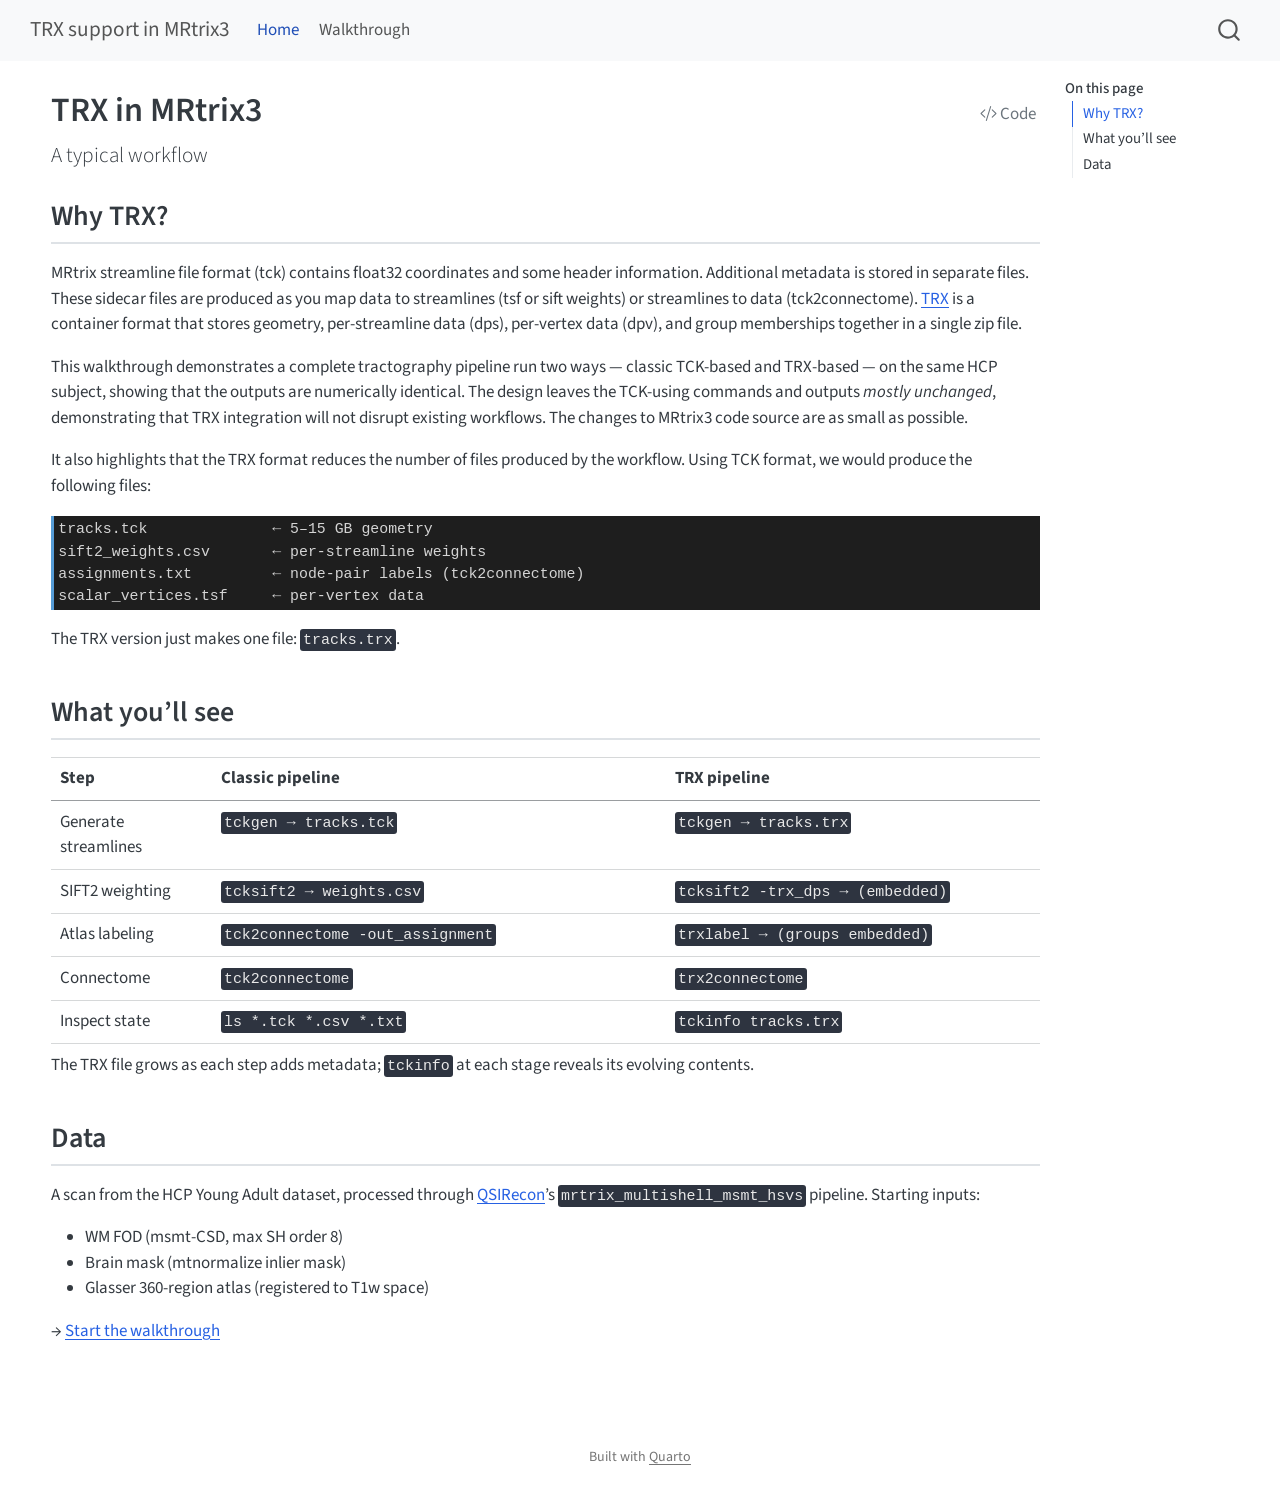
<file: index.html>
<!DOCTYPE html>
<html xmlns="http://www.w3.org/1999/xhtml" lang="en" xml:lang="en"><head>

<meta charset="utf-8">
<meta name="generator" content="quarto-1.8.27">

<meta name="viewport" content="width=device-width, initial-scale=1.0, user-scalable=yes">


<title>TRX in MRtrix3 – TRX support in MRtrix3</title>
<style>
code{white-space: pre-wrap;}
span.smallcaps{font-variant: small-caps;}
div.columns{display: flex; gap: min(4vw, 1.5em);}
div.column{flex: auto; overflow-x: auto;}
div.hanging-indent{margin-left: 1.5em; text-indent: -1.5em;}
ul.task-list{list-style: none;}
ul.task-list li input[type="checkbox"] {
  width: 0.8em;
  margin: 0 0.8em 0.2em -1em; /* quarto-specific, see https://github.com/quarto-dev/quarto-cli/issues/4556 */ 
  vertical-align: middle;
}
/* CSS for syntax highlighting */
html { -webkit-text-size-adjust: 100%; }
pre > code.sourceCode { white-space: pre; position: relative; }
pre > code.sourceCode > span { display: inline-block; line-height: 1.25; }
pre > code.sourceCode > span:empty { height: 1.2em; }
.sourceCode { overflow: visible; }
code.sourceCode > span { color: inherit; text-decoration: inherit; }
div.sourceCode { margin: 1em 0; }
pre.sourceCode { margin: 0; }
@media screen {
div.sourceCode { overflow: auto; }
}
@media print {
pre > code.sourceCode { white-space: pre-wrap; }
pre > code.sourceCode > span { text-indent: -5em; padding-left: 5em; }
}
pre.numberSource code
  { counter-reset: source-line 0; }
pre.numberSource code > span
  { position: relative; left: -4em; counter-increment: source-line; }
pre.numberSource code > span > a:first-child::before
  { content: counter(source-line);
    position: relative; left: -1em; text-align: right; vertical-align: baseline;
    border: none; display: inline-block;
    -webkit-touch-callout: none; -webkit-user-select: none;
    -khtml-user-select: none; -moz-user-select: none;
    -ms-user-select: none; user-select: none;
    padding: 0 4px; width: 4em;
  }
pre.numberSource { margin-left: 3em;  padding-left: 4px; }
div.sourceCode
  {   }
@media screen {
pre > code.sourceCode > span > a:first-child::before { text-decoration: underline; }
}
</style>


<script src="site_libs/quarto-nav/quarto-nav.js"></script>
<script src="site_libs/quarto-nav/headroom.min.js"></script>
<script src="site_libs/clipboard/clipboard.min.js"></script>
<script src="site_libs/quarto-search/autocomplete.umd.js"></script>
<script src="site_libs/quarto-search/fuse.min.js"></script>
<script src="site_libs/quarto-search/quarto-search.js"></script>
<meta name="quarto:offset" content="./">
<script src="site_libs/quarto-html/quarto.js" type="module"></script>
<script src="site_libs/quarto-html/tabsets/tabsets.js" type="module"></script>
<script src="site_libs/quarto-html/axe/axe-check.js" type="module"></script>
<script src="site_libs/quarto-html/popper.min.js"></script>
<script src="site_libs/quarto-html/tippy.umd.min.js"></script>
<script src="site_libs/quarto-html/anchor.min.js"></script>
<link href="site_libs/quarto-html/tippy.css" rel="stylesheet">
<link href="site_libs/quarto-html/quarto-syntax-highlighting-9e15f8fb9e1f2f288bfbe28f6ca11029.css" rel="stylesheet" id="quarto-text-highlighting-styles">
<script src="site_libs/bootstrap/bootstrap.min.js"></script>
<link href="site_libs/bootstrap/bootstrap-icons.css" rel="stylesheet">
<link href="site_libs/bootstrap/bootstrap-72114ad2bd1752a9d77d1aa982438b96.min.css" rel="stylesheet" append-hash="true" id="quarto-bootstrap" data-mode="light">
<script id="quarto-search-options" type="application/json">{
  "location": "navbar",
  "copy-button": false,
  "collapse-after": 3,
  "panel-placement": "end",
  "type": "overlay",
  "limit": 50,
  "keyboard-shortcut": [
    "f",
    "/",
    "s"
  ],
  "show-item-context": false,
  "language": {
    "search-no-results-text": "No results",
    "search-matching-documents-text": "matching documents",
    "search-copy-link-title": "Copy link to search",
    "search-hide-matches-text": "Hide additional matches",
    "search-more-match-text": "more match in this document",
    "search-more-matches-text": "more matches in this document",
    "search-clear-button-title": "Clear",
    "search-text-placeholder": "",
    "search-detached-cancel-button-title": "Cancel",
    "search-submit-button-title": "Submit",
    "search-label": "Search"
  }
}</script>
<style>html{ scroll-behavior: smooth; }</style>


<link rel="stylesheet" href="styles.css">
</head>

<body class="nav-fixed quarto-light">

<div id="quarto-search-results"></div>
  <header id="quarto-header" class="headroom fixed-top">
    <nav class="navbar navbar-expand-lg " data-bs-theme="dark">
      <div class="navbar-container container-fluid">
      <div class="navbar-brand-container mx-auto">
    <a class="navbar-brand" href="./index.html">
    <span class="navbar-title">TRX support in MRtrix3</span>
    </a>
  </div>
            <div id="quarto-search" class="" title="Search"></div>
          <button class="navbar-toggler" type="button" data-bs-toggle="collapse" data-bs-target="#navbarCollapse" aria-controls="navbarCollapse" role="menu" aria-expanded="false" aria-label="Toggle navigation" onclick="if (window.quartoToggleHeadroom) { window.quartoToggleHeadroom(); }">
  <span class="navbar-toggler-icon"></span>
</button>
          <div class="collapse navbar-collapse" id="navbarCollapse">
            <ul class="navbar-nav navbar-nav-scroll me-auto">
  <li class="nav-item">
    <a class="nav-link active" href="./index.html" aria-current="page"> 
<span class="menu-text">Home</span></a>
  </li>  
  <li class="nav-item">
    <a class="nav-link" href="./walkthrough.html"> 
<span class="menu-text">Walkthrough</span></a>
  </li>  
</ul>
          </div> <!-- /navcollapse -->
            <div class="quarto-navbar-tools">
</div>
      </div> <!-- /container-fluid -->
    </nav>
</header>
<!-- content -->
<div id="quarto-content" class="quarto-container page-columns page-rows-contents page-layout-article page-navbar">
<!-- sidebar -->
<!-- margin-sidebar -->
    <div id="quarto-margin-sidebar" class="sidebar margin-sidebar">
        <nav id="TOC" role="doc-toc" class="toc-active">
    <h2 id="toc-title">On this page</h2>
   
  <ul>
  <li><a href="#why-trx" id="toc-why-trx" class="nav-link active" data-scroll-target="#why-trx">Why TRX?</a></li>
  <li><a href="#what-youll-see" id="toc-what-youll-see" class="nav-link" data-scroll-target="#what-youll-see">What you’ll see</a></li>
  <li><a href="#data" id="toc-data" class="nav-link" data-scroll-target="#data">Data</a></li>
  </ul>
</nav>
    </div>
<!-- main -->
<main class="content" id="quarto-document-content">

<header id="title-block-header" class="quarto-title-block default">
<div class="quarto-title">
<div class="quarto-title-block"><div><h1 class="title">TRX in MRtrix3</h1><button type="button" class="btn code-tools-button" id="quarto-code-tools-source"><i class="bi"></i> Code</button></div></div>
<p class="subtitle lead">A typical workflow</p>
</div>



<div class="quarto-title-meta">

    
  
    
  </div>
  


</header>


<section id="why-trx" class="level2">
<h2 class="anchored" data-anchor-id="why-trx">Why TRX?</h2>
<p>MRtrix streamline file format (tck) contains float32 coordinates and some header information. Additional metadata is stored in separate files. These sidecar files are produced as you map data to streamlines (tsf or sift weights) or streamlines to data (tck2connectome). <strong><a href="https://github.com/tee-ar-ex/trx-spec">TRX</a></strong> is a container format that stores geometry, per-streamline data (dps), per-vertex data (dpv), and group memberships together in a single zip file.</p>
<p>This walkthrough demonstrates a complete tractography pipeline run two ways — classic TCK-based and TRX-based — on the same HCP subject, showing that the outputs are numerically identical. The design leaves the TCK-using commands and outputs <em>mostly unchanged</em>, demonstrating that TRX integration will not disrupt existing workflows. The changes to MRtrix3 code source are as small as possible.</p>
<p>It also highlights that the TRX format reduces the number of files produced by the workflow. Using TCK format, we would produce the following files:</p>
<pre><code>tracks.tck              ← 5–15 GB geometry
sift2_weights.csv       ← per-streamline weights
assignments.txt         ← node-pair labels (tck2connectome)
scalar_vertices.tsf     ← per-vertex data</code></pre>
<p>The TRX version just makes one file: <code>tracks.trx</code>.</p>
</section>
<section id="what-youll-see" class="level2">
<h2 class="anchored" data-anchor-id="what-youll-see">What you’ll see</h2>
<table class="caption-top table">
<colgroup>
<col style="width: 16%">
<col style="width: 45%">
<col style="width: 37%">
</colgroup>
<thead>
<tr class="header">
<th>Step</th>
<th>Classic pipeline</th>
<th>TRX pipeline</th>
</tr>
</thead>
<tbody>
<tr class="odd">
<td>Generate streamlines</td>
<td><code>tckgen → tracks.tck</code></td>
<td><code>tckgen → tracks.trx</code></td>
</tr>
<tr class="even">
<td>SIFT2 weighting</td>
<td><code>tcksift2 → weights.csv</code></td>
<td><code>tcksift2 -trx_dps → (embedded)</code></td>
</tr>
<tr class="odd">
<td>Atlas labeling</td>
<td><code>tck2connectome -out_assignment</code></td>
<td><code>trxlabel → (groups embedded)</code></td>
</tr>
<tr class="even">
<td>Connectome</td>
<td><code>tck2connectome</code></td>
<td><code>trx2connectome</code></td>
</tr>
<tr class="odd">
<td>Inspect state</td>
<td><code>ls *.tck *.csv *.txt</code></td>
<td><code>tckinfo tracks.trx</code></td>
</tr>
</tbody>
</table>
<p>The TRX file grows as each step adds metadata; <code>tckinfo</code> at each stage reveals its evolving contents.</p>
</section>
<section id="data" class="level2">
<h2 class="anchored" data-anchor-id="data">Data</h2>
<p>A scan from the HCP Young Adult dataset, processed through <a href="https://qsirecon.readthedocs.io">QSIRecon</a>’s <code>mrtrix_multishell_msmt_hsvs</code> pipeline. Starting inputs:</p>
<ul>
<li>WM FOD (msmt-CSD, max SH order 8)</li>
<li>Brain mask (mtnormalize inlier mask)</li>
<li>Glasser 360-region atlas (registered to T1w space)</li>
</ul>
<p>→ <a href="./walkthrough.html">Start the walkthrough</a></p>


<!-- -->

</section>

</main> <!-- /main -->
<script id="quarto-html-after-body" type="application/javascript">
  window.document.addEventListener("DOMContentLoaded", function (event) {
    const icon = "";
    const anchorJS = new window.AnchorJS();
    anchorJS.options = {
      placement: 'right',
      icon: icon
    };
    anchorJS.add('.anchored');
    const isCodeAnnotation = (el) => {
      for (const clz of el.classList) {
        if (clz.startsWith('code-annotation-')) {                     
          return true;
        }
      }
      return false;
    }
    const onCopySuccess = function(e) {
      // button target
      const button = e.trigger;
      // don't keep focus
      button.blur();
      // flash "checked"
      button.classList.add('code-copy-button-checked');
      var currentTitle = button.getAttribute("title");
      button.setAttribute("title", "Copied!");
      let tooltip;
      if (window.bootstrap) {
        button.setAttribute("data-bs-toggle", "tooltip");
        button.setAttribute("data-bs-placement", "left");
        button.setAttribute("data-bs-title", "Copied!");
        tooltip = new bootstrap.Tooltip(button, 
          { trigger: "manual", 
            customClass: "code-copy-button-tooltip",
            offset: [0, -8]});
        tooltip.show();    
      }
      setTimeout(function() {
        if (tooltip) {
          tooltip.hide();
          button.removeAttribute("data-bs-title");
          button.removeAttribute("data-bs-toggle");
          button.removeAttribute("data-bs-placement");
        }
        button.setAttribute("title", currentTitle);
        button.classList.remove('code-copy-button-checked');
      }, 1000);
      // clear code selection
      e.clearSelection();
    }
    const getTextToCopy = function(trigger) {
      const outerScaffold = trigger.parentElement.cloneNode(true);
      const codeEl = outerScaffold.querySelector('code');
      for (const childEl of codeEl.children) {
        if (isCodeAnnotation(childEl)) {
          childEl.remove();
        }
      }
      return codeEl.innerText;
    }
    const clipboard = new window.ClipboardJS('.code-copy-button:not([data-in-quarto-modal])', {
      text: getTextToCopy
    });
    clipboard.on('success', onCopySuccess);
    if (window.document.getElementById('quarto-embedded-source-code-modal')) {
      const clipboardModal = new window.ClipboardJS('.code-copy-button[data-in-quarto-modal]', {
        text: getTextToCopy,
        container: window.document.getElementById('quarto-embedded-source-code-modal')
      });
      clipboardModal.on('success', onCopySuccess);
    }
    const viewSource = window.document.getElementById('quarto-view-source') ||
                       window.document.getElementById('quarto-code-tools-source');
    if (viewSource) {
      const sourceUrl = viewSource.getAttribute("data-quarto-source-url");
      viewSource.addEventListener("click", function(e) {
        if (sourceUrl) {
          // rstudio viewer pane
          if (/\bcapabilities=\b/.test(window.location)) {
            window.open(sourceUrl);
          } else {
            window.location.href = sourceUrl;
          }
        } else {
          const modal = new bootstrap.Modal(document.getElementById('quarto-embedded-source-code-modal'));
          modal.show();
        }
        return false;
      });
    }
    function toggleCodeHandler(show) {
      return function(e) {
        const detailsSrc = window.document.querySelectorAll(".cell > details > .sourceCode");
        for (let i=0; i<detailsSrc.length; i++) {
          const details = detailsSrc[i].parentElement;
          if (show) {
            details.open = true;
          } else {
            details.removeAttribute("open");
          }
        }
        const cellCodeDivs = window.document.querySelectorAll(".cell > .sourceCode");
        const fromCls = show ? "hidden" : "unhidden";
        const toCls = show ? "unhidden" : "hidden";
        for (let i=0; i<cellCodeDivs.length; i++) {
          const codeDiv = cellCodeDivs[i];
          if (codeDiv.classList.contains(fromCls)) {
            codeDiv.classList.remove(fromCls);
            codeDiv.classList.add(toCls);
          } 
        }
        return false;
      }
    }
    const hideAllCode = window.document.getElementById("quarto-hide-all-code");
    if (hideAllCode) {
      hideAllCode.addEventListener("click", toggleCodeHandler(false));
    }
    const showAllCode = window.document.getElementById("quarto-show-all-code");
    if (showAllCode) {
      showAllCode.addEventListener("click", toggleCodeHandler(true));
    }
      var localhostRegex = new RegExp(/^(?:http|https):\/\/localhost\:?[0-9]*\//);
      var mailtoRegex = new RegExp(/^mailto:/);
        var filterRegex = new RegExp("https:\/\/PennLINC\.github\.io\/mrtrix-trx-integration\/");
      var isInternal = (href) => {
          return filterRegex.test(href) || localhostRegex.test(href) || mailtoRegex.test(href);
      }
      // Inspect non-navigation links and adorn them if external
     var links = window.document.querySelectorAll('a[href]:not(.nav-link):not(.navbar-brand):not(.toc-action):not(.sidebar-link):not(.sidebar-item-toggle):not(.pagination-link):not(.no-external):not([aria-hidden]):not(.dropdown-item):not(.quarto-navigation-tool):not(.about-link)');
      for (var i=0; i<links.length; i++) {
        const link = links[i];
        if (!isInternal(link.href)) {
          // undo the damage that might have been done by quarto-nav.js in the case of
          // links that we want to consider external
          if (link.dataset.originalHref !== undefined) {
            link.href = link.dataset.originalHref;
          }
        }
      }
    function tippyHover(el, contentFn, onTriggerFn, onUntriggerFn) {
      const config = {
        allowHTML: true,
        maxWidth: 500,
        delay: 100,
        arrow: false,
        appendTo: function(el) {
            return el.parentElement;
        },
        interactive: true,
        interactiveBorder: 10,
        theme: 'quarto',
        placement: 'bottom-start',
      };
      if (contentFn) {
        config.content = contentFn;
      }
      if (onTriggerFn) {
        config.onTrigger = onTriggerFn;
      }
      if (onUntriggerFn) {
        config.onUntrigger = onUntriggerFn;
      }
      window.tippy(el, config); 
    }
    const noterefs = window.document.querySelectorAll('a[role="doc-noteref"]');
    for (var i=0; i<noterefs.length; i++) {
      const ref = noterefs[i];
      tippyHover(ref, function() {
        // use id or data attribute instead here
        let href = ref.getAttribute('data-footnote-href') || ref.getAttribute('href');
        try { href = new URL(href).hash; } catch {}
        const id = href.replace(/^#\/?/, "");
        const note = window.document.getElementById(id);
        if (note) {
          return note.innerHTML;
        } else {
          return "";
        }
      });
    }
    const xrefs = window.document.querySelectorAll('a.quarto-xref');
    const processXRef = (id, note) => {
      // Strip column container classes
      const stripColumnClz = (el) => {
        el.classList.remove("page-full", "page-columns");
        if (el.children) {
          for (const child of el.children) {
            stripColumnClz(child);
          }
        }
      }
      stripColumnClz(note)
      if (id === null || id.startsWith('sec-')) {
        // Special case sections, only their first couple elements
        const container = document.createElement("div");
        if (note.children && note.children.length > 2) {
          container.appendChild(note.children[0].cloneNode(true));
          for (let i = 1; i < note.children.length; i++) {
            const child = note.children[i];
            if (child.tagName === "P" && child.innerText === "") {
              continue;
            } else {
              container.appendChild(child.cloneNode(true));
              break;
            }
          }
          if (window.Quarto?.typesetMath) {
            window.Quarto.typesetMath(container);
          }
          return container.innerHTML
        } else {
          if (window.Quarto?.typesetMath) {
            window.Quarto.typesetMath(note);
          }
          return note.innerHTML;
        }
      } else {
        // Remove any anchor links if they are present
        const anchorLink = note.querySelector('a.anchorjs-link');
        if (anchorLink) {
          anchorLink.remove();
        }
        if (window.Quarto?.typesetMath) {
          window.Quarto.typesetMath(note);
        }
        if (note.classList.contains("callout")) {
          return note.outerHTML;
        } else {
          return note.innerHTML;
        }
      }
    }
    for (var i=0; i<xrefs.length; i++) {
      const xref = xrefs[i];
      tippyHover(xref, undefined, function(instance) {
        instance.disable();
        let url = xref.getAttribute('href');
        let hash = undefined; 
        if (url.startsWith('#')) {
          hash = url;
        } else {
          try { hash = new URL(url).hash; } catch {}
        }
        if (hash) {
          const id = hash.replace(/^#\/?/, "");
          const note = window.document.getElementById(id);
          if (note !== null) {
            try {
              const html = processXRef(id, note.cloneNode(true));
              instance.setContent(html);
            } finally {
              instance.enable();
              instance.show();
            }
          } else {
            // See if we can fetch this
            fetch(url.split('#')[0])
            .then(res => res.text())
            .then(html => {
              const parser = new DOMParser();
              const htmlDoc = parser.parseFromString(html, "text/html");
              const note = htmlDoc.getElementById(id);
              if (note !== null) {
                const html = processXRef(id, note);
                instance.setContent(html);
              } 
            }).finally(() => {
              instance.enable();
              instance.show();
            });
          }
        } else {
          // See if we can fetch a full url (with no hash to target)
          // This is a special case and we should probably do some content thinning / targeting
          fetch(url)
          .then(res => res.text())
          .then(html => {
            const parser = new DOMParser();
            const htmlDoc = parser.parseFromString(html, "text/html");
            const note = htmlDoc.querySelector('main.content');
            if (note !== null) {
              // This should only happen for chapter cross references
              // (since there is no id in the URL)
              // remove the first header
              if (note.children.length > 0 && note.children[0].tagName === "HEADER") {
                note.children[0].remove();
              }
              const html = processXRef(null, note);
              instance.setContent(html);
            } 
          }).finally(() => {
            instance.enable();
            instance.show();
          });
        }
      }, function(instance) {
      });
    }
        let selectedAnnoteEl;
        const selectorForAnnotation = ( cell, annotation) => {
          let cellAttr = 'data-code-cell="' + cell + '"';
          let lineAttr = 'data-code-annotation="' +  annotation + '"';
          const selector = 'span[' + cellAttr + '][' + lineAttr + ']';
          return selector;
        }
        const selectCodeLines = (annoteEl) => {
          const doc = window.document;
          const targetCell = annoteEl.getAttribute("data-target-cell");
          const targetAnnotation = annoteEl.getAttribute("data-target-annotation");
          const annoteSpan = window.document.querySelector(selectorForAnnotation(targetCell, targetAnnotation));
          const lines = annoteSpan.getAttribute("data-code-lines").split(",");
          const lineIds = lines.map((line) => {
            return targetCell + "-" + line;
          })
          let top = null;
          let height = null;
          let parent = null;
          if (lineIds.length > 0) {
              //compute the position of the single el (top and bottom and make a div)
              const el = window.document.getElementById(lineIds[0]);
              top = el.offsetTop;
              height = el.offsetHeight;
              parent = el.parentElement.parentElement;
            if (lineIds.length > 1) {
              const lastEl = window.document.getElementById(lineIds[lineIds.length - 1]);
              const bottom = lastEl.offsetTop + lastEl.offsetHeight;
              height = bottom - top;
            }
            if (top !== null && height !== null && parent !== null) {
              // cook up a div (if necessary) and position it 
              let div = window.document.getElementById("code-annotation-line-highlight");
              if (div === null) {
                div = window.document.createElement("div");
                div.setAttribute("id", "code-annotation-line-highlight");
                div.style.position = 'absolute';
                parent.appendChild(div);
              }
              div.style.top = top - 2 + "px";
              div.style.height = height + 4 + "px";
              div.style.left = 0;
              let gutterDiv = window.document.getElementById("code-annotation-line-highlight-gutter");
              if (gutterDiv === null) {
                gutterDiv = window.document.createElement("div");
                gutterDiv.setAttribute("id", "code-annotation-line-highlight-gutter");
                gutterDiv.style.position = 'absolute';
                const codeCell = window.document.getElementById(targetCell);
                const gutter = codeCell.querySelector('.code-annotation-gutter');
                gutter.appendChild(gutterDiv);
              }
              gutterDiv.style.top = top - 2 + "px";
              gutterDiv.style.height = height + 4 + "px";
            }
            selectedAnnoteEl = annoteEl;
          }
        };
        const unselectCodeLines = () => {
          const elementsIds = ["code-annotation-line-highlight", "code-annotation-line-highlight-gutter"];
          elementsIds.forEach((elId) => {
            const div = window.document.getElementById(elId);
            if (div) {
              div.remove();
            }
          });
          selectedAnnoteEl = undefined;
        };
          // Handle positioning of the toggle
      window.addEventListener(
        "resize",
        throttle(() => {
          elRect = undefined;
          if (selectedAnnoteEl) {
            selectCodeLines(selectedAnnoteEl);
          }
        }, 10)
      );
      function throttle(fn, ms) {
      let throttle = false;
      let timer;
        return (...args) => {
          if(!throttle) { // first call gets through
              fn.apply(this, args);
              throttle = true;
          } else { // all the others get throttled
              if(timer) clearTimeout(timer); // cancel #2
              timer = setTimeout(() => {
                fn.apply(this, args);
                timer = throttle = false;
              }, ms);
          }
        };
      }
        // Attach click handler to the DT
        const annoteDls = window.document.querySelectorAll('dt[data-target-cell]');
        for (const annoteDlNode of annoteDls) {
          annoteDlNode.addEventListener('click', (event) => {
            const clickedEl = event.target;
            if (clickedEl !== selectedAnnoteEl) {
              unselectCodeLines();
              const activeEl = window.document.querySelector('dt[data-target-cell].code-annotation-active');
              if (activeEl) {
                activeEl.classList.remove('code-annotation-active');
              }
              selectCodeLines(clickedEl);
              clickedEl.classList.add('code-annotation-active');
            } else {
              // Unselect the line
              unselectCodeLines();
              clickedEl.classList.remove('code-annotation-active');
            }
          });
        }
    const findCites = (el) => {
      const parentEl = el.parentElement;
      if (parentEl) {
        const cites = parentEl.dataset.cites;
        if (cites) {
          return {
            el,
            cites: cites.split(' ')
          };
        } else {
          return findCites(el.parentElement)
        }
      } else {
        return undefined;
      }
    };
    var bibliorefs = window.document.querySelectorAll('a[role="doc-biblioref"]');
    for (var i=0; i<bibliorefs.length; i++) {
      const ref = bibliorefs[i];
      const citeInfo = findCites(ref);
      if (citeInfo) {
        tippyHover(citeInfo.el, function() {
          var popup = window.document.createElement('div');
          citeInfo.cites.forEach(function(cite) {
            var citeDiv = window.document.createElement('div');
            citeDiv.classList.add('hanging-indent');
            citeDiv.classList.add('csl-entry');
            var biblioDiv = window.document.getElementById('ref-' + cite);
            if (biblioDiv) {
              citeDiv.innerHTML = biblioDiv.innerHTML;
            }
            popup.appendChild(citeDiv);
          });
          return popup.innerHTML;
        });
      }
    }
  });
  </script><div class="modal fade" id="quarto-embedded-source-code-modal" tabindex="-1" aria-labelledby="quarto-embedded-source-code-modal-label" aria-hidden="true"><div class="modal-dialog modal-dialog-scrollable"><div class="modal-content"><div class="modal-header"><h5 class="modal-title" id="quarto-embedded-source-code-modal-label">Source Code</h5><button class="btn-close" data-bs-dismiss="modal"></button></div><div class="modal-body"><div class="">
<div class="code-copy-outer-scaffold"><div class="sourceCode" id="cb2" data-shortcodes="false"><pre class="sourceCode markdown code-with-copy"><code class="sourceCode markdown"><span id="cb2-1"><a href="#cb2-1" aria-hidden="true" tabindex="-1"></a><span class="co">---</span></span>
<span id="cb2-2"><a href="#cb2-2" aria-hidden="true" tabindex="-1"></a><span class="an">title:</span><span class="co"> "TRX in MRtrix3"</span></span>
<span id="cb2-3"><a href="#cb2-3" aria-hidden="true" tabindex="-1"></a><span class="an">subtitle:</span><span class="co"> "A typical workflow"</span></span>
<span id="cb2-4"><a href="#cb2-4" aria-hidden="true" tabindex="-1"></a><span class="co">---</span></span>
<span id="cb2-5"><a href="#cb2-5" aria-hidden="true" tabindex="-1"></a></span>
<span id="cb2-6"><a href="#cb2-6" aria-hidden="true" tabindex="-1"></a><span class="fu">## Why TRX?</span></span>
<span id="cb2-7"><a href="#cb2-7" aria-hidden="true" tabindex="-1"></a></span>
<span id="cb2-8"><a href="#cb2-8" aria-hidden="true" tabindex="-1"></a>MRtrix streamline file format (tck) contains float32 coordinates and some header information. Additional metadata is stored in separate files. These sidecar files are produced as you map data to streamlines (tsf or sift weights) or streamlines to data (tck2connectome). **[TRX](https://github.com/tee-ar-ex/trx-spec)** is a container format that stores geometry, per-streamline data (dps), per-vertex data (dpv), and group memberships together in a single zip file.</span>
<span id="cb2-9"><a href="#cb2-9" aria-hidden="true" tabindex="-1"></a></span>
<span id="cb2-10"><a href="#cb2-10" aria-hidden="true" tabindex="-1"></a>This walkthrough demonstrates a complete tractography pipeline run two ways — classic TCK-based and TRX-based — on the same HCP subject, showing that the outputs are numerically identical.</span>
<span id="cb2-11"><a href="#cb2-11" aria-hidden="true" tabindex="-1"></a>The design leaves the TCK-using commands and outputs _mostly unchanged_, demonstrating that TRX integration will not</span>
<span id="cb2-12"><a href="#cb2-12" aria-hidden="true" tabindex="-1"></a>disrupt existing workflows. The changes to MRtrix3 code source are as small as possible.</span>
<span id="cb2-13"><a href="#cb2-13" aria-hidden="true" tabindex="-1"></a></span>
<span id="cb2-14"><a href="#cb2-14" aria-hidden="true" tabindex="-1"></a>It also highlights that the TRX format reduces the number of files produced by the workflow.</span>
<span id="cb2-15"><a href="#cb2-15" aria-hidden="true" tabindex="-1"></a>Using TCK format, we would produce the following files:</span>
<span id="cb2-16"><a href="#cb2-16" aria-hidden="true" tabindex="-1"></a></span>
<span id="cb2-17"><a href="#cb2-17" aria-hidden="true" tabindex="-1"></a><span class="in">```</span></span>
<span id="cb2-18"><a href="#cb2-18" aria-hidden="true" tabindex="-1"></a><span class="in">tracks.tck              ← 5–15 GB geometry</span></span>
<span id="cb2-19"><a href="#cb2-19" aria-hidden="true" tabindex="-1"></a><span class="in">sift2_weights.csv       ← per-streamline weights</span></span>
<span id="cb2-20"><a href="#cb2-20" aria-hidden="true" tabindex="-1"></a><span class="in">assignments.txt         ← node-pair labels (tck2connectome)</span></span>
<span id="cb2-21"><a href="#cb2-21" aria-hidden="true" tabindex="-1"></a><span class="in">scalar_vertices.tsf     ← per-vertex data</span></span>
<span id="cb2-22"><a href="#cb2-22" aria-hidden="true" tabindex="-1"></a><span class="in">```</span></span>
<span id="cb2-23"><a href="#cb2-23" aria-hidden="true" tabindex="-1"></a></span>
<span id="cb2-24"><a href="#cb2-24" aria-hidden="true" tabindex="-1"></a>The TRX version just makes one file: <span class="in">`tracks.trx`</span>.</span>
<span id="cb2-25"><a href="#cb2-25" aria-hidden="true" tabindex="-1"></a></span>
<span id="cb2-26"><a href="#cb2-26" aria-hidden="true" tabindex="-1"></a><span class="fu">## What you'll see</span></span>
<span id="cb2-27"><a href="#cb2-27" aria-hidden="true" tabindex="-1"></a></span>
<span id="cb2-28"><a href="#cb2-28" aria-hidden="true" tabindex="-1"></a><span class="pp">|</span> Step <span class="pp">|</span> Classic pipeline <span class="pp">|</span> TRX pipeline <span class="pp">|</span></span>
<span id="cb2-29"><a href="#cb2-29" aria-hidden="true" tabindex="-1"></a><span class="pp">|------|-----------------|--------------|</span></span>
<span id="cb2-30"><a href="#cb2-30" aria-hidden="true" tabindex="-1"></a><span class="pp">|</span> Generate streamlines <span class="pp">|</span> <span class="in">`tckgen → tracks.tck`</span> <span class="pp">|</span> <span class="in">`tckgen → tracks.trx`</span> <span class="pp">|</span></span>
<span id="cb2-31"><a href="#cb2-31" aria-hidden="true" tabindex="-1"></a><span class="pp">|</span> SIFT2 weighting <span class="pp">|</span> <span class="in">`tcksift2 → weights.csv`</span> <span class="pp">|</span> <span class="in">`tcksift2 -trx_dps → (embedded)`</span> <span class="pp">|</span></span>
<span id="cb2-32"><a href="#cb2-32" aria-hidden="true" tabindex="-1"></a><span class="pp">|</span> Atlas labeling <span class="pp">|</span> <span class="in">`tck2connectome -out_assignment`</span> <span class="pp">|</span> <span class="in">`trxlabel → (groups embedded)`</span> <span class="pp">|</span></span>
<span id="cb2-33"><a href="#cb2-33" aria-hidden="true" tabindex="-1"></a><span class="pp">|</span> Connectome <span class="pp">|</span> <span class="in">`tck2connectome`</span> <span class="pp">|</span> <span class="in">`trx2connectome`</span> <span class="pp">|</span></span>
<span id="cb2-34"><a href="#cb2-34" aria-hidden="true" tabindex="-1"></a><span class="pp">|</span> Inspect state <span class="pp">|</span> <span class="in">`ls *.tck *.csv *.txt`</span> <span class="pp">|</span> <span class="in">`tckinfo tracks.trx`</span> <span class="pp">|</span></span>
<span id="cb2-35"><a href="#cb2-35" aria-hidden="true" tabindex="-1"></a></span>
<span id="cb2-36"><a href="#cb2-36" aria-hidden="true" tabindex="-1"></a>The TRX file grows as each step adds metadata; <span class="in">`tckinfo`</span> at each stage reveals its evolving contents.</span>
<span id="cb2-37"><a href="#cb2-37" aria-hidden="true" tabindex="-1"></a></span>
<span id="cb2-38"><a href="#cb2-38" aria-hidden="true" tabindex="-1"></a><span class="fu">## Data</span></span>
<span id="cb2-39"><a href="#cb2-39" aria-hidden="true" tabindex="-1"></a></span>
<span id="cb2-40"><a href="#cb2-40" aria-hidden="true" tabindex="-1"></a>A scan from the HCP Young Adult dataset, processed through</span>
<span id="cb2-41"><a href="#cb2-41" aria-hidden="true" tabindex="-1"></a><span class="co">[</span><span class="ot">QSIRecon</span><span class="co">](https://qsirecon.readthedocs.io)</span>'s <span class="in">`mrtrix_multishell_msmt_hsvs`</span> pipeline.</span>
<span id="cb2-42"><a href="#cb2-42" aria-hidden="true" tabindex="-1"></a>Starting inputs:</span>
<span id="cb2-43"><a href="#cb2-43" aria-hidden="true" tabindex="-1"></a></span>
<span id="cb2-44"><a href="#cb2-44" aria-hidden="true" tabindex="-1"></a><span class="ss">- </span>WM FOD (msmt-CSD, max SH order 8)</span>
<span id="cb2-45"><a href="#cb2-45" aria-hidden="true" tabindex="-1"></a><span class="ss">- </span>Brain mask (mtnormalize inlier mask)</span>
<span id="cb2-46"><a href="#cb2-46" aria-hidden="true" tabindex="-1"></a><span class="ss">- </span>Glasser 360-region atlas (registered to T1w space)</span>
<span id="cb2-47"><a href="#cb2-47" aria-hidden="true" tabindex="-1"></a></span>
<span id="cb2-48"><a href="#cb2-48" aria-hidden="true" tabindex="-1"></a>→ <span class="co">[</span><span class="ot">Start the walkthrough</span><span class="co">](walkthrough.qmd)</span></span></code></pre></div><button title="Copy to Clipboard" class="code-copy-button" data-in-quarto-modal=""><i class="bi"></i></button></div>
</div></div></div></div></div>
</div> <!-- /content -->
<footer class="footer">
  <div class="nav-footer">
    <div class="nav-footer-left">
      &nbsp;
    </div>   
    <div class="nav-footer-center">
<p>Built with <a href="https://quarto.org">Quarto</a></p>
</div>
    <div class="nav-footer-right">
      &nbsp;
    </div>
  </div>
</footer>




<script src="site_libs/quarto-html/zenscroll-min.js"></script>
</body></html>
</file>
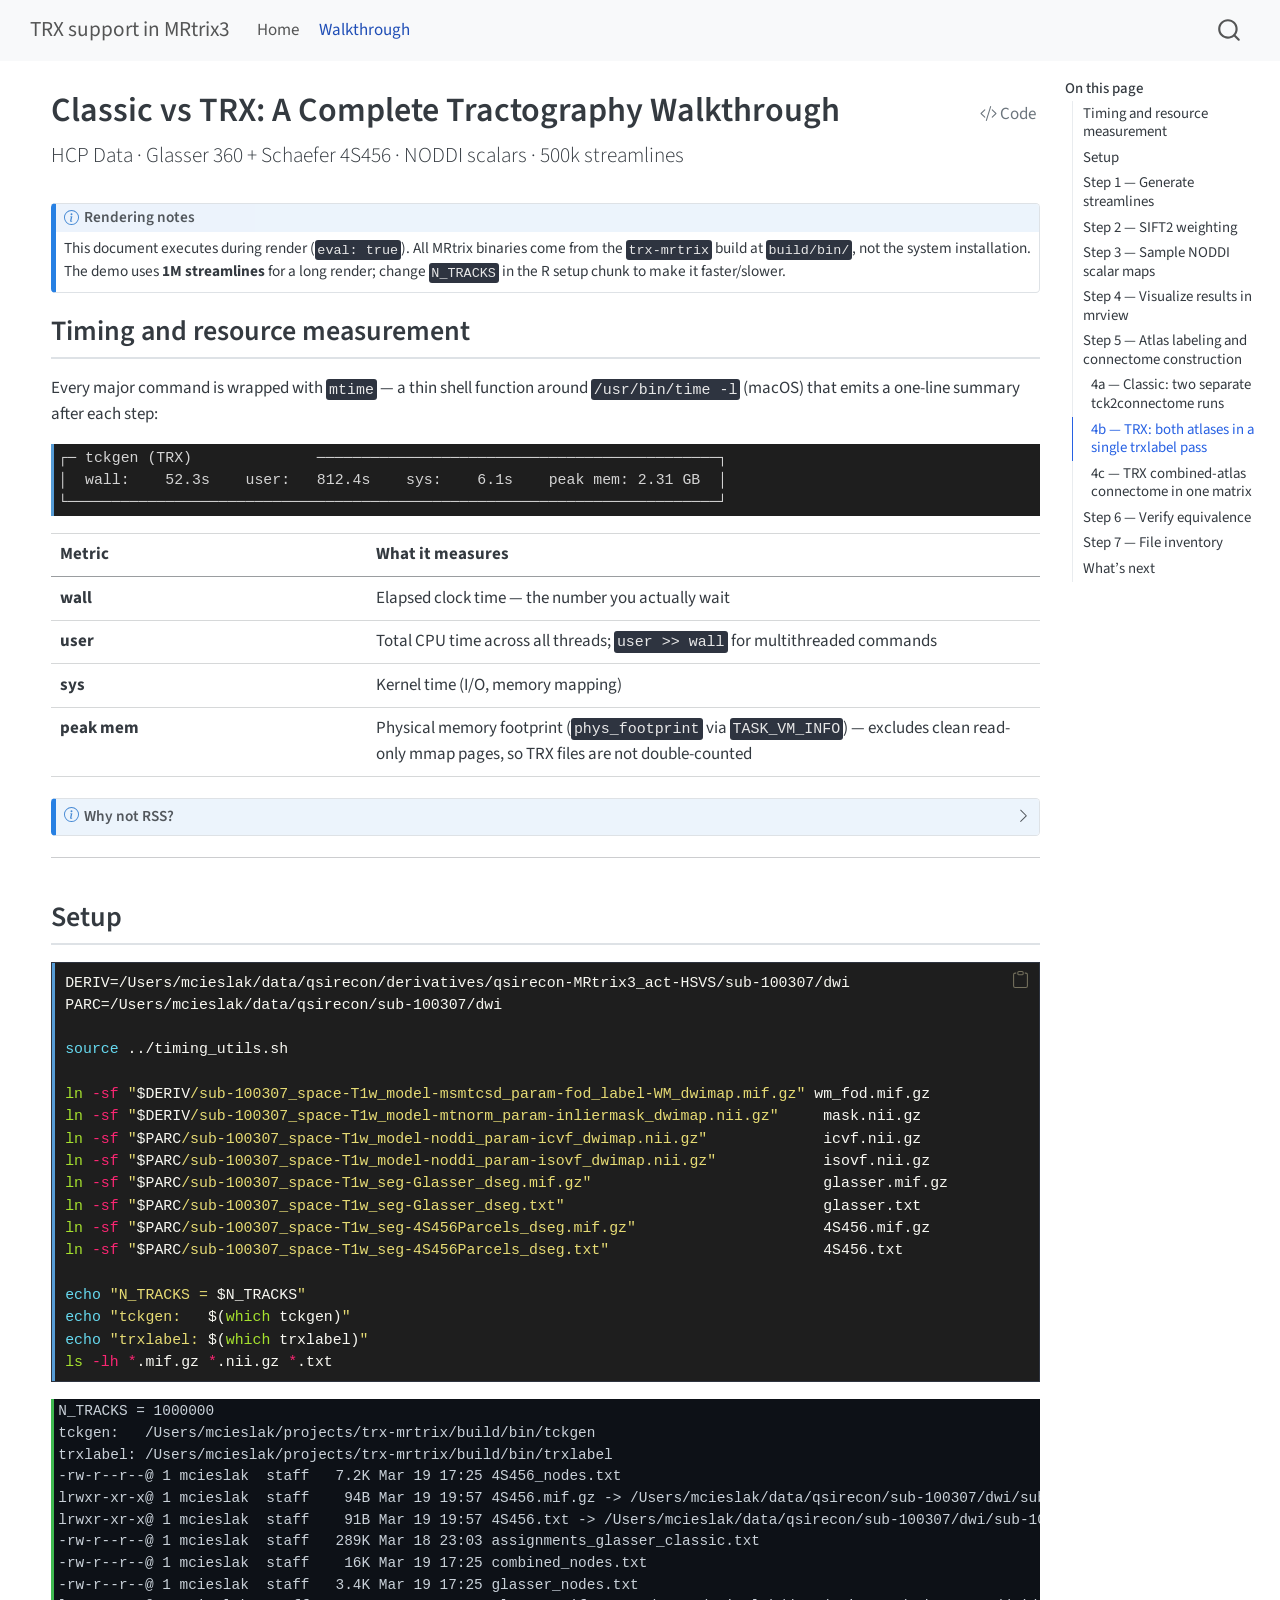
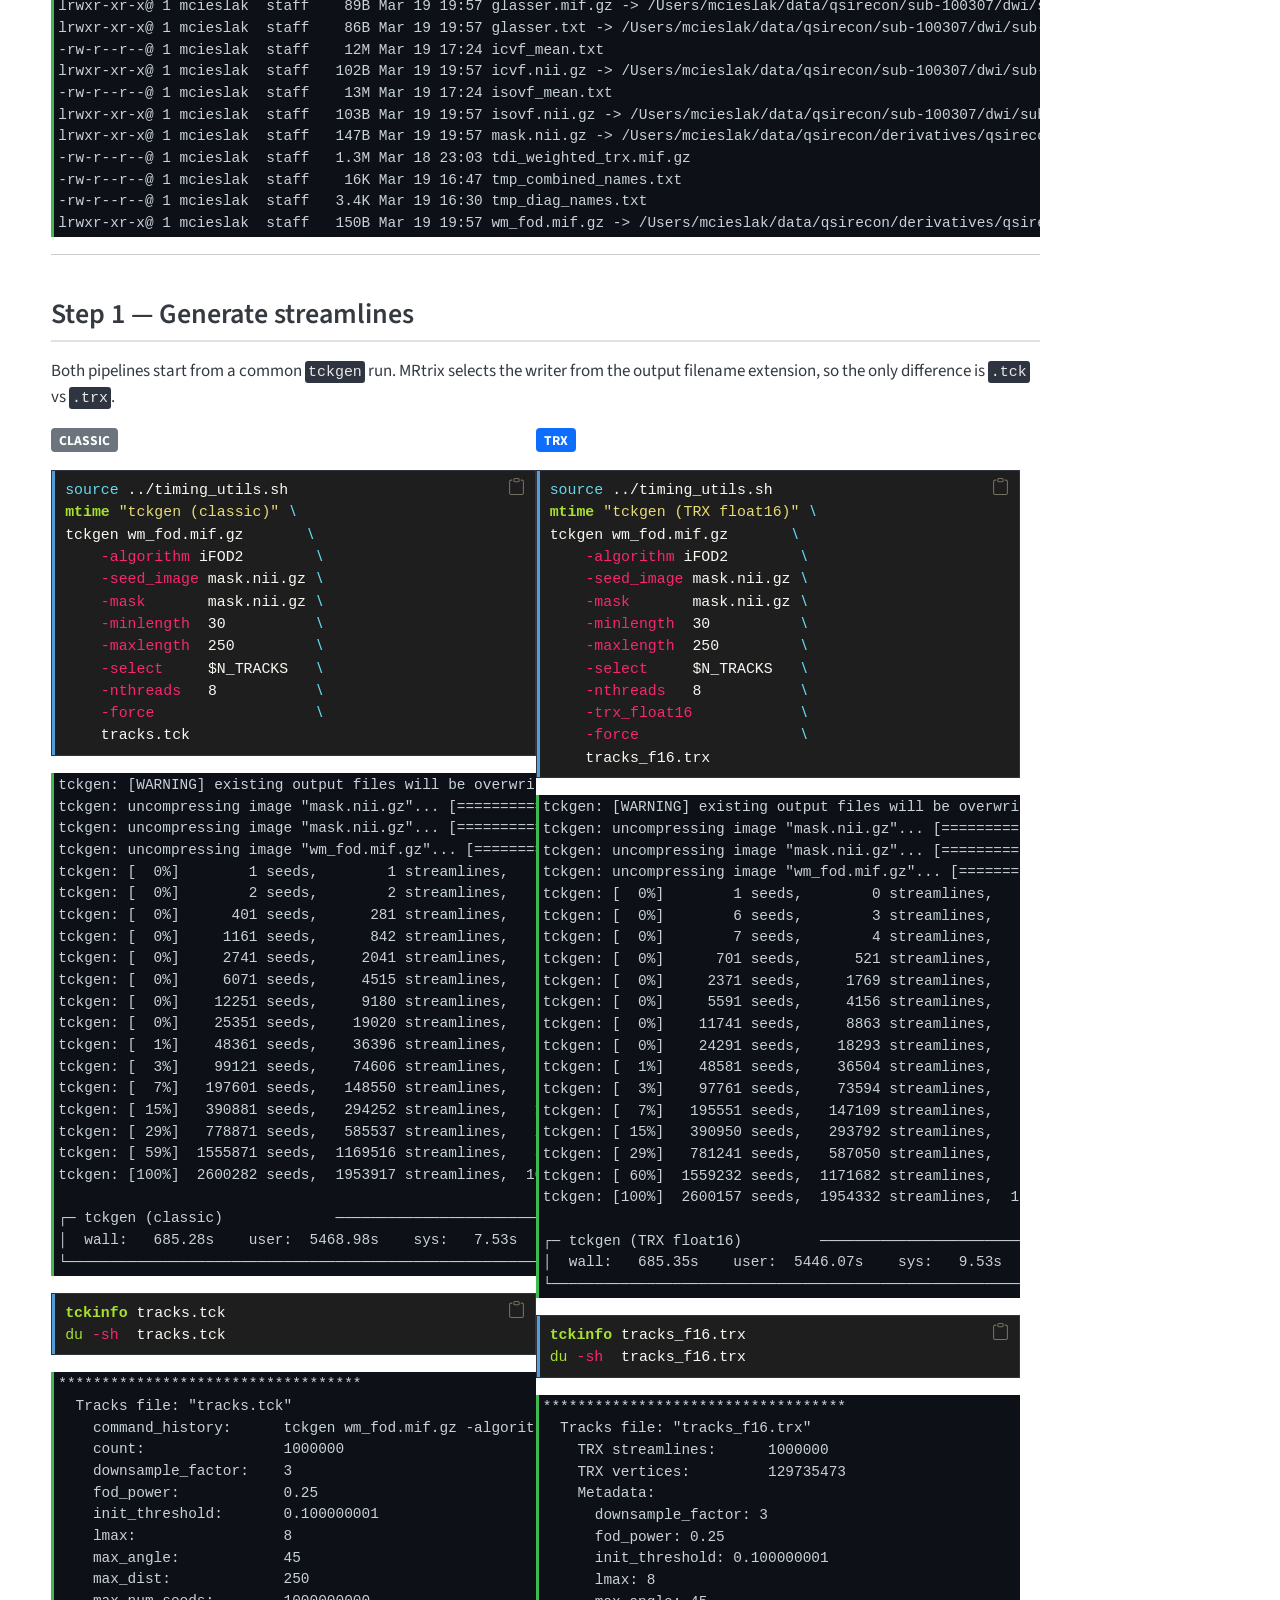
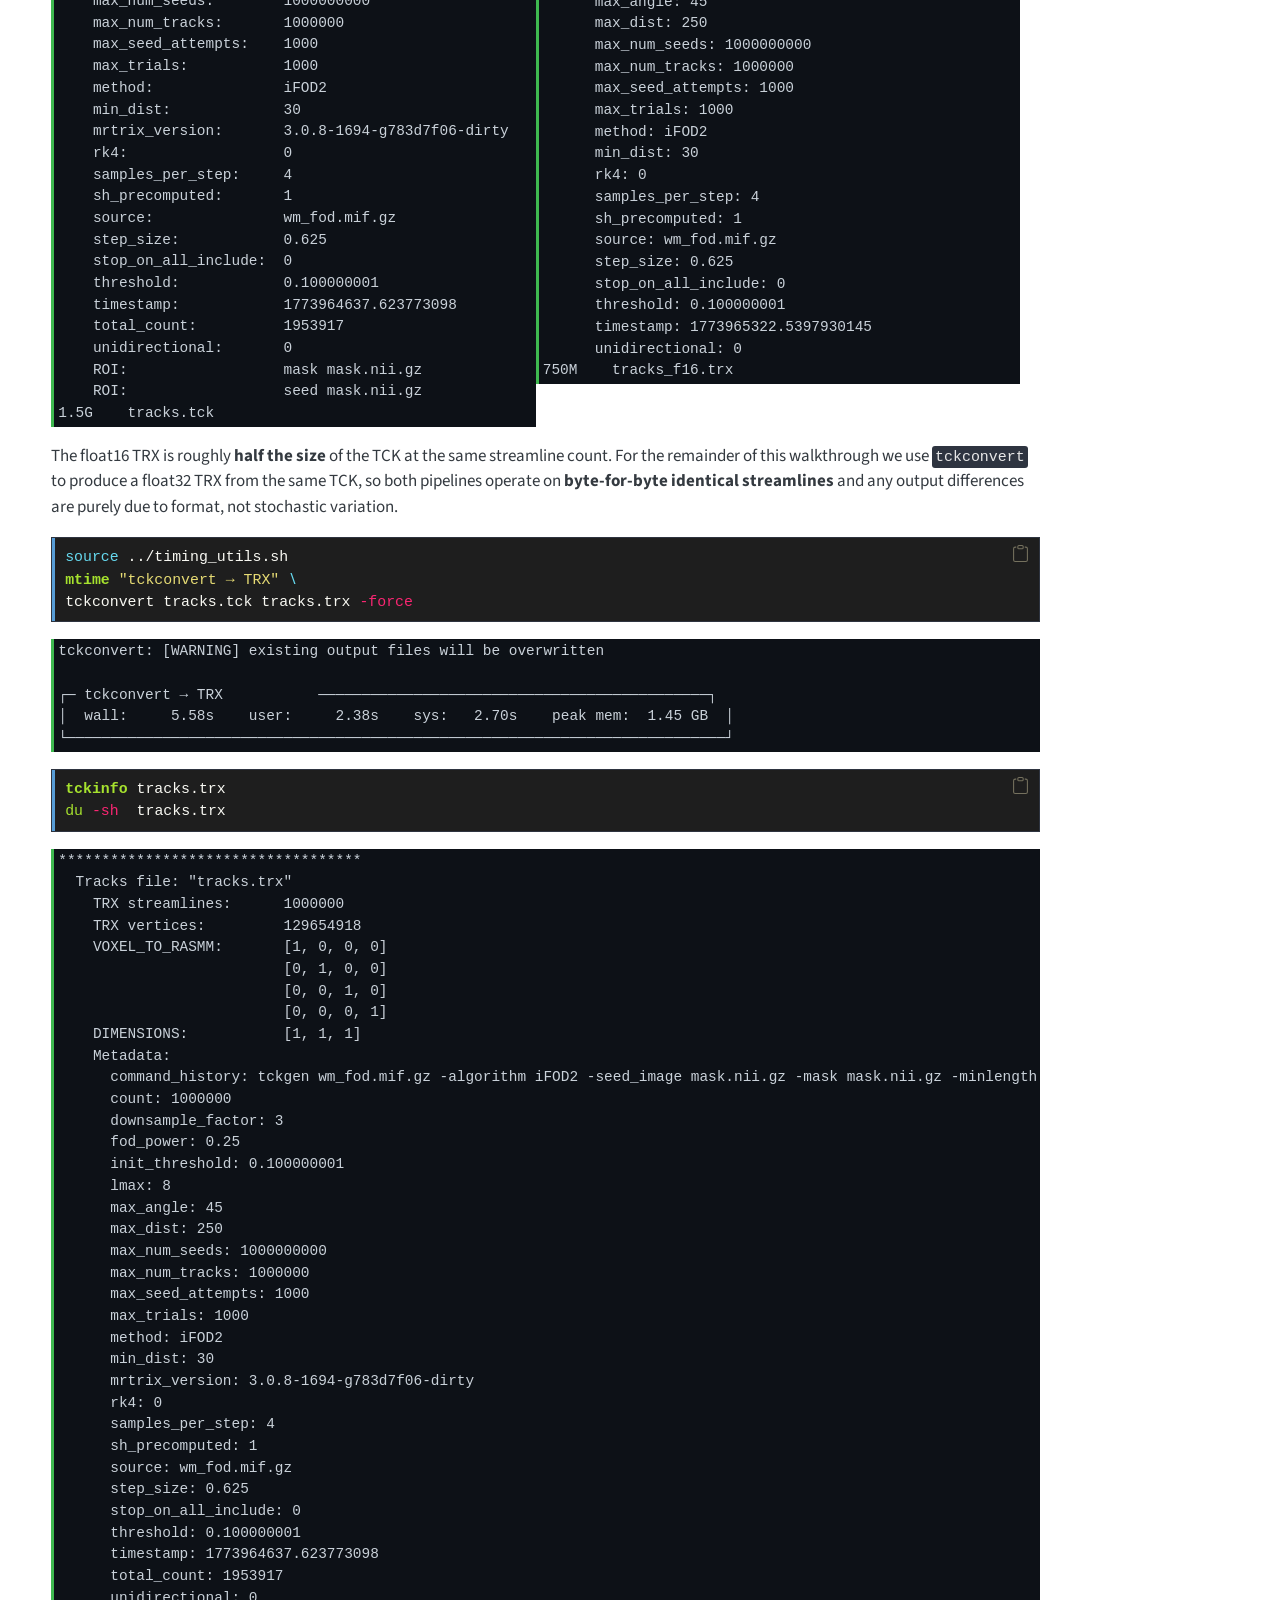
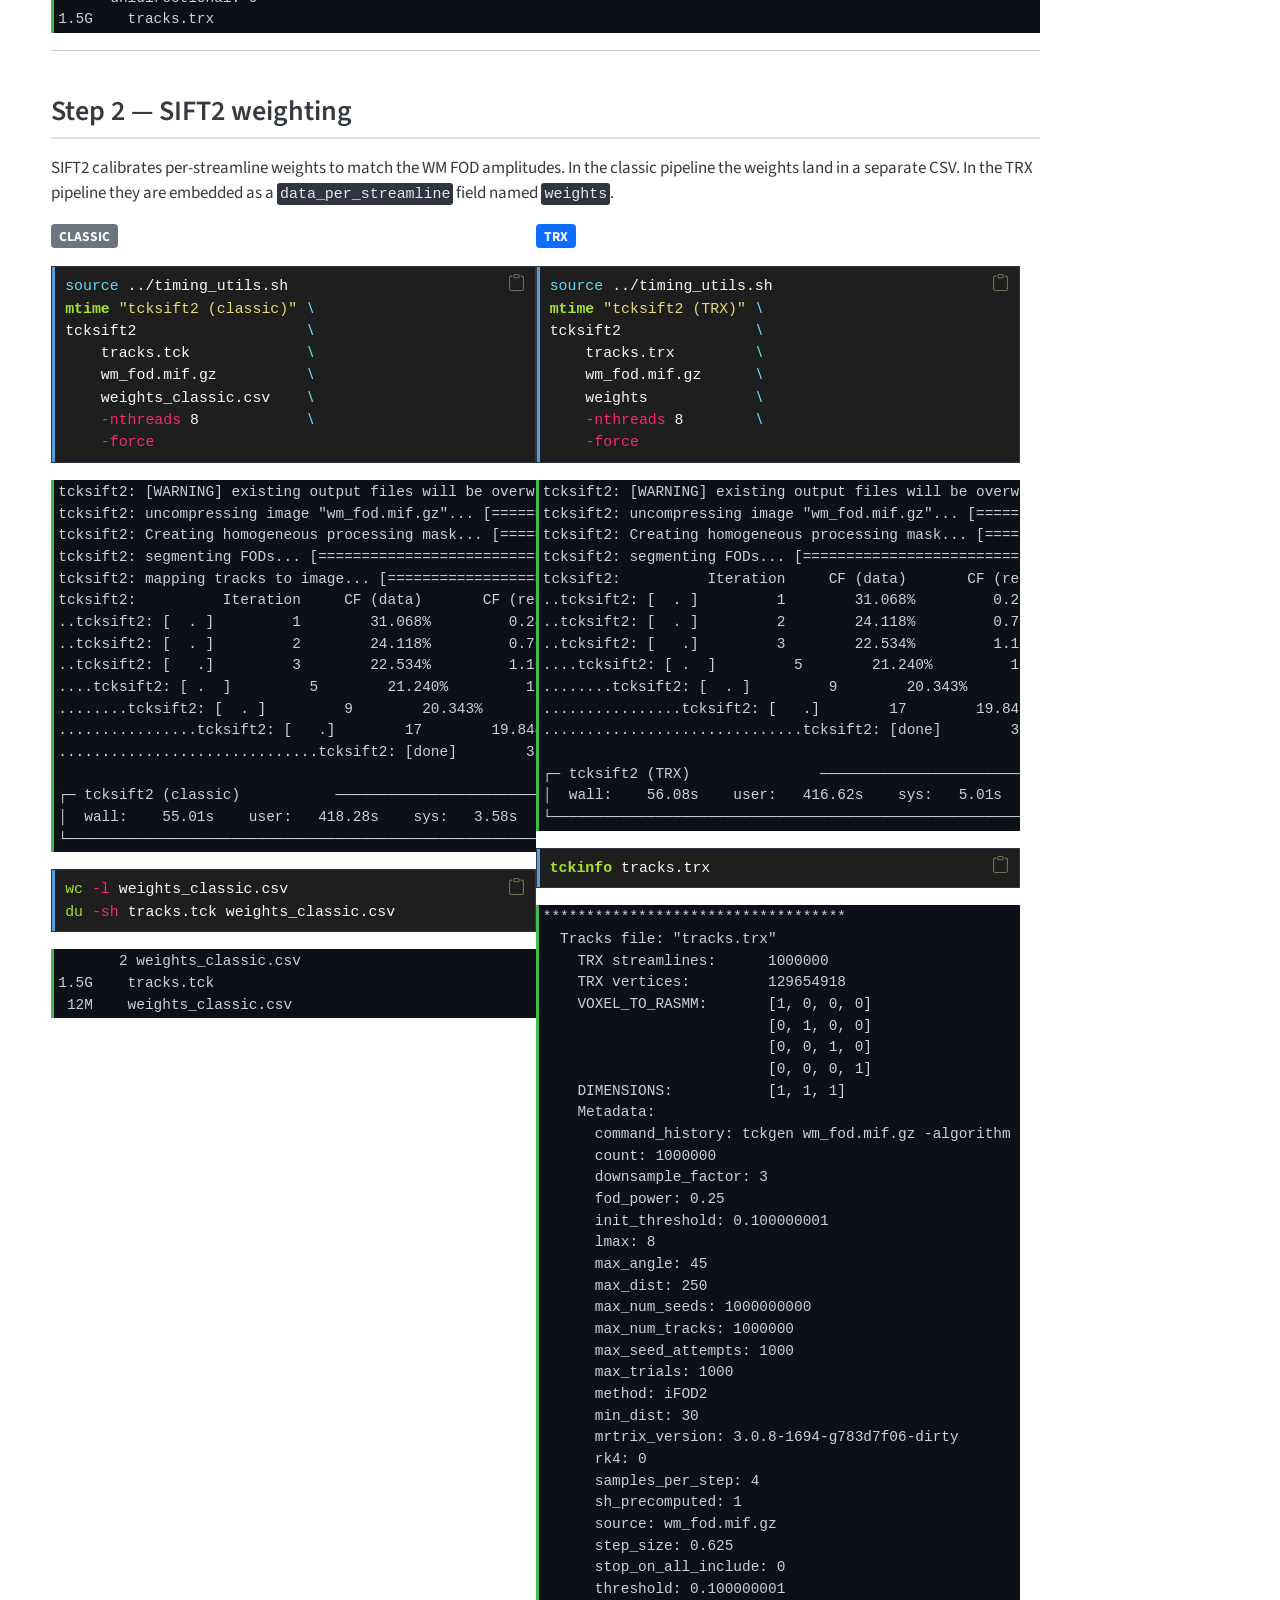
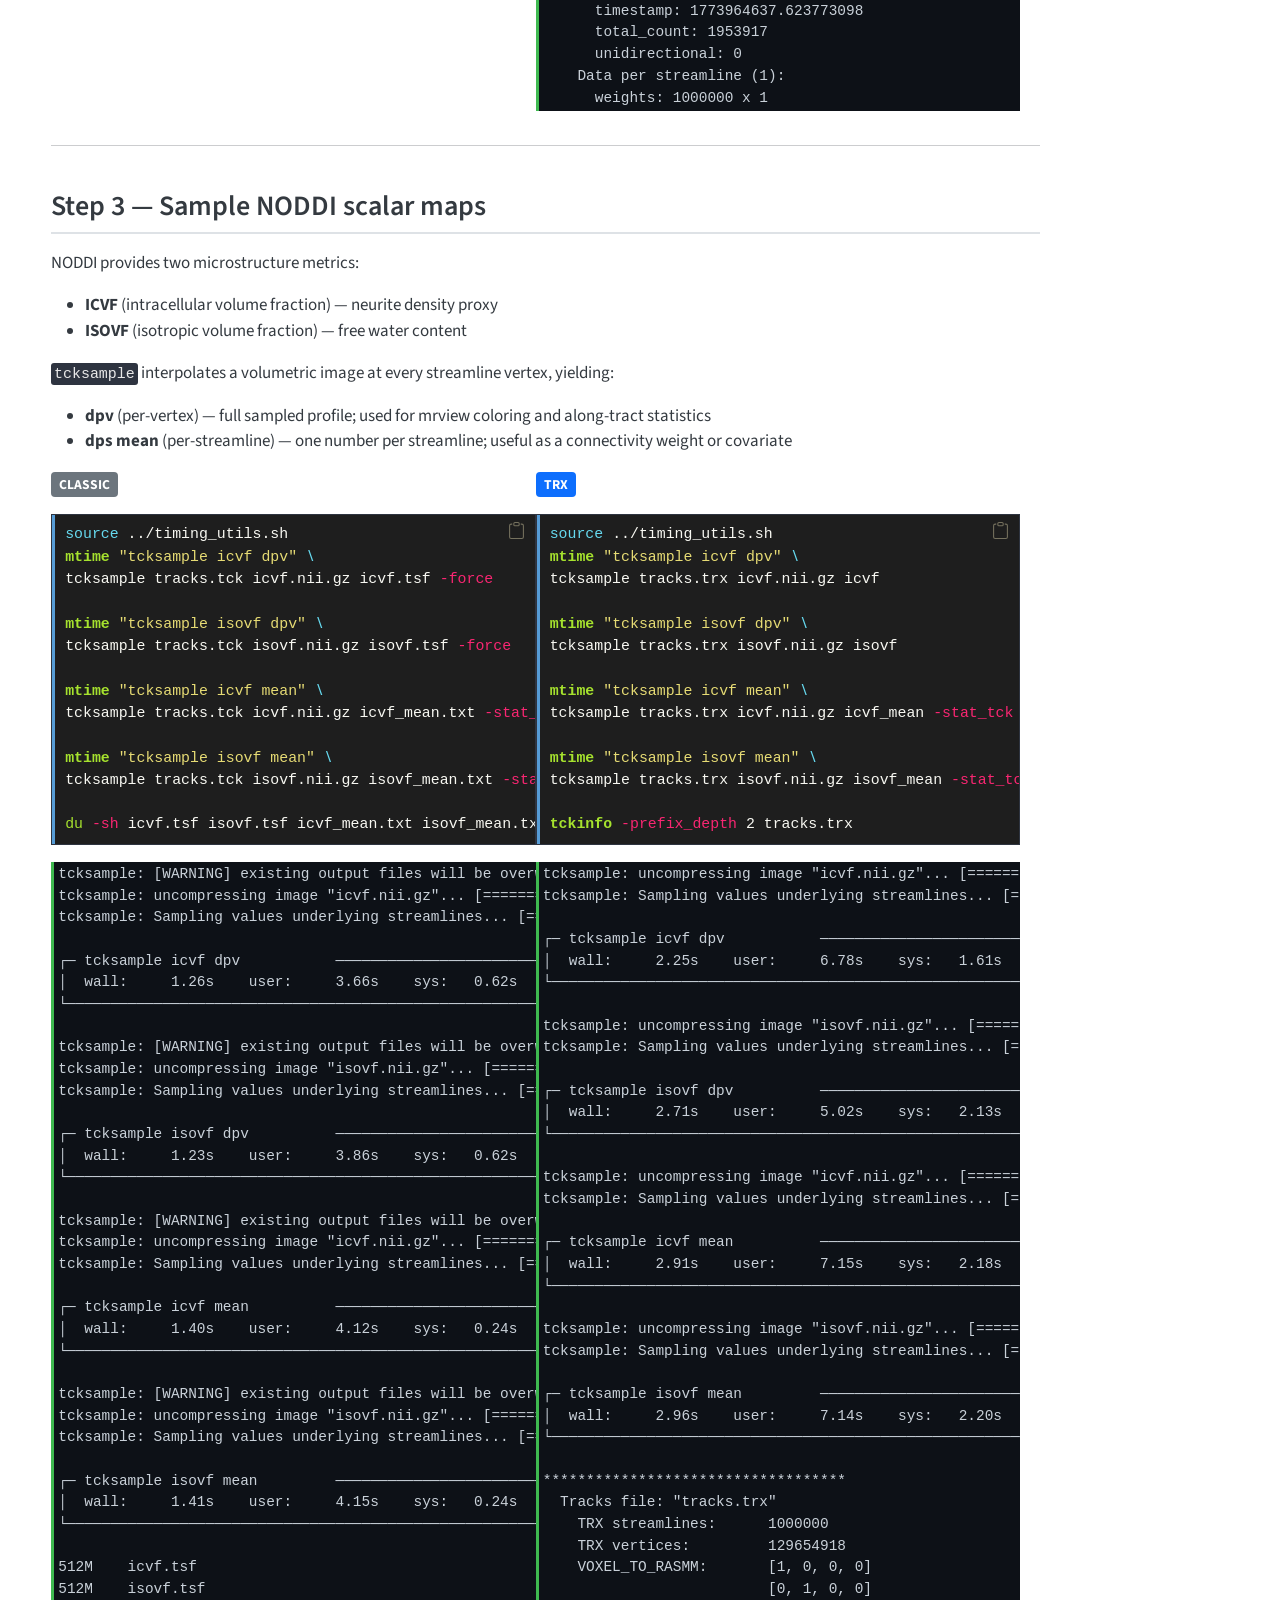
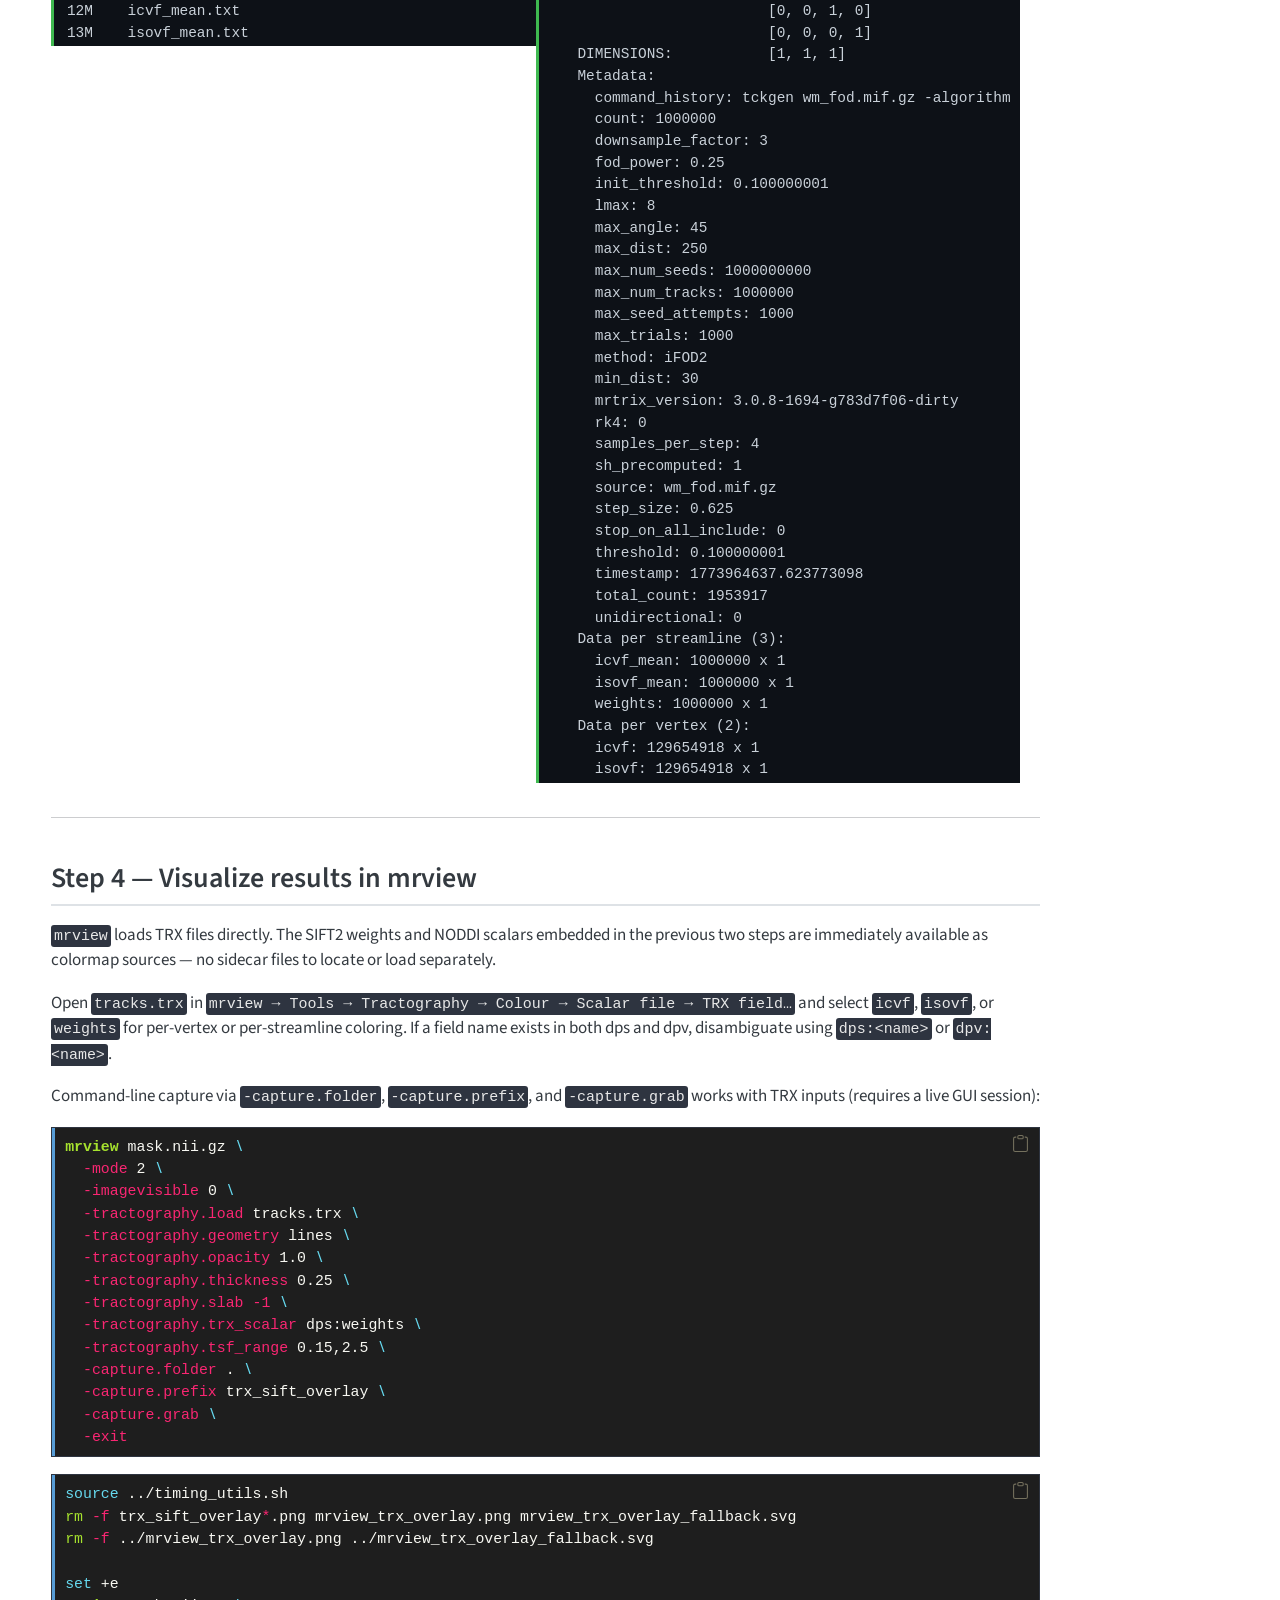
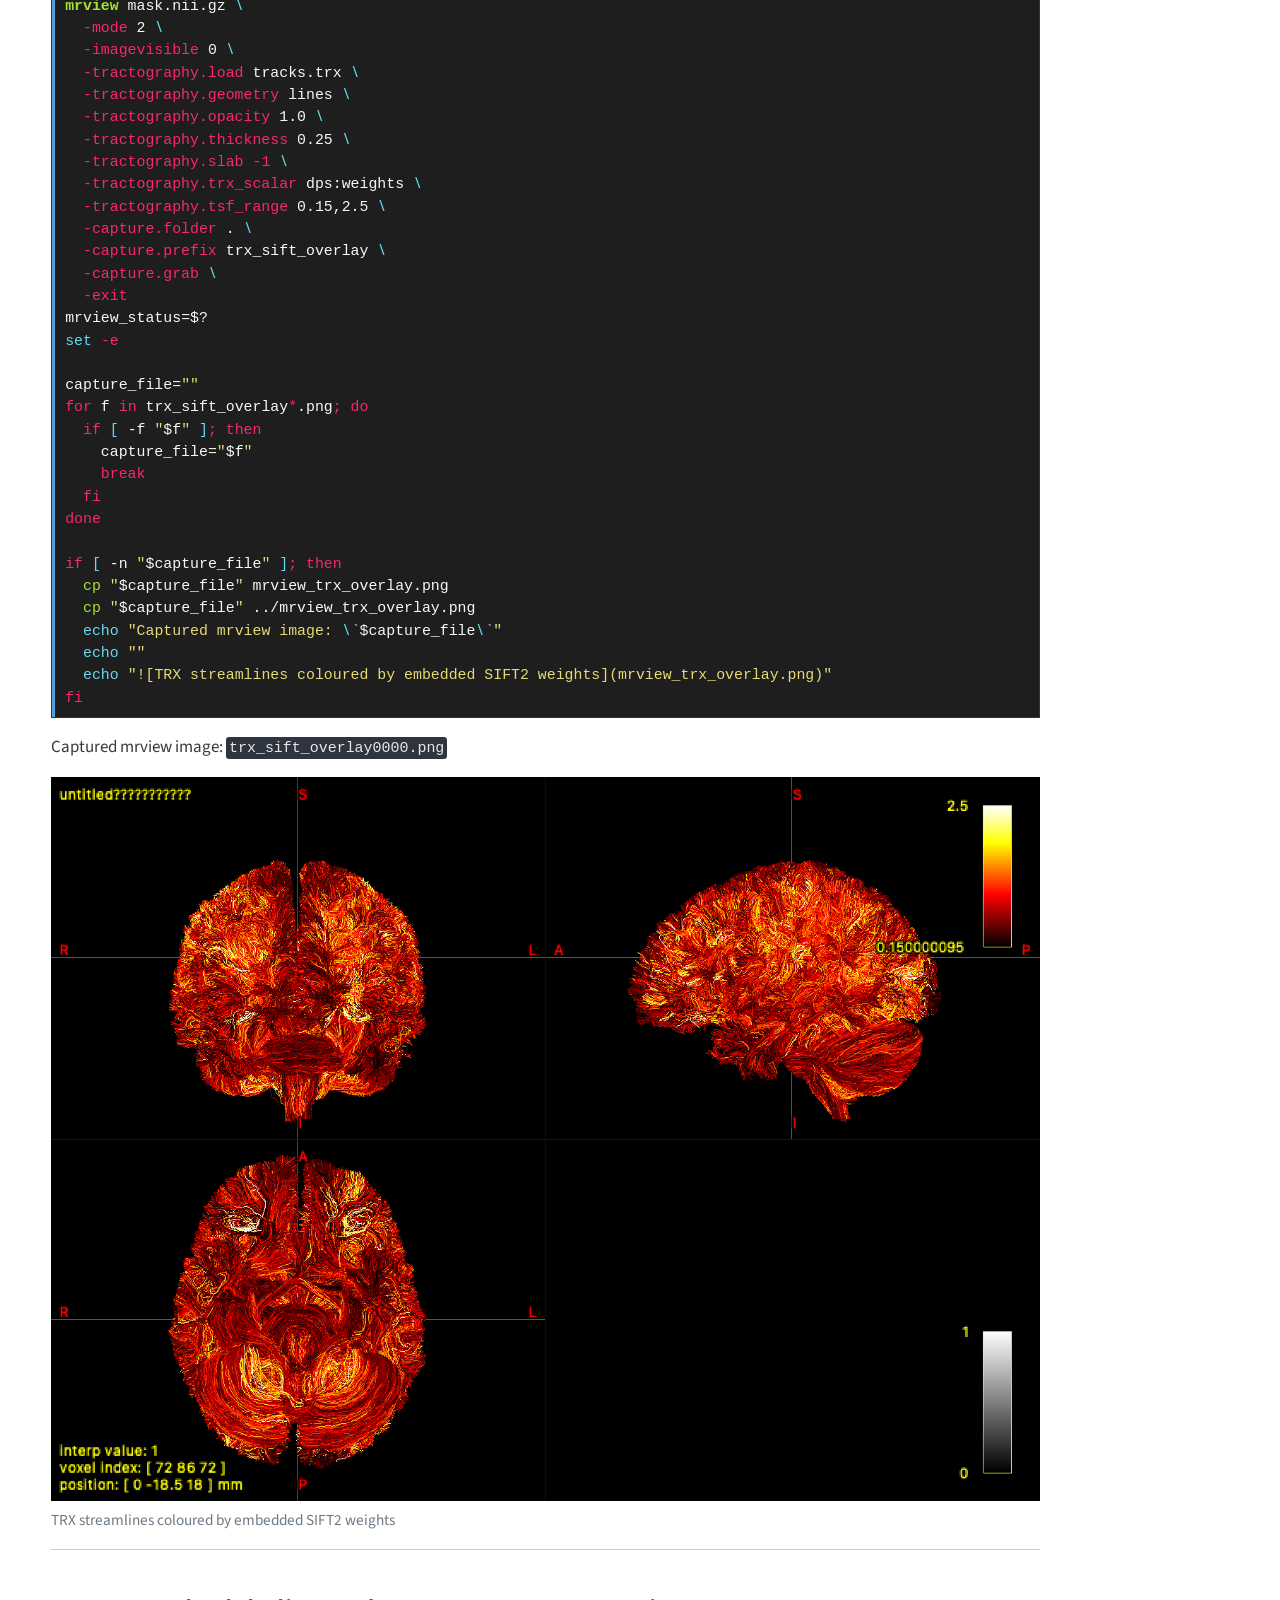
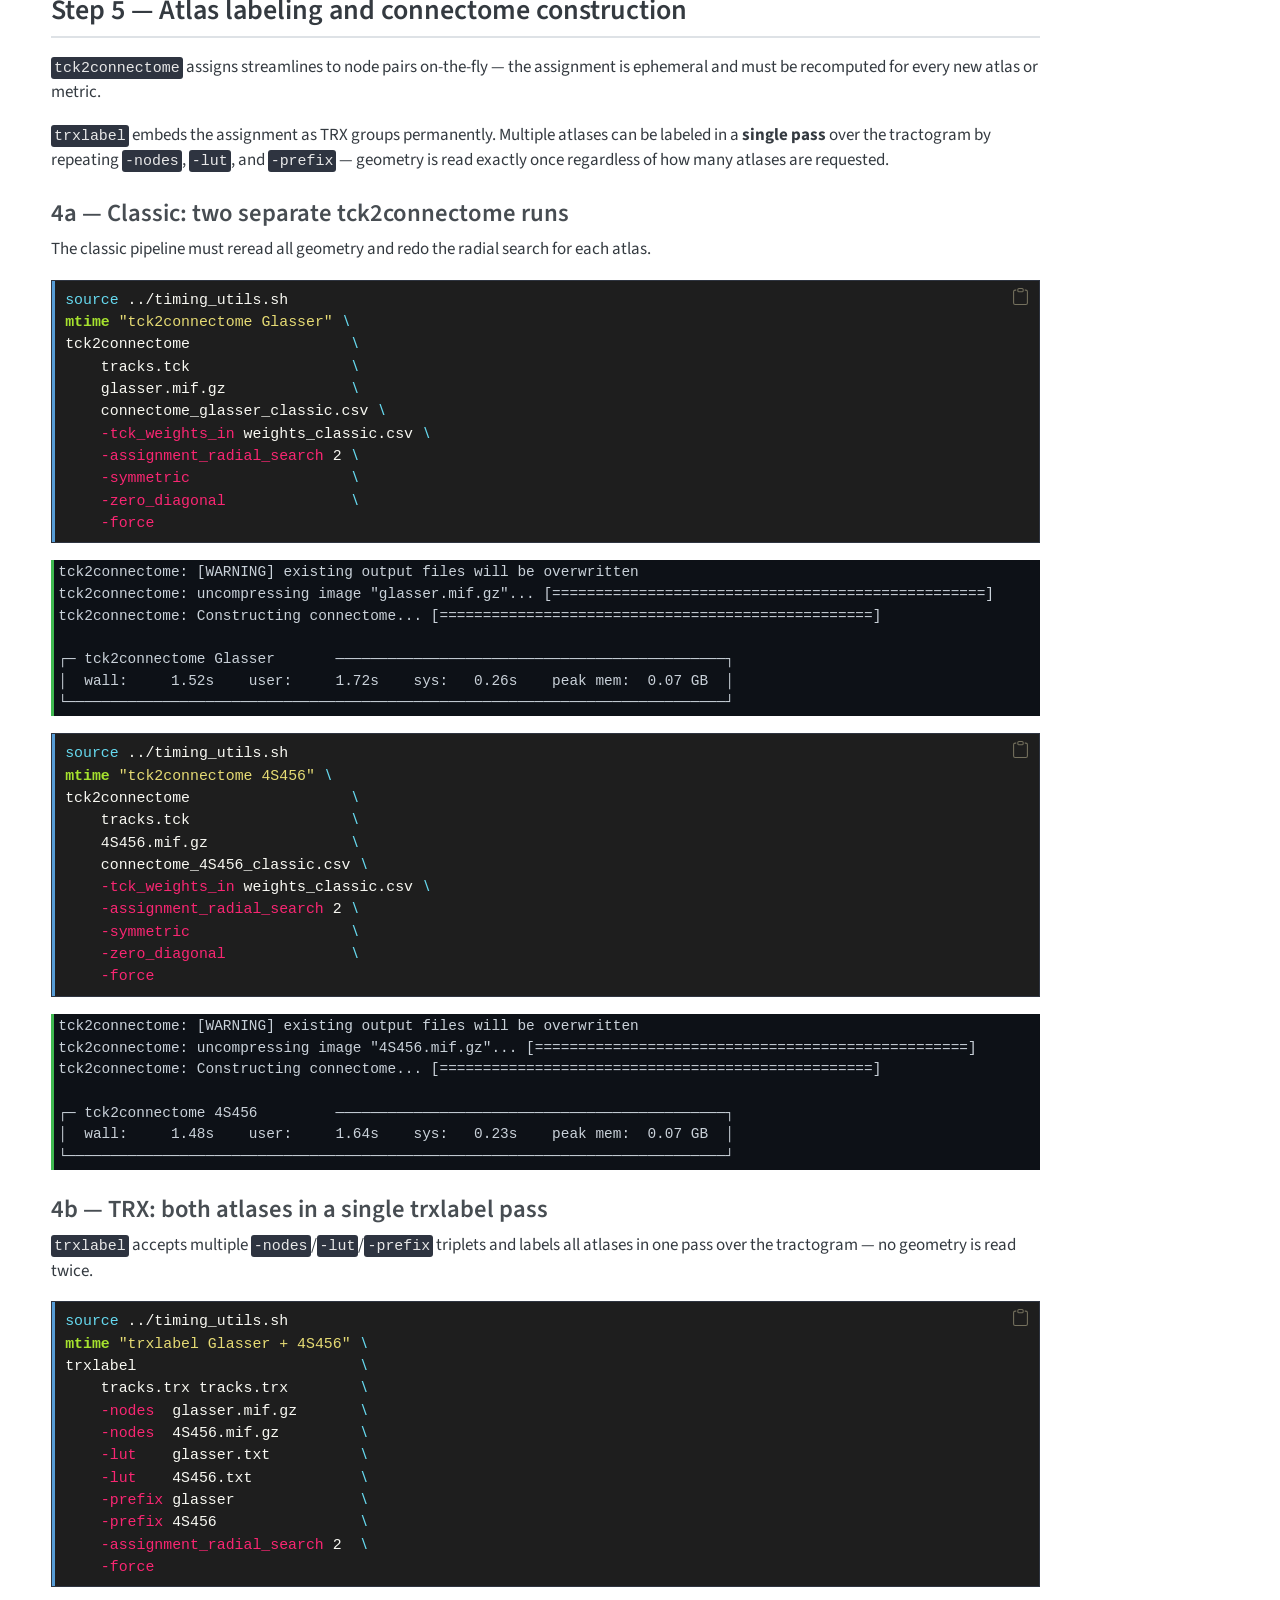
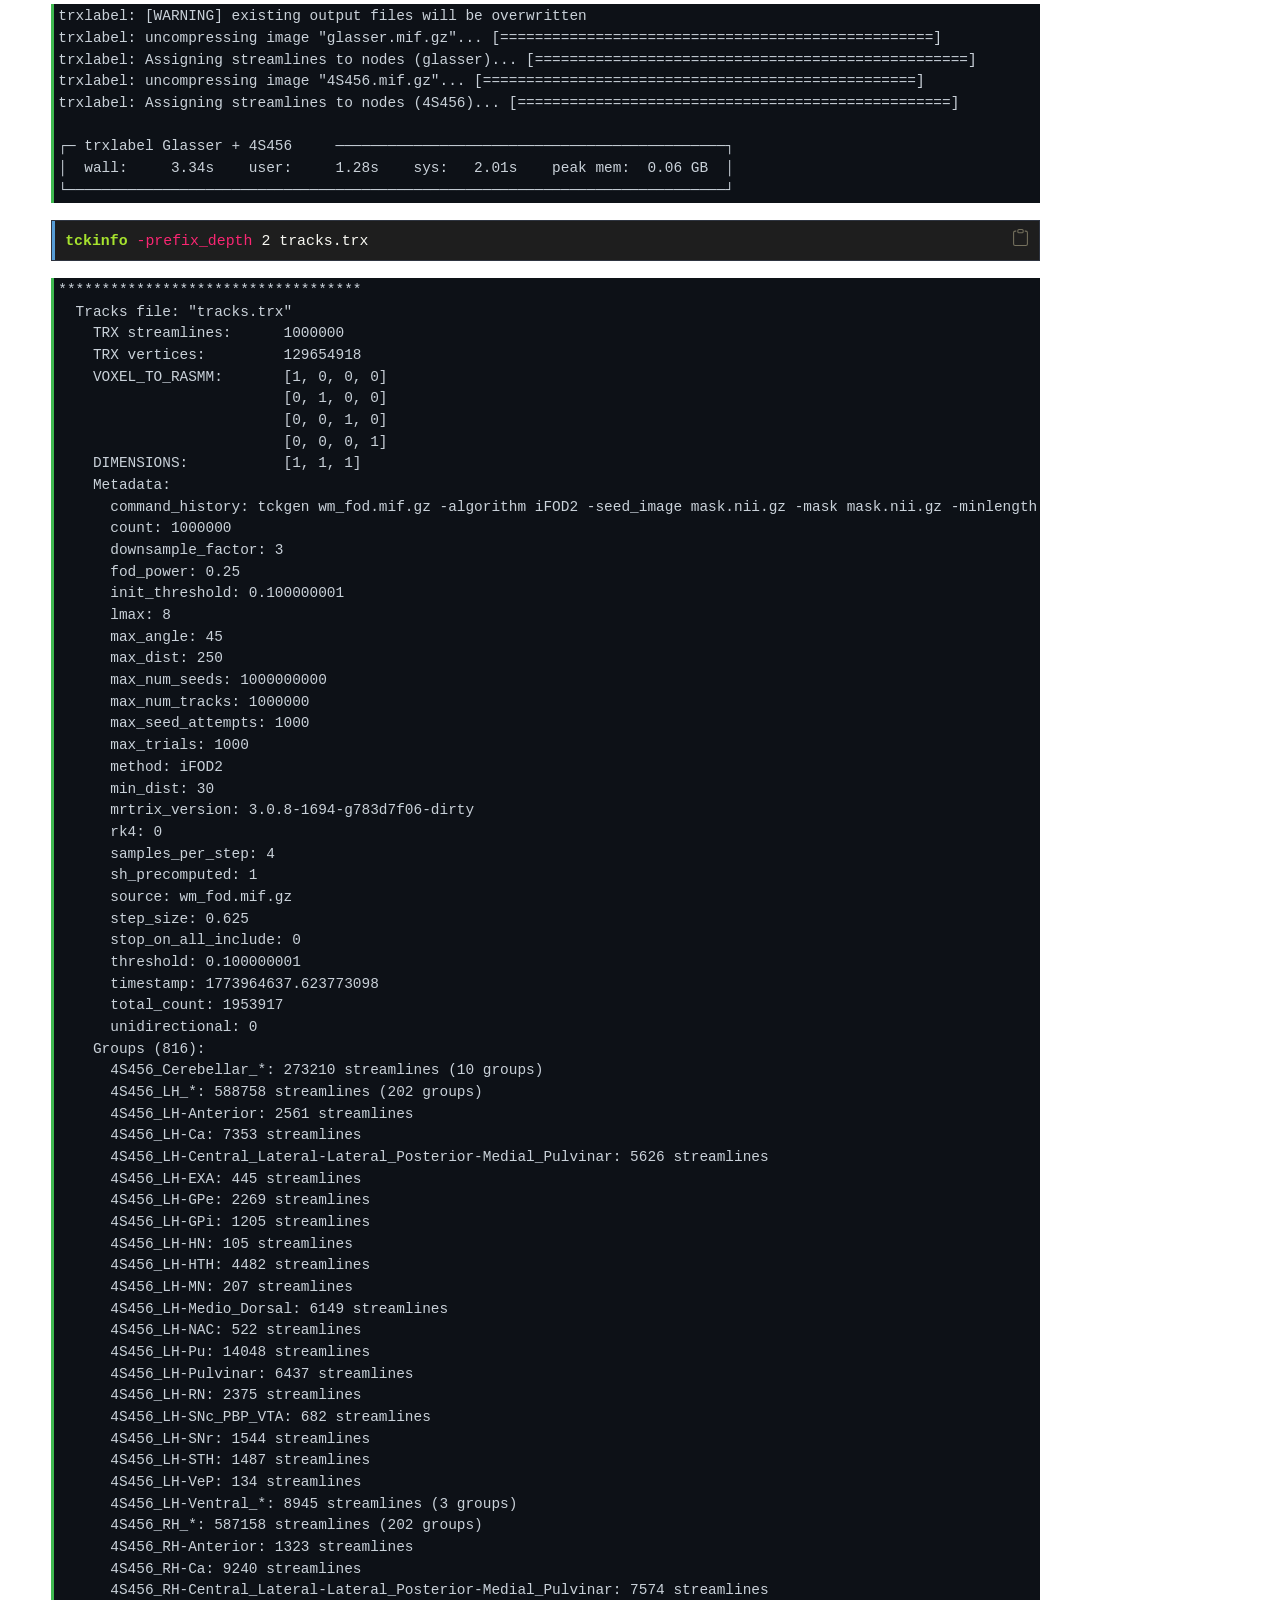
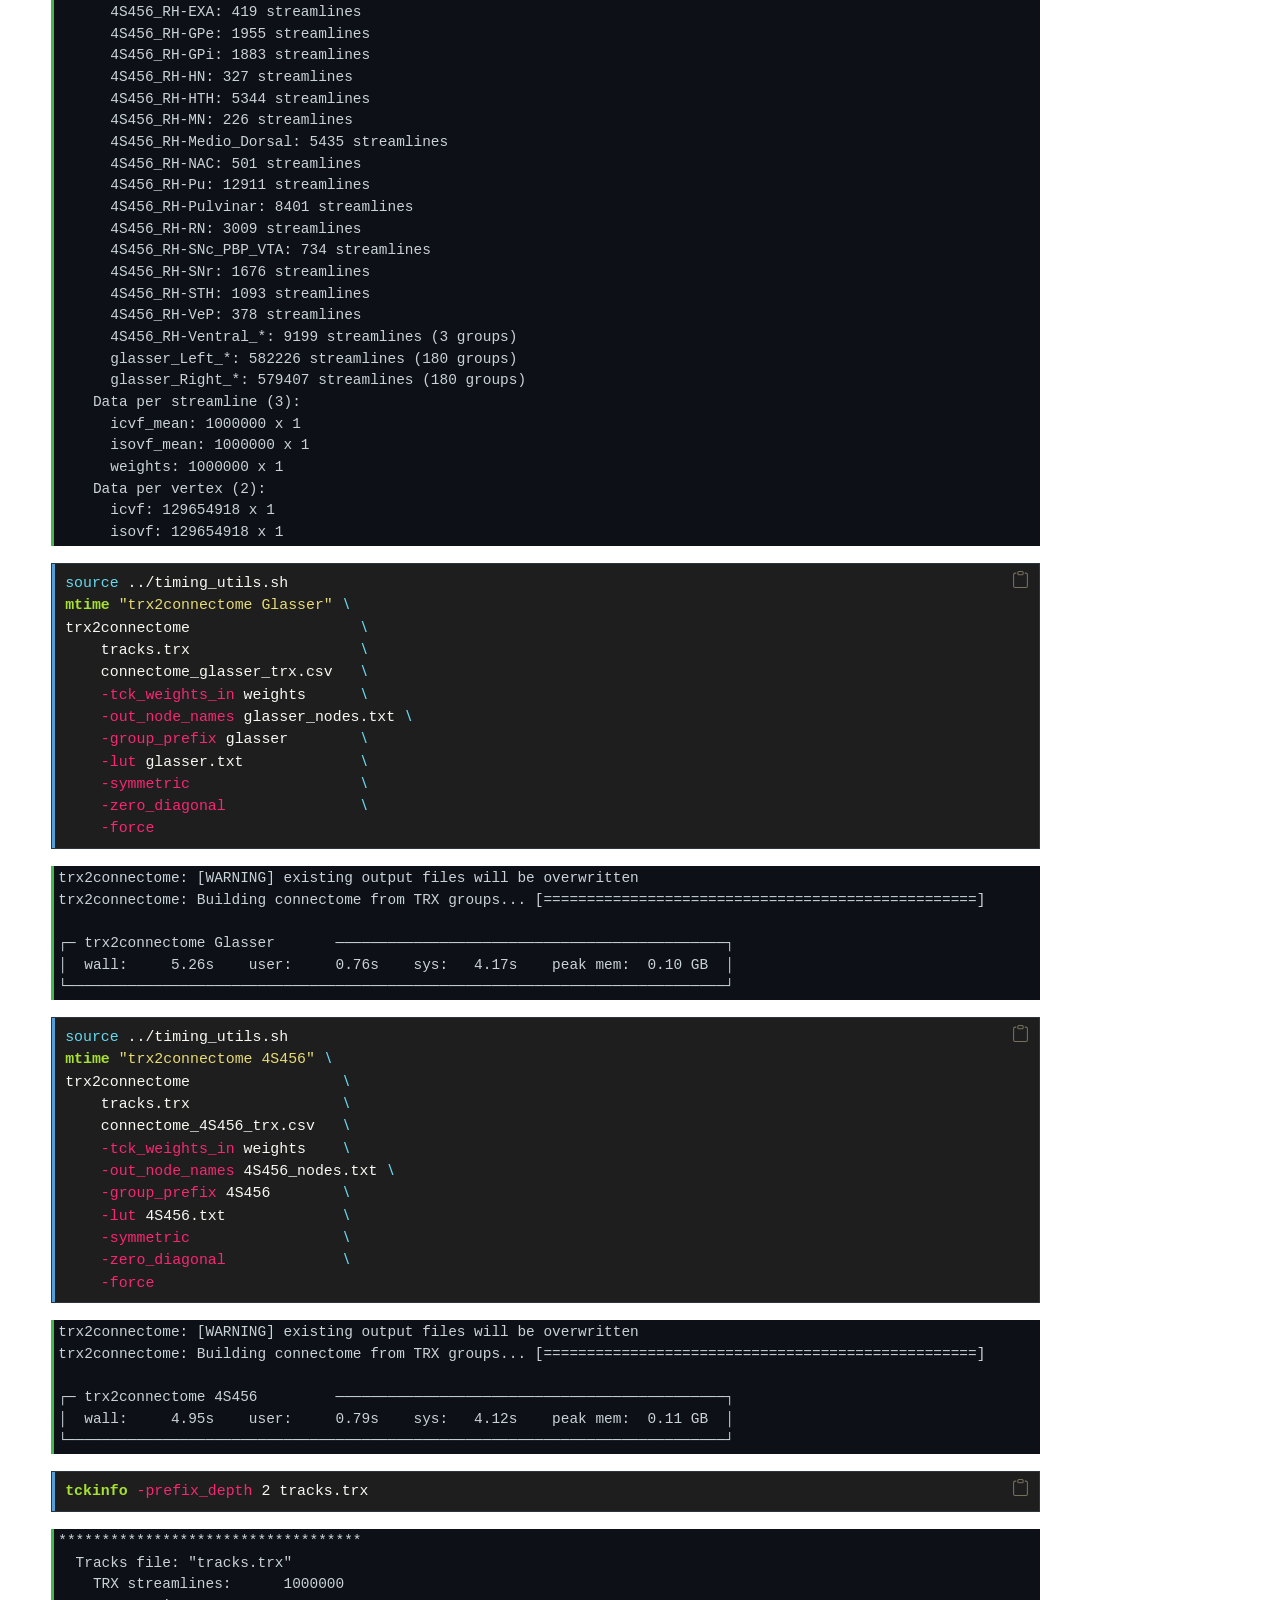
<file: walkthrough.html>
<!DOCTYPE html>
<html xmlns="http://www.w3.org/1999/xhtml" lang="en" xml:lang="en"><head>

<meta charset="utf-8">
<meta name="generator" content="quarto-1.8.27">

<meta name="viewport" content="width=device-width, initial-scale=1.0, user-scalable=yes">


<title>Classic vs TRX: A Complete Tractography Walkthrough – TRX support in MRtrix3</title>
<style>
code{white-space: pre-wrap;}
span.smallcaps{font-variant: small-caps;}
div.columns{display: flex; gap: min(4vw, 1.5em);}
div.column{flex: auto; overflow-x: auto;}
div.hanging-indent{margin-left: 1.5em; text-indent: -1.5em;}
ul.task-list{list-style: none;}
ul.task-list li input[type="checkbox"] {
  width: 0.8em;
  margin: 0 0.8em 0.2em -1em; /* quarto-specific, see https://github.com/quarto-dev/quarto-cli/issues/4556 */ 
  vertical-align: middle;
}
/* CSS for syntax highlighting */
html { -webkit-text-size-adjust: 100%; }
pre > code.sourceCode { white-space: pre; position: relative; }
pre > code.sourceCode > span { display: inline-block; line-height: 1.25; }
pre > code.sourceCode > span:empty { height: 1.2em; }
.sourceCode { overflow: visible; }
code.sourceCode > span { color: inherit; text-decoration: inherit; }
div.sourceCode { margin: 1em 0; }
pre.sourceCode { margin: 0; }
@media screen {
div.sourceCode { overflow: auto; }
}
@media print {
pre > code.sourceCode { white-space: pre-wrap; }
pre > code.sourceCode > span { text-indent: -5em; padding-left: 5em; }
}
pre.numberSource code
  { counter-reset: source-line 0; }
pre.numberSource code > span
  { position: relative; left: -4em; counter-increment: source-line; }
pre.numberSource code > span > a:first-child::before
  { content: counter(source-line);
    position: relative; left: -1em; text-align: right; vertical-align: baseline;
    border: none; display: inline-block;
    -webkit-touch-callout: none; -webkit-user-select: none;
    -khtml-user-select: none; -moz-user-select: none;
    -ms-user-select: none; user-select: none;
    padding: 0 4px; width: 4em;
  }
pre.numberSource { margin-left: 3em;  padding-left: 4px; }
div.sourceCode
  {   }
@media screen {
pre > code.sourceCode > span > a:first-child::before { text-decoration: underline; }
}
</style>


<script src="site_libs/quarto-nav/quarto-nav.js"></script>
<script src="site_libs/quarto-nav/headroom.min.js"></script>
<script src="site_libs/clipboard/clipboard.min.js"></script>
<script src="site_libs/quarto-search/autocomplete.umd.js"></script>
<script src="site_libs/quarto-search/fuse.min.js"></script>
<script src="site_libs/quarto-search/quarto-search.js"></script>
<meta name="quarto:offset" content="./">
<script src="site_libs/quarto-html/quarto.js" type="module"></script>
<script src="site_libs/quarto-html/tabsets/tabsets.js" type="module"></script>
<script src="site_libs/quarto-html/axe/axe-check.js" type="module"></script>
<script src="site_libs/quarto-html/popper.min.js"></script>
<script src="site_libs/quarto-html/tippy.umd.min.js"></script>
<script src="site_libs/quarto-html/anchor.min.js"></script>
<link href="site_libs/quarto-html/tippy.css" rel="stylesheet">
<link href="site_libs/quarto-html/quarto-syntax-highlighting-9e15f8fb9e1f2f288bfbe28f6ca11029.css" rel="stylesheet" id="quarto-text-highlighting-styles">
<script src="site_libs/bootstrap/bootstrap.min.js"></script>
<link href="site_libs/bootstrap/bootstrap-icons.css" rel="stylesheet">
<link href="site_libs/bootstrap/bootstrap-72114ad2bd1752a9d77d1aa982438b96.min.css" rel="stylesheet" append-hash="true" id="quarto-bootstrap" data-mode="light">
<script id="quarto-search-options" type="application/json">{
  "location": "navbar",
  "copy-button": false,
  "collapse-after": 3,
  "panel-placement": "end",
  "type": "overlay",
  "limit": 50,
  "keyboard-shortcut": [
    "f",
    "/",
    "s"
  ],
  "show-item-context": false,
  "language": {
    "search-no-results-text": "No results",
    "search-matching-documents-text": "matching documents",
    "search-copy-link-title": "Copy link to search",
    "search-hide-matches-text": "Hide additional matches",
    "search-more-match-text": "more match in this document",
    "search-more-matches-text": "more matches in this document",
    "search-clear-button-title": "Clear",
    "search-text-placeholder": "",
    "search-detached-cancel-button-title": "Cancel",
    "search-submit-button-title": "Submit",
    "search-label": "Search"
  }
}</script>
<style>html{ scroll-behavior: smooth; }</style>


<link rel="stylesheet" href="styles.css">
</head>

<body class="nav-fixed quarto-light">

<div id="quarto-search-results"></div>
  <header id="quarto-header" class="headroom fixed-top">
    <nav class="navbar navbar-expand-lg " data-bs-theme="dark">
      <div class="navbar-container container-fluid">
      <div class="navbar-brand-container mx-auto">
    <a class="navbar-brand" href="./index.html">
    <span class="navbar-title">TRX support in MRtrix3</span>
    </a>
  </div>
            <div id="quarto-search" class="" title="Search"></div>
          <button class="navbar-toggler" type="button" data-bs-toggle="collapse" data-bs-target="#navbarCollapse" aria-controls="navbarCollapse" role="menu" aria-expanded="false" aria-label="Toggle navigation" onclick="if (window.quartoToggleHeadroom) { window.quartoToggleHeadroom(); }">
  <span class="navbar-toggler-icon"></span>
</button>
          <div class="collapse navbar-collapse" id="navbarCollapse">
            <ul class="navbar-nav navbar-nav-scroll me-auto">
  <li class="nav-item">
    <a class="nav-link" href="./index.html"> 
<span class="menu-text">Home</span></a>
  </li>  
  <li class="nav-item">
    <a class="nav-link active" href="./walkthrough.html" aria-current="page"> 
<span class="menu-text">Walkthrough</span></a>
  </li>  
</ul>
          </div> <!-- /navcollapse -->
            <div class="quarto-navbar-tools">
</div>
      </div> <!-- /container-fluid -->
    </nav>
</header>
<!-- content -->
<div id="quarto-content" class="quarto-container page-columns page-rows-contents page-layout-article page-navbar">
<!-- sidebar -->
<!-- margin-sidebar -->
    <div id="quarto-margin-sidebar" class="sidebar margin-sidebar">
        <nav id="TOC" role="doc-toc" class="toc-active">
    <h2 id="toc-title">On this page</h2>
   
  <ul>
  <li><a href="#timing-and-resource-measurement" id="toc-timing-and-resource-measurement" class="nav-link active" data-scroll-target="#timing-and-resource-measurement">Timing and resource measurement</a></li>
  <li><a href="#setup" id="toc-setup" class="nav-link" data-scroll-target="#setup">Setup</a></li>
  <li><a href="#step-1-generate-streamlines" id="toc-step-1-generate-streamlines" class="nav-link" data-scroll-target="#step-1-generate-streamlines">Step 1 — Generate streamlines</a></li>
  <li><a href="#step-2-sift2-weighting" id="toc-step-2-sift2-weighting" class="nav-link" data-scroll-target="#step-2-sift2-weighting">Step 2 — SIFT2 weighting</a></li>
  <li><a href="#step-3-sample-noddi-scalar-maps" id="toc-step-3-sample-noddi-scalar-maps" class="nav-link" data-scroll-target="#step-3-sample-noddi-scalar-maps">Step 3 — Sample NODDI scalar maps</a></li>
  <li><a href="#step-4-visualize-results-in-mrview" id="toc-step-4-visualize-results-in-mrview" class="nav-link" data-scroll-target="#step-4-visualize-results-in-mrview">Step 4 — Visualize results in mrview</a></li>
  <li><a href="#step-5-atlas-labeling-and-connectome-construction" id="toc-step-5-atlas-labeling-and-connectome-construction" class="nav-link" data-scroll-target="#step-5-atlas-labeling-and-connectome-construction">Step 5 — Atlas labeling and connectome construction</a>
  <ul class="collapse">
  <li><a href="#a-classic-two-separate-tck2connectome-runs" id="toc-a-classic-two-separate-tck2connectome-runs" class="nav-link" data-scroll-target="#a-classic-two-separate-tck2connectome-runs">4a — Classic: two separate tck2connectome runs</a></li>
  <li><a href="#b-trx-both-atlases-in-a-single-trxlabel-pass" id="toc-b-trx-both-atlases-in-a-single-trxlabel-pass" class="nav-link" data-scroll-target="#b-trx-both-atlases-in-a-single-trxlabel-pass">4b — TRX: both atlases in a single trxlabel pass</a></li>
  <li><a href="#c-trx-combined-atlas-connectome-in-one-matrix" id="toc-c-trx-combined-atlas-connectome-in-one-matrix" class="nav-link" data-scroll-target="#c-trx-combined-atlas-connectome-in-one-matrix">4c — TRX combined-atlas connectome in one matrix</a></li>
  </ul></li>
  <li><a href="#step-6-verify-equivalence" id="toc-step-6-verify-equivalence" class="nav-link" data-scroll-target="#step-6-verify-equivalence">Step 6 — Verify equivalence</a></li>
  <li><a href="#step-7-file-inventory" id="toc-step-7-file-inventory" class="nav-link" data-scroll-target="#step-7-file-inventory">Step 7 — File inventory</a></li>
  <li><a href="#whats-next" id="toc-whats-next" class="nav-link" data-scroll-target="#whats-next">What’s next</a></li>
  </ul>
</nav>
    </div>
<!-- main -->
<main class="content" id="quarto-document-content">

<header id="title-block-header" class="quarto-title-block default">
<div class="quarto-title">
<div class="quarto-title-block"><div><h1 class="title">Classic vs TRX: A Complete Tractography Walkthrough</h1><button type="button" class="btn code-tools-button" id="quarto-code-tools-source"><i class="bi"></i> Code</button></div></div>
<p class="subtitle lead">HCP Data · Glasser 360 + Schaefer 4S456 · NODDI scalars · 500k streamlines</p>
</div>



<div class="quarto-title-meta">

    
  
    
  </div>
  


</header>


<div class="callout callout-style-default callout-note callout-titled">
<div class="callout-header d-flex align-content-center">
<div class="callout-icon-container">
<i class="callout-icon"></i>
</div>
<div class="callout-title-container flex-fill">
<span class="screen-reader-only">Note</span>Rendering notes
</div>
</div>
<div class="callout-body-container callout-body">
<p>This document executes during render (<code>eval: true</code>). All MRtrix binaries come from the <code>trx-mrtrix</code> build at <code>build/bin/</code>, not the system installation. The demo uses <strong>1M streamlines</strong> for a long render; change <code>N_TRACKS</code> in the R setup chunk to make it faster/slower.</p>
</div>
</div>
<section id="timing-and-resource-measurement" class="level2">
<h2 class="anchored" data-anchor-id="timing-and-resource-measurement">Timing and resource measurement</h2>
<p>Every major command is wrapped with <code>mtime</code> — a thin shell function around <code>/usr/bin/time -l</code> (macOS) that emits a one-line summary after each step:</p>
<pre><code>┌─ tckgen (TRX)              ─────────────────────────────────────────────┐
│  wall:    52.3s    user:   812.4s    sys:    6.1s    peak mem: 2.31 GB  │
└─────────────────────────────────────────────────────────────────────────┘</code></pre>
<table class="caption-top table">
<colgroup>
<col style="width: 32%">
<col style="width: 68%">
</colgroup>
<thead>
<tr class="header">
<th>Metric</th>
<th>What it measures</th>
</tr>
</thead>
<tbody>
<tr class="odd">
<td><strong>wall</strong></td>
<td>Elapsed clock time — the number you actually wait</td>
</tr>
<tr class="even">
<td><strong>user</strong></td>
<td>Total CPU time across all threads; <code>user &gt;&gt; wall</code> for multithreaded commands</td>
</tr>
<tr class="odd">
<td><strong>sys</strong></td>
<td>Kernel time (I/O, memory mapping)</td>
</tr>
<tr class="even">
<td><strong>peak mem</strong></td>
<td>Physical memory footprint (<code>phys_footprint</code> via <code>TASK_VM_INFO</code>) — excludes clean read-only mmap pages, so TRX files are not double-counted</td>
</tr>
</tbody>
</table>
<div class="callout callout-style-default callout-note callout-titled">
<div class="callout-header d-flex align-content-center collapsed" data-bs-toggle="collapse" data-bs-target=".callout-2-contents" aria-controls="callout-2" aria-expanded="false" aria-label="Toggle callout">
<div class="callout-icon-container">
<i class="callout-icon"></i>
</div>
<div class="callout-title-container flex-fill">
<span class="screen-reader-only">Note</span>Why not RSS?
</div>
<div class="callout-btn-toggle d-inline-block border-0 py-1 ps-1 pe-0 float-end"><i class="callout-toggle"></i></div>
</div>
<div id="callout-2" class="callout-2-contents callout-collapse collapse">
<div class="callout-body-container callout-body">
<p><code>maximum resident set size</code> (RSS) counts clean file-backed mmap pages — TRX files are opened read-only via mmap, so RSS is inflated for TRX inputs even though those pages impose no memory pressure. <strong><code>peak memory footprint</code></strong> counts only dirty/anonymous pages and matches what Activity Monitor shows.</p>
</div>
</div>
</div>
<hr>
</section>
<section id="setup" class="level2">
<h2 class="anchored" data-anchor-id="setup">Setup</h2>
<div class="cell">
<div class="code-copy-outer-scaffold"><div class="sourceCode cell-code" id="cb2"><pre class="sourceCode bash code-with-copy"><code class="sourceCode bash"><span id="cb2-1"><a href="#cb2-1" aria-hidden="true" tabindex="-1"></a><span class="va">DERIV</span><span class="op">=</span>/Users/mcieslak/data/qsirecon/derivatives/qsirecon-MRtrix3_act-HSVS/sub-100307/dwi</span>
<span id="cb2-2"><a href="#cb2-2" aria-hidden="true" tabindex="-1"></a><span class="va">PARC</span><span class="op">=</span>/Users/mcieslak/data/qsirecon/sub-100307/dwi</span>
<span id="cb2-3"><a href="#cb2-3" aria-hidden="true" tabindex="-1"></a></span>
<span id="cb2-4"><a href="#cb2-4" aria-hidden="true" tabindex="-1"></a><span class="bu">source</span> ../timing_utils.sh</span>
<span id="cb2-5"><a href="#cb2-5" aria-hidden="true" tabindex="-1"></a></span>
<span id="cb2-6"><a href="#cb2-6" aria-hidden="true" tabindex="-1"></a><span class="fu">ln</span> <span class="at">-sf</span> <span class="st">"</span><span class="va">$DERIV</span><span class="st">/sub-100307_space-T1w_model-msmtcsd_param-fod_label-WM_dwimap.mif.gz"</span> wm_fod.mif.gz</span>
<span id="cb2-7"><a href="#cb2-7" aria-hidden="true" tabindex="-1"></a><span class="fu">ln</span> <span class="at">-sf</span> <span class="st">"</span><span class="va">$DERIV</span><span class="st">/sub-100307_space-T1w_model-mtnorm_param-inliermask_dwimap.nii.gz"</span>     mask.nii.gz</span>
<span id="cb2-8"><a href="#cb2-8" aria-hidden="true" tabindex="-1"></a><span class="fu">ln</span> <span class="at">-sf</span> <span class="st">"</span><span class="va">$PARC</span><span class="st">/sub-100307_space-T1w_model-noddi_param-icvf_dwimap.nii.gz"</span>             icvf.nii.gz</span>
<span id="cb2-9"><a href="#cb2-9" aria-hidden="true" tabindex="-1"></a><span class="fu">ln</span> <span class="at">-sf</span> <span class="st">"</span><span class="va">$PARC</span><span class="st">/sub-100307_space-T1w_model-noddi_param-isovf_dwimap.nii.gz"</span>            isovf.nii.gz</span>
<span id="cb2-10"><a href="#cb2-10" aria-hidden="true" tabindex="-1"></a><span class="fu">ln</span> <span class="at">-sf</span> <span class="st">"</span><span class="va">$PARC</span><span class="st">/sub-100307_space-T1w_seg-Glasser_dseg.mif.gz"</span>                          glasser.mif.gz</span>
<span id="cb2-11"><a href="#cb2-11" aria-hidden="true" tabindex="-1"></a><span class="fu">ln</span> <span class="at">-sf</span> <span class="st">"</span><span class="va">$PARC</span><span class="st">/sub-100307_space-T1w_seg-Glasser_dseg.txt"</span>                             glasser.txt</span>
<span id="cb2-12"><a href="#cb2-12" aria-hidden="true" tabindex="-1"></a><span class="fu">ln</span> <span class="at">-sf</span> <span class="st">"</span><span class="va">$PARC</span><span class="st">/sub-100307_space-T1w_seg-4S456Parcels_dseg.mif.gz"</span>                     4S456.mif.gz</span>
<span id="cb2-13"><a href="#cb2-13" aria-hidden="true" tabindex="-1"></a><span class="fu">ln</span> <span class="at">-sf</span> <span class="st">"</span><span class="va">$PARC</span><span class="st">/sub-100307_space-T1w_seg-4S456Parcels_dseg.txt"</span>                        4S456.txt</span>
<span id="cb2-14"><a href="#cb2-14" aria-hidden="true" tabindex="-1"></a></span>
<span id="cb2-15"><a href="#cb2-15" aria-hidden="true" tabindex="-1"></a><span class="bu">echo</span> <span class="st">"N_TRACKS = </span><span class="va">$N_TRACKS</span><span class="st">"</span></span>
<span id="cb2-16"><a href="#cb2-16" aria-hidden="true" tabindex="-1"></a><span class="bu">echo</span> <span class="st">"tckgen:   </span><span class="va">$(</span><span class="fu">which</span> tckgen<span class="va">)</span><span class="st">"</span></span>
<span id="cb2-17"><a href="#cb2-17" aria-hidden="true" tabindex="-1"></a><span class="bu">echo</span> <span class="st">"trxlabel: </span><span class="va">$(</span><span class="fu">which</span> trxlabel<span class="va">)</span><span class="st">"</span></span>
<span id="cb2-18"><a href="#cb2-18" aria-hidden="true" tabindex="-1"></a><span class="fu">ls</span> <span class="at">-lh</span> <span class="pp">*</span>.mif.gz <span class="pp">*</span>.nii.gz <span class="pp">*</span>.txt</span></code></pre></div><button title="Copy to Clipboard" class="code-copy-button"><i class="bi"></i></button></div>
<div class="cell-output cell-output-stdout">
<pre><code>N_TRACKS = 1000000
tckgen:   /Users/mcieslak/projects/trx-mrtrix/build/bin/tckgen
trxlabel: /Users/mcieslak/projects/trx-mrtrix/build/bin/trxlabel
-rw-r--r--@ 1 mcieslak  staff   7.2K Mar 19 17:25 4S456_nodes.txt
lrwxr-xr-x@ 1 mcieslak  staff    94B Mar 19 19:57 4S456.mif.gz -&gt; /Users/mcieslak/data/qsirecon/sub-100307/dwi/sub-100307_space-T1w_seg-4S456Parcels_dseg.mif.gz
lrwxr-xr-x@ 1 mcieslak  staff    91B Mar 19 19:57 4S456.txt -&gt; /Users/mcieslak/data/qsirecon/sub-100307/dwi/sub-100307_space-T1w_seg-4S456Parcels_dseg.txt
-rw-r--r--@ 1 mcieslak  staff   289K Mar 18 23:03 assignments_glasser_classic.txt
-rw-r--r--@ 1 mcieslak  staff    16K Mar 19 17:25 combined_nodes.txt
-rw-r--r--@ 1 mcieslak  staff   3.4K Mar 19 17:25 glasser_nodes.txt
lrwxr-xr-x@ 1 mcieslak  staff    89B Mar 19 19:57 glasser.mif.gz -&gt; /Users/mcieslak/data/qsirecon/sub-100307/dwi/sub-100307_space-T1w_seg-Glasser_dseg.mif.gz
lrwxr-xr-x@ 1 mcieslak  staff    86B Mar 19 19:57 glasser.txt -&gt; /Users/mcieslak/data/qsirecon/sub-100307/dwi/sub-100307_space-T1w_seg-Glasser_dseg.txt
-rw-r--r--@ 1 mcieslak  staff    12M Mar 19 17:24 icvf_mean.txt
lrwxr-xr-x@ 1 mcieslak  staff   102B Mar 19 19:57 icvf.nii.gz -&gt; /Users/mcieslak/data/qsirecon/sub-100307/dwi/sub-100307_space-T1w_model-noddi_param-icvf_dwimap.nii.gz
-rw-r--r--@ 1 mcieslak  staff    13M Mar 19 17:24 isovf_mean.txt
lrwxr-xr-x@ 1 mcieslak  staff   103B Mar 19 19:57 isovf.nii.gz -&gt; /Users/mcieslak/data/qsirecon/sub-100307/dwi/sub-100307_space-T1w_model-noddi_param-isovf_dwimap.nii.gz
lrwxr-xr-x@ 1 mcieslak  staff   147B Mar 19 19:57 mask.nii.gz -&gt; /Users/mcieslak/data/qsirecon/derivatives/qsirecon-MRtrix3_act-HSVS/sub-100307/dwi/sub-100307_space-T1w_model-mtnorm_param-inliermask_dwimap.nii.gz
-rw-r--r--@ 1 mcieslak  staff   1.3M Mar 18 23:03 tdi_weighted_trx.mif.gz
-rw-r--r--@ 1 mcieslak  staff    16K Mar 19 16:47 tmp_combined_names.txt
-rw-r--r--@ 1 mcieslak  staff   3.4K Mar 19 16:30 tmp_diag_names.txt
lrwxr-xr-x@ 1 mcieslak  staff   150B Mar 19 19:57 wm_fod.mif.gz -&gt; /Users/mcieslak/data/qsirecon/derivatives/qsirecon-MRtrix3_act-HSVS/sub-100307/dwi/sub-100307_space-T1w_model-msmtcsd_param-fod_label-WM_dwimap.mif.gz</code></pre>
</div>
</div>
<hr>
</section>
<section id="step-1-generate-streamlines" class="level2">
<h2 class="anchored" data-anchor-id="step-1-generate-streamlines">Step 1 — Generate streamlines</h2>
<p>Both pipelines start from a common <code>tckgen</code> run. MRtrix selects the writer from the output filename extension, so the only difference is <code>.tck</code> vs <code>.trx</code>.</p>
<div class="columns">
<div class="column" style="width:49%;">
<p><span class="badge-classic">CLASSIC</span></p>
<div class="cell">
<div class="code-copy-outer-scaffold"><div class="sourceCode cell-code" id="cb4"><pre class="sourceCode bash code-with-copy"><code class="sourceCode bash"><span id="cb4-1"><a href="#cb4-1" aria-hidden="true" tabindex="-1"></a><span class="bu">source</span> ../timing_utils.sh</span>
<span id="cb4-2"><a href="#cb4-2" aria-hidden="true" tabindex="-1"></a><span class="ex">mtime</span> <span class="st">"tckgen (classic)"</span> <span class="dt">\</span></span>
<span id="cb4-3"><a href="#cb4-3" aria-hidden="true" tabindex="-1"></a>tckgen wm_fod.mif.gz       <span class="dt">\</span></span>
<span id="cb4-4"><a href="#cb4-4" aria-hidden="true" tabindex="-1"></a>    <span class="at">-algorithm</span> iFOD2        <span class="dt">\</span></span>
<span id="cb4-5"><a href="#cb4-5" aria-hidden="true" tabindex="-1"></a>    <span class="at">-seed_image</span> mask.nii.gz <span class="dt">\</span></span>
<span id="cb4-6"><a href="#cb4-6" aria-hidden="true" tabindex="-1"></a>    <span class="at">-mask</span>       mask.nii.gz <span class="dt">\</span></span>
<span id="cb4-7"><a href="#cb4-7" aria-hidden="true" tabindex="-1"></a>    <span class="at">-minlength</span>  30          <span class="dt">\</span></span>
<span id="cb4-8"><a href="#cb4-8" aria-hidden="true" tabindex="-1"></a>    <span class="at">-maxlength</span>  250         <span class="dt">\</span></span>
<span id="cb4-9"><a href="#cb4-9" aria-hidden="true" tabindex="-1"></a>    <span class="at">-select</span>     <span class="va">$N_TRACKS</span>   <span class="dt">\</span></span>
<span id="cb4-10"><a href="#cb4-10" aria-hidden="true" tabindex="-1"></a>    <span class="at">-nthreads</span>   8           <span class="dt">\</span></span>
<span id="cb4-11"><a href="#cb4-11" aria-hidden="true" tabindex="-1"></a>    <span class="at">-force</span>                  <span class="dt">\</span></span>
<span id="cb4-12"><a href="#cb4-12" aria-hidden="true" tabindex="-1"></a>    tracks.tck</span></code></pre></div><button title="Copy to Clipboard" class="code-copy-button"><i class="bi"></i></button></div>
<div class="cell-output cell-output-stdout">
<pre><code>tckgen: [WARNING] existing output files will be overwritten
tckgen: uncompressing image "mask.nii.gz"... [==================================================]
tckgen: uncompressing image "mask.nii.gz"... [==================================================]
tckgen: uncompressing image "wm_fod.mif.gz"... [==================================================]
tckgen: [  0%]        1 seeds,        1 streamlines,        1 selected
tckgen: [  0%]        2 seeds,        2 streamlines,        1 selected
tckgen: [  0%]      401 seeds,      281 streamlines,      139 selected
tckgen: [  0%]     1161 seeds,      842 streamlines,      458 selected
tckgen: [  0%]     2741 seeds,     2041 streamlines,     1053 selected
tckgen: [  0%]     6071 seeds,     4515 streamlines,     2304 selected
tckgen: [  0%]    12251 seeds,     9180 streamlines,     4669 selected
tckgen: [  0%]    25351 seeds,    19020 streamlines,     9631 selected
tckgen: [  1%]    48361 seeds,    36396 streamlines,    18573 selected
tckgen: [  3%]    99121 seeds,    74606 streamlines,    38126 selected
tckgen: [  7%]   197601 seeds,   148550 streamlines,    75921 selected
tckgen: [ 15%]   390881 seeds,   294252 streamlines,   150501 selected
tckgen: [ 29%]   778871 seeds,   585537 streamlines,   299640 selected
tckgen: [ 59%]  1555871 seeds,  1169516 streamlines,   598398 selected
tckgen: [100%]  2600282 seeds,  1953917 streamlines,  1000000 selected

┌─ tckgen (classic)             ─────────────────────────────────────────────┐
│  wall:   685.28s    user:  5468.98s    sys:   7.53s    peak mem:  0.65 GB  │
└────────────────────────────────────────────────────────────────────────────┘</code></pre>
</div>
</div>
<div class="cell">
<div class="code-copy-outer-scaffold"><div class="sourceCode cell-code" id="cb6"><pre class="sourceCode bash code-with-copy"><code class="sourceCode bash"><span id="cb6-1"><a href="#cb6-1" aria-hidden="true" tabindex="-1"></a><span class="ex">tckinfo</span> tracks.tck</span>
<span id="cb6-2"><a href="#cb6-2" aria-hidden="true" tabindex="-1"></a><span class="fu">du</span> <span class="at">-sh</span>  tracks.tck</span></code></pre></div><button title="Copy to Clipboard" class="code-copy-button"><i class="bi"></i></button></div>
<div class="cell-output cell-output-stdout">
<pre><code>***********************************
  Tracks file: "tracks.tck"
    command_history:      tckgen wm_fod.mif.gz -algorithm iFOD2 -seed_image mask.nii.gz -mask mask.nii.gz -minlength 30 -maxlength 250 -select 1000000 -nthreads 8 -force tracks.tck  (version=3.0.8-1694-g783d7f06-dirty)
    count:                1000000
    downsample_factor:    3
    fod_power:            0.25
    init_threshold:       0.100000001
    lmax:                 8
    max_angle:            45
    max_dist:             250
    max_num_seeds:        1000000000
    max_num_tracks:       1000000
    max_seed_attempts:    1000
    max_trials:           1000
    method:               iFOD2
    min_dist:             30
    mrtrix_version:       3.0.8-1694-g783d7f06-dirty
    rk4:                  0
    samples_per_step:     4
    sh_precomputed:       1
    source:               wm_fod.mif.gz
    step_size:            0.625
    stop_on_all_include:  0
    threshold:            0.100000001
    timestamp:            1773964637.623773098
    total_count:          1953917
    unidirectional:       0
    ROI:                  mask mask.nii.gz
    ROI:                  seed mask.nii.gz
1.5G    tracks.tck</code></pre>
</div>
</div>
</div><div class="column" style="width:49%;">
<p><span class="badge-trx">TRX</span></p>
<div class="cell">
<div class="code-copy-outer-scaffold"><div class="sourceCode cell-code" id="cb8"><pre class="sourceCode bash code-with-copy"><code class="sourceCode bash"><span id="cb8-1"><a href="#cb8-1" aria-hidden="true" tabindex="-1"></a><span class="bu">source</span> ../timing_utils.sh</span>
<span id="cb8-2"><a href="#cb8-2" aria-hidden="true" tabindex="-1"></a><span class="ex">mtime</span> <span class="st">"tckgen (TRX float16)"</span> <span class="dt">\</span></span>
<span id="cb8-3"><a href="#cb8-3" aria-hidden="true" tabindex="-1"></a>tckgen wm_fod.mif.gz       <span class="dt">\</span></span>
<span id="cb8-4"><a href="#cb8-4" aria-hidden="true" tabindex="-1"></a>    <span class="at">-algorithm</span> iFOD2        <span class="dt">\</span></span>
<span id="cb8-5"><a href="#cb8-5" aria-hidden="true" tabindex="-1"></a>    <span class="at">-seed_image</span> mask.nii.gz <span class="dt">\</span></span>
<span id="cb8-6"><a href="#cb8-6" aria-hidden="true" tabindex="-1"></a>    <span class="at">-mask</span>       mask.nii.gz <span class="dt">\</span></span>
<span id="cb8-7"><a href="#cb8-7" aria-hidden="true" tabindex="-1"></a>    <span class="at">-minlength</span>  30          <span class="dt">\</span></span>
<span id="cb8-8"><a href="#cb8-8" aria-hidden="true" tabindex="-1"></a>    <span class="at">-maxlength</span>  250         <span class="dt">\</span></span>
<span id="cb8-9"><a href="#cb8-9" aria-hidden="true" tabindex="-1"></a>    <span class="at">-select</span>     <span class="va">$N_TRACKS</span>   <span class="dt">\</span></span>
<span id="cb8-10"><a href="#cb8-10" aria-hidden="true" tabindex="-1"></a>    <span class="at">-nthreads</span>   8           <span class="dt">\</span></span>
<span id="cb8-11"><a href="#cb8-11" aria-hidden="true" tabindex="-1"></a>    <span class="at">-trx_float16</span>            <span class="dt">\</span></span>
<span id="cb8-12"><a href="#cb8-12" aria-hidden="true" tabindex="-1"></a>    <span class="at">-force</span>                  <span class="dt">\</span></span>
<span id="cb8-13"><a href="#cb8-13" aria-hidden="true" tabindex="-1"></a>    tracks_f16.trx</span></code></pre></div><button title="Copy to Clipboard" class="code-copy-button"><i class="bi"></i></button></div>
<div class="cell-output cell-output-stdout">
<pre><code>tckgen: [WARNING] existing output files will be overwritten
tckgen: uncompressing image "mask.nii.gz"... [==================================================]
tckgen: uncompressing image "mask.nii.gz"... [==================================================]
tckgen: uncompressing image "wm_fod.mif.gz"... [==================================================]
tckgen: [  0%]        1 seeds,        0 streamlines,        0 selected
tckgen: [  0%]        6 seeds,        3 streamlines,        1 selected
tckgen: [  0%]        7 seeds,        4 streamlines,        1 selected
tckgen: [  0%]      701 seeds,      521 streamlines,      266 selected
tckgen: [  0%]     2371 seeds,     1769 streamlines,      896 selected
tckgen: [  0%]     5591 seeds,     4156 streamlines,     2135 selected
tckgen: [  0%]    11741 seeds,     8863 streamlines,     4541 selected
tckgen: [  0%]    24291 seeds,    18293 streamlines,     9362 selected
tckgen: [  1%]    48581 seeds,    36504 streamlines,    18794 selected
tckgen: [  3%]    97761 seeds,    73594 streamlines,    37640 selected
tckgen: [  7%]   195551 seeds,   147109 streamlines,    75105 selected
tckgen: [ 15%]   390950 seeds,   293792 streamlines,   150000 selected
tckgen: [ 29%]   781241 seeds,   587050 streamlines,   299938 selected
tckgen: [ 60%]  1559232 seeds,  1171682 streamlines,   600001 selected
tckgen: [100%]  2600157 seeds,  1954332 streamlines,  1000000 selected

┌─ tckgen (TRX float16)         ─────────────────────────────────────────────┐
│  wall:   685.35s    user:  5446.07s    sys:   9.53s    peak mem:  1.37 GB  │
└────────────────────────────────────────────────────────────────────────────┘</code></pre>
</div>
</div>
<div class="cell">
<div class="code-copy-outer-scaffold"><div class="sourceCode cell-code" id="cb10"><pre class="sourceCode bash code-with-copy"><code class="sourceCode bash"><span id="cb10-1"><a href="#cb10-1" aria-hidden="true" tabindex="-1"></a><span class="ex">tckinfo</span> tracks_f16.trx</span>
<span id="cb10-2"><a href="#cb10-2" aria-hidden="true" tabindex="-1"></a><span class="fu">du</span> <span class="at">-sh</span>  tracks_f16.trx</span></code></pre></div><button title="Copy to Clipboard" class="code-copy-button"><i class="bi"></i></button></div>
<div class="cell-output cell-output-stdout">
<pre><code>***********************************
  Tracks file: "tracks_f16.trx"
    TRX streamlines:      1000000
    TRX vertices:         129735473
    Metadata:
      downsample_factor: 3
      fod_power: 0.25
      init_threshold: 0.100000001
      lmax: 8
      max_angle: 45
      max_dist: 250
      max_num_seeds: 1000000000
      max_num_tracks: 1000000
      max_seed_attempts: 1000
      max_trials: 1000
      method: iFOD2
      min_dist: 30
      rk4: 0
      samples_per_step: 4
      sh_precomputed: 1
      source: wm_fod.mif.gz
      step_size: 0.625
      stop_on_all_include: 0
      threshold: 0.100000001
      timestamp: 1773965322.5397930145
      unidirectional: 0
750M    tracks_f16.trx</code></pre>
</div>
</div>
</div>
</div>
<p>The float16 TRX is roughly <strong>half the size</strong> of the TCK at the same streamline count. For the remainder of this walkthrough we use <code>tckconvert</code> to produce a float32 TRX from the same TCK, so both pipelines operate on <strong>byte-for-byte identical streamlines</strong> and any output differences are purely due to format, not stochastic variation.</p>
<div class="cell">
<div class="code-copy-outer-scaffold"><div class="sourceCode cell-code" id="cb12"><pre class="sourceCode bash code-with-copy"><code class="sourceCode bash"><span id="cb12-1"><a href="#cb12-1" aria-hidden="true" tabindex="-1"></a><span class="bu">source</span> ../timing_utils.sh</span>
<span id="cb12-2"><a href="#cb12-2" aria-hidden="true" tabindex="-1"></a><span class="ex">mtime</span> <span class="st">"tckconvert → TRX"</span> <span class="dt">\</span></span>
<span id="cb12-3"><a href="#cb12-3" aria-hidden="true" tabindex="-1"></a>tckconvert tracks.tck tracks.trx <span class="at">-force</span></span></code></pre></div><button title="Copy to Clipboard" class="code-copy-button"><i class="bi"></i></button></div>
<div class="cell-output cell-output-stdout">
<pre><code>tckconvert: [WARNING] existing output files will be overwritten

┌─ tckconvert → TRX           ─────────────────────────────────────────────┐
│  wall:     5.58s    user:     2.38s    sys:   2.70s    peak mem:  1.45 GB  │
└────────────────────────────────────────────────────────────────────────────┘</code></pre>
</div>
</div>
<div class="cell">
<div class="code-copy-outer-scaffold"><div class="sourceCode cell-code" id="cb14"><pre class="sourceCode bash code-with-copy"><code class="sourceCode bash"><span id="cb14-1"><a href="#cb14-1" aria-hidden="true" tabindex="-1"></a><span class="ex">tckinfo</span> tracks.trx</span>
<span id="cb14-2"><a href="#cb14-2" aria-hidden="true" tabindex="-1"></a><span class="fu">du</span> <span class="at">-sh</span>  tracks.trx</span></code></pre></div><button title="Copy to Clipboard" class="code-copy-button"><i class="bi"></i></button></div>
<div class="cell-output cell-output-stdout">
<pre><code>***********************************
  Tracks file: "tracks.trx"
    TRX streamlines:      1000000
    TRX vertices:         129654918
    VOXEL_TO_RASMM:       [1, 0, 0, 0]
                          [0, 1, 0, 0]
                          [0, 0, 1, 0]
                          [0, 0, 0, 1]
    DIMENSIONS:           [1, 1, 1]
    Metadata:
      command_history: tckgen wm_fod.mif.gz -algorithm iFOD2 -seed_image mask.nii.gz -mask mask.nii.gz -minlength 30 -maxlength 250 -select 1000000 -nthreads 8 -force tracks.tck  (version=3.0.8-1694-g783d7f06-dirty)
      count: 1000000
      downsample_factor: 3
      fod_power: 0.25
      init_threshold: 0.100000001
      lmax: 8
      max_angle: 45
      max_dist: 250
      max_num_seeds: 1000000000
      max_num_tracks: 1000000
      max_seed_attempts: 1000
      max_trials: 1000
      method: iFOD2
      min_dist: 30
      mrtrix_version: 3.0.8-1694-g783d7f06-dirty
      rk4: 0
      samples_per_step: 4
      sh_precomputed: 1
      source: wm_fod.mif.gz
      step_size: 0.625
      stop_on_all_include: 0
      threshold: 0.100000001
      timestamp: 1773964637.623773098
      total_count: 1953917
      unidirectional: 0
1.5G    tracks.trx</code></pre>
</div>
</div>
<hr>
</section>
<section id="step-2-sift2-weighting" class="level2">
<h2 class="anchored" data-anchor-id="step-2-sift2-weighting">Step 2 — SIFT2 weighting</h2>
<p>SIFT2 calibrates per-streamline weights to match the WM FOD amplitudes. In the classic pipeline the weights land in a separate CSV. In the TRX pipeline they are embedded as a <code>data_per_streamline</code> field named <code>weights</code>.</p>
<div class="columns">
<div class="column" style="width:49%;">
<p><span class="badge-classic">CLASSIC</span></p>
<div class="cell">
<div class="code-copy-outer-scaffold"><div class="sourceCode cell-code" id="cb16"><pre class="sourceCode bash code-with-copy"><code class="sourceCode bash"><span id="cb16-1"><a href="#cb16-1" aria-hidden="true" tabindex="-1"></a><span class="bu">source</span> ../timing_utils.sh</span>
<span id="cb16-2"><a href="#cb16-2" aria-hidden="true" tabindex="-1"></a><span class="ex">mtime</span> <span class="st">"tcksift2 (classic)"</span> <span class="dt">\</span></span>
<span id="cb16-3"><a href="#cb16-3" aria-hidden="true" tabindex="-1"></a>tcksift2                   <span class="dt">\</span></span>
<span id="cb16-4"><a href="#cb16-4" aria-hidden="true" tabindex="-1"></a>    tracks.tck             <span class="dt">\</span></span>
<span id="cb16-5"><a href="#cb16-5" aria-hidden="true" tabindex="-1"></a>    wm_fod.mif.gz          <span class="dt">\</span></span>
<span id="cb16-6"><a href="#cb16-6" aria-hidden="true" tabindex="-1"></a>    weights_classic.csv    <span class="dt">\</span></span>
<span id="cb16-7"><a href="#cb16-7" aria-hidden="true" tabindex="-1"></a>    <span class="at">-nthreads</span> 8            <span class="dt">\</span></span>
<span id="cb16-8"><a href="#cb16-8" aria-hidden="true" tabindex="-1"></a>    <span class="at">-force</span></span></code></pre></div><button title="Copy to Clipboard" class="code-copy-button"><i class="bi"></i></button></div>
<div class="cell-output cell-output-stdout">
<pre><code>tcksift2: [WARNING] existing output files will be overwritten
tcksift2: uncompressing image "wm_fod.mif.gz"... [==================================================]
tcksift2: Creating homogeneous processing mask... [==================================================]
tcksift2: segmenting FODs... [==================================================]
tcksift2: mapping tracks to image... [==================================================]
tcksift2:          Iteration     CF (data)       CF (reg)    Streamlines
..tcksift2: [  . ]         1        31.068%         0.281%        1000000
..tcksift2: [  . ]         2        24.118%         0.762%        1000000
..tcksift2: [   .]         3        22.534%         1.163%        1000000
....tcksift2: [ .  ]         5        21.240%         1.678%        1000000
........tcksift2: [  . ]         9        20.343%         2.147%        1000000
................tcksift2: [   .]        17        19.844%         2.448%        1000000
..............................tcksift2: [done]        32        19.616%         2.595%        1000000

┌─ tcksift2 (classic)           ─────────────────────────────────────────────┐
│  wall:    55.01s    user:   418.28s    sys:   3.58s    peak mem:  2.16 GB  │
└────────────────────────────────────────────────────────────────────────────┘</code></pre>
</div>
</div>
<div class="cell">
<div class="code-copy-outer-scaffold"><div class="sourceCode cell-code" id="cb18"><pre class="sourceCode bash code-with-copy"><code class="sourceCode bash"><span id="cb18-1"><a href="#cb18-1" aria-hidden="true" tabindex="-1"></a><span class="fu">wc</span> <span class="at">-l</span> weights_classic.csv</span>
<span id="cb18-2"><a href="#cb18-2" aria-hidden="true" tabindex="-1"></a><span class="fu">du</span> <span class="at">-sh</span> tracks.tck weights_classic.csv</span></code></pre></div><button title="Copy to Clipboard" class="code-copy-button"><i class="bi"></i></button></div>
<div class="cell-output cell-output-stdout">
<pre><code>       2 weights_classic.csv
1.5G    tracks.tck
 12M    weights_classic.csv</code></pre>
</div>
</div>
</div><div class="column" style="width:49%;">
<p><span class="badge-trx">TRX</span></p>
<div class="cell">
<div class="code-copy-outer-scaffold"><div class="sourceCode cell-code" id="cb20"><pre class="sourceCode bash code-with-copy"><code class="sourceCode bash"><span id="cb20-1"><a href="#cb20-1" aria-hidden="true" tabindex="-1"></a><span class="bu">source</span> ../timing_utils.sh</span>
<span id="cb20-2"><a href="#cb20-2" aria-hidden="true" tabindex="-1"></a><span class="ex">mtime</span> <span class="st">"tcksift2 (TRX)"</span> <span class="dt">\</span></span>
<span id="cb20-3"><a href="#cb20-3" aria-hidden="true" tabindex="-1"></a>tcksift2               <span class="dt">\</span></span>
<span id="cb20-4"><a href="#cb20-4" aria-hidden="true" tabindex="-1"></a>    tracks.trx         <span class="dt">\</span></span>
<span id="cb20-5"><a href="#cb20-5" aria-hidden="true" tabindex="-1"></a>    wm_fod.mif.gz      <span class="dt">\</span></span>
<span id="cb20-6"><a href="#cb20-6" aria-hidden="true" tabindex="-1"></a>    weights            <span class="dt">\</span></span>
<span id="cb20-7"><a href="#cb20-7" aria-hidden="true" tabindex="-1"></a>    <span class="at">-nthreads</span> 8        <span class="dt">\</span></span>
<span id="cb20-8"><a href="#cb20-8" aria-hidden="true" tabindex="-1"></a>    <span class="at">-force</span></span></code></pre></div><button title="Copy to Clipboard" class="code-copy-button"><i class="bi"></i></button></div>
<div class="cell-output cell-output-stdout">
<pre><code>tcksift2: [WARNING] existing output files will be overwritten
tcksift2: uncompressing image "wm_fod.mif.gz"... [==================================================]
tcksift2: Creating homogeneous processing mask... [==================================================]
tcksift2: segmenting FODs... [==================================================]
tcksift2:          Iteration     CF (data)       CF (reg)    Streamlines
..tcksift2: [  . ]         1        31.068%         0.281%        1000000
..tcksift2: [  . ]         2        24.118%         0.762%        1000000
..tcksift2: [   .]         3        22.534%         1.163%        1000000
....tcksift2: [ .  ]         5        21.240%         1.678%        1000000
........tcksift2: [  . ]         9        20.343%         2.147%        1000000
................tcksift2: [   .]        17        19.844%         2.448%        1000000
..............................tcksift2: [done]        32        19.616%         2.595%        1000000

┌─ tcksift2 (TRX)               ─────────────────────────────────────────────┐
│  wall:    56.08s    user:   416.62s    sys:   5.01s    peak mem:  2.14 GB  │
└────────────────────────────────────────────────────────────────────────────┘</code></pre>
</div>
</div>
<div class="cell">
<div class="code-copy-outer-scaffold"><div class="sourceCode cell-code" id="cb22"><pre class="sourceCode bash code-with-copy"><code class="sourceCode bash"><span id="cb22-1"><a href="#cb22-1" aria-hidden="true" tabindex="-1"></a><span class="ex">tckinfo</span> tracks.trx</span></code></pre></div><button title="Copy to Clipboard" class="code-copy-button"><i class="bi"></i></button></div>
<div class="cell-output cell-output-stdout">
<pre><code>***********************************
  Tracks file: "tracks.trx"
    TRX streamlines:      1000000
    TRX vertices:         129654918
    VOXEL_TO_RASMM:       [1, 0, 0, 0]
                          [0, 1, 0, 0]
                          [0, 0, 1, 0]
                          [0, 0, 0, 1]
    DIMENSIONS:           [1, 1, 1]
    Metadata:
      command_history: tckgen wm_fod.mif.gz -algorithm iFOD2 -seed_image mask.nii.gz -mask mask.nii.gz -minlength 30 -maxlength 250 -select 1000000 -nthreads 8 -force tracks.tck  (version=3.0.8-1694-g783d7f06-dirty)
      count: 1000000
      downsample_factor: 3
      fod_power: 0.25
      init_threshold: 0.100000001
      lmax: 8
      max_angle: 45
      max_dist: 250
      max_num_seeds: 1000000000
      max_num_tracks: 1000000
      max_seed_attempts: 1000
      max_trials: 1000
      method: iFOD2
      min_dist: 30
      mrtrix_version: 3.0.8-1694-g783d7f06-dirty
      rk4: 0
      samples_per_step: 4
      sh_precomputed: 1
      source: wm_fod.mif.gz
      step_size: 0.625
      stop_on_all_include: 0
      threshold: 0.100000001
      timestamp: 1773964637.623773098
      total_count: 1953917
      unidirectional: 0
    Data per streamline (1):
      weights: 1000000 x 1</code></pre>
</div>
</div>
</div>
</div>
<hr>
</section>
<section id="step-3-sample-noddi-scalar-maps" class="level2">
<h2 class="anchored" data-anchor-id="step-3-sample-noddi-scalar-maps">Step 3 — Sample NODDI scalar maps</h2>
<p>NODDI provides two microstructure metrics:</p>
<ul>
<li><strong>ICVF</strong> (intracellular volume fraction) — neurite density proxy</li>
<li><strong>ISOVF</strong> (isotropic volume fraction) — free water content</li>
</ul>
<p><code>tcksample</code> interpolates a volumetric image at every streamline vertex, yielding:</p>
<ul>
<li><strong>dpv</strong> (per-vertex) — full sampled profile; used for mrview coloring and along-tract statistics</li>
<li><strong>dps mean</strong> (per-streamline) — one number per streamline; useful as a connectivity weight or covariate</li>
</ul>
<div class="columns">
<div class="column" style="width:49%;">
<p><span class="badge-classic">CLASSIC</span></p>
<div class="cell">
<div class="code-copy-outer-scaffold"><div class="sourceCode cell-code" id="cb24"><pre class="sourceCode bash code-with-copy"><code class="sourceCode bash"><span id="cb24-1"><a href="#cb24-1" aria-hidden="true" tabindex="-1"></a><span class="bu">source</span> ../timing_utils.sh</span>
<span id="cb24-2"><a href="#cb24-2" aria-hidden="true" tabindex="-1"></a><span class="ex">mtime</span> <span class="st">"tcksample icvf dpv"</span> <span class="dt">\</span></span>
<span id="cb24-3"><a href="#cb24-3" aria-hidden="true" tabindex="-1"></a>tcksample tracks.tck icvf.nii.gz icvf.tsf <span class="at">-force</span></span>
<span id="cb24-4"><a href="#cb24-4" aria-hidden="true" tabindex="-1"></a></span>
<span id="cb24-5"><a href="#cb24-5" aria-hidden="true" tabindex="-1"></a><span class="ex">mtime</span> <span class="st">"tcksample isovf dpv"</span> <span class="dt">\</span></span>
<span id="cb24-6"><a href="#cb24-6" aria-hidden="true" tabindex="-1"></a>tcksample tracks.tck isovf.nii.gz isovf.tsf <span class="at">-force</span></span>
<span id="cb24-7"><a href="#cb24-7" aria-hidden="true" tabindex="-1"></a></span>
<span id="cb24-8"><a href="#cb24-8" aria-hidden="true" tabindex="-1"></a><span class="ex">mtime</span> <span class="st">"tcksample icvf mean"</span> <span class="dt">\</span></span>
<span id="cb24-9"><a href="#cb24-9" aria-hidden="true" tabindex="-1"></a>tcksample tracks.tck icvf.nii.gz icvf_mean.txt <span class="at">-stat_tck</span> mean <span class="at">-force</span></span>
<span id="cb24-10"><a href="#cb24-10" aria-hidden="true" tabindex="-1"></a></span>
<span id="cb24-11"><a href="#cb24-11" aria-hidden="true" tabindex="-1"></a><span class="ex">mtime</span> <span class="st">"tcksample isovf mean"</span> <span class="dt">\</span></span>
<span id="cb24-12"><a href="#cb24-12" aria-hidden="true" tabindex="-1"></a>tcksample tracks.tck isovf.nii.gz isovf_mean.txt <span class="at">-stat_tck</span> mean <span class="at">-force</span></span>
<span id="cb24-13"><a href="#cb24-13" aria-hidden="true" tabindex="-1"></a></span>
<span id="cb24-14"><a href="#cb24-14" aria-hidden="true" tabindex="-1"></a><span class="fu">du</span> <span class="at">-sh</span> icvf.tsf isovf.tsf icvf_mean.txt isovf_mean.txt</span></code></pre></div><button title="Copy to Clipboard" class="code-copy-button"><i class="bi"></i></button></div>
<div class="cell-output cell-output-stdout">
<pre><code>tcksample: [WARNING] existing output files will be overwritten
tcksample: uncompressing image "icvf.nii.gz"... [==================================================]
tcksample: Sampling values underlying streamlines... [==================================================]

┌─ tcksample icvf dpv           ─────────────────────────────────────────────┐
│  wall:     1.26s    user:     3.66s    sys:   0.62s    peak mem:  0.08 GB  │
└────────────────────────────────────────────────────────────────────────────┘

tcksample: [WARNING] existing output files will be overwritten
tcksample: uncompressing image "isovf.nii.gz"... [==================================================]
tcksample: Sampling values underlying streamlines... [==================================================]

┌─ tcksample isovf dpv          ─────────────────────────────────────────────┐
│  wall:     1.23s    user:     3.86s    sys:   0.62s    peak mem:  0.10 GB  │
└────────────────────────────────────────────────────────────────────────────┘

tcksample: [WARNING] existing output files will be overwritten
tcksample: uncompressing image "icvf.nii.gz"... [==================================================]
tcksample: Sampling values underlying streamlines... [==================================================]

┌─ tcksample icvf mean          ─────────────────────────────────────────────┐
│  wall:     1.40s    user:     4.12s    sys:   0.24s    peak mem:  0.03 GB  │
└────────────────────────────────────────────────────────────────────────────┘

tcksample: [WARNING] existing output files will be overwritten
tcksample: uncompressing image "isovf.nii.gz"... [==================================================]
tcksample: Sampling values underlying streamlines... [==================================================]

┌─ tcksample isovf mean         ─────────────────────────────────────────────┐
│  wall:     1.41s    user:     4.15s    sys:   0.24s    peak mem:  0.03 GB  │
└────────────────────────────────────────────────────────────────────────────┘

512M    icvf.tsf
512M    isovf.tsf
 12M    icvf_mean.txt
 13M    isovf_mean.txt</code></pre>
</div>
</div>
</div><div class="column" style="width:49%;">
<p><span class="badge-trx">TRX</span></p>
<div class="cell">
<div class="code-copy-outer-scaffold"><div class="sourceCode cell-code" id="cb26"><pre class="sourceCode bash code-with-copy"><code class="sourceCode bash"><span id="cb26-1"><a href="#cb26-1" aria-hidden="true" tabindex="-1"></a><span class="bu">source</span> ../timing_utils.sh</span>
<span id="cb26-2"><a href="#cb26-2" aria-hidden="true" tabindex="-1"></a><span class="ex">mtime</span> <span class="st">"tcksample icvf dpv"</span> <span class="dt">\</span></span>
<span id="cb26-3"><a href="#cb26-3" aria-hidden="true" tabindex="-1"></a>tcksample tracks.trx icvf.nii.gz icvf</span>
<span id="cb26-4"><a href="#cb26-4" aria-hidden="true" tabindex="-1"></a></span>
<span id="cb26-5"><a href="#cb26-5" aria-hidden="true" tabindex="-1"></a><span class="ex">mtime</span> <span class="st">"tcksample isovf dpv"</span> <span class="dt">\</span></span>
<span id="cb26-6"><a href="#cb26-6" aria-hidden="true" tabindex="-1"></a>tcksample tracks.trx isovf.nii.gz isovf</span>
<span id="cb26-7"><a href="#cb26-7" aria-hidden="true" tabindex="-1"></a></span>
<span id="cb26-8"><a href="#cb26-8" aria-hidden="true" tabindex="-1"></a><span class="ex">mtime</span> <span class="st">"tcksample icvf mean"</span> <span class="dt">\</span></span>
<span id="cb26-9"><a href="#cb26-9" aria-hidden="true" tabindex="-1"></a>tcksample tracks.trx icvf.nii.gz icvf_mean <span class="at">-stat_tck</span> mean</span>
<span id="cb26-10"><a href="#cb26-10" aria-hidden="true" tabindex="-1"></a></span>
<span id="cb26-11"><a href="#cb26-11" aria-hidden="true" tabindex="-1"></a><span class="ex">mtime</span> <span class="st">"tcksample isovf mean"</span> <span class="dt">\</span></span>
<span id="cb26-12"><a href="#cb26-12" aria-hidden="true" tabindex="-1"></a>tcksample tracks.trx isovf.nii.gz isovf_mean <span class="at">-stat_tck</span> mean</span>
<span id="cb26-13"><a href="#cb26-13" aria-hidden="true" tabindex="-1"></a></span>
<span id="cb26-14"><a href="#cb26-14" aria-hidden="true" tabindex="-1"></a><span class="ex">tckinfo</span> <span class="at">-prefix_depth</span> 2 tracks.trx</span></code></pre></div><button title="Copy to Clipboard" class="code-copy-button"><i class="bi"></i></button></div>
<div class="cell-output cell-output-stdout">
<pre><code>tcksample: uncompressing image "icvf.nii.gz"... [==================================================]
tcksample: Sampling values underlying streamlines... [==================================================]

┌─ tcksample icvf dpv           ─────────────────────────────────────────────┐
│  wall:     2.25s    user:     6.78s    sys:   1.61s    peak mem:  1.57 GB  │
└────────────────────────────────────────────────────────────────────────────┘

tcksample: uncompressing image "isovf.nii.gz"... [==================================================]
tcksample: Sampling values underlying streamlines... [==================================================]

┌─ tcksample isovf dpv          ─────────────────────────────────────────────┐
│  wall:     2.71s    user:     5.02s    sys:   2.13s    peak mem:  1.56 GB  │
└────────────────────────────────────────────────────────────────────────────┘

tcksample: uncompressing image "icvf.nii.gz"... [==================================================]
tcksample: Sampling values underlying streamlines... [==================================================]

┌─ tcksample icvf mean          ─────────────────────────────────────────────┐
│  wall:     2.91s    user:     7.15s    sys:   2.18s    peak mem:  0.15 GB  │
└────────────────────────────────────────────────────────────────────────────┘

tcksample: uncompressing image "isovf.nii.gz"... [==================================================]
tcksample: Sampling values underlying streamlines... [==================================================]

┌─ tcksample isovf mean         ─────────────────────────────────────────────┐
│  wall:     2.96s    user:     7.14s    sys:   2.20s    peak mem:  0.15 GB  │
└────────────────────────────────────────────────────────────────────────────┘

***********************************
  Tracks file: "tracks.trx"
    TRX streamlines:      1000000
    TRX vertices:         129654918
    VOXEL_TO_RASMM:       [1, 0, 0, 0]
                          [0, 1, 0, 0]
                          [0, 0, 1, 0]
                          [0, 0, 0, 1]
    DIMENSIONS:           [1, 1, 1]
    Metadata:
      command_history: tckgen wm_fod.mif.gz -algorithm iFOD2 -seed_image mask.nii.gz -mask mask.nii.gz -minlength 30 -maxlength 250 -select 1000000 -nthreads 8 -force tracks.tck  (version=3.0.8-1694-g783d7f06-dirty)
      count: 1000000
      downsample_factor: 3
      fod_power: 0.25
      init_threshold: 0.100000001
      lmax: 8
      max_angle: 45
      max_dist: 250
      max_num_seeds: 1000000000
      max_num_tracks: 1000000
      max_seed_attempts: 1000
      max_trials: 1000
      method: iFOD2
      min_dist: 30
      mrtrix_version: 3.0.8-1694-g783d7f06-dirty
      rk4: 0
      samples_per_step: 4
      sh_precomputed: 1
      source: wm_fod.mif.gz
      step_size: 0.625
      stop_on_all_include: 0
      threshold: 0.100000001
      timestamp: 1773964637.623773098
      total_count: 1953917
      unidirectional: 0
    Data per streamline (3):
      icvf_mean: 1000000 x 1
      isovf_mean: 1000000 x 1
      weights: 1000000 x 1
    Data per vertex (2):
      icvf: 129654918 x 1
      isovf: 129654918 x 1</code></pre>
</div>
</div>
</div>
</div>
<hr>
</section>
<section id="step-4-visualize-results-in-mrview" class="level2">
<h2 class="anchored" data-anchor-id="step-4-visualize-results-in-mrview">Step 4 — Visualize results in mrview</h2>
<p><code>mrview</code> loads TRX files directly. The SIFT2 weights and NODDI scalars embedded in the previous two steps are immediately available as colormap sources — no sidecar files to locate or load separately.</p>
<p>Open <code>tracks.trx</code> in <code>mrview → Tools → Tractography → Colour → Scalar file → TRX field…</code> and select <code>icvf</code>, <code>isovf</code>, or <code>weights</code> for per-vertex or per-streamline coloring. If a field name exists in both dps and dpv, disambiguate using <code>dps:&lt;name&gt;</code> or <code>dpv:&lt;name&gt;</code>.</p>
<p>Command-line capture via <code>-capture.folder</code>, <code>-capture.prefix</code>, and <code>-capture.grab</code> works with TRX inputs (requires a live GUI session):</p>
<div class="cell">
<div class="code-copy-outer-scaffold"><div class="sourceCode cell-code" id="cb28"><pre class="sourceCode bash code-with-copy"><code class="sourceCode bash"><span id="cb28-1"><a href="#cb28-1" aria-hidden="true" tabindex="-1"></a><span class="ex">mrview</span> mask.nii.gz <span class="dt">\</span></span>
<span id="cb28-2"><a href="#cb28-2" aria-hidden="true" tabindex="-1"></a>  <span class="at">-mode</span> 2 <span class="dt">\</span></span>
<span id="cb28-3"><a href="#cb28-3" aria-hidden="true" tabindex="-1"></a>  <span class="at">-imagevisible</span> 0 <span class="dt">\</span></span>
<span id="cb28-4"><a href="#cb28-4" aria-hidden="true" tabindex="-1"></a>  <span class="at">-tractography.load</span> tracks.trx <span class="dt">\</span></span>
<span id="cb28-5"><a href="#cb28-5" aria-hidden="true" tabindex="-1"></a>  <span class="at">-tractography.geometry</span> lines <span class="dt">\</span></span>
<span id="cb28-6"><a href="#cb28-6" aria-hidden="true" tabindex="-1"></a>  <span class="at">-tractography.opacity</span> 1.0 <span class="dt">\</span></span>
<span id="cb28-7"><a href="#cb28-7" aria-hidden="true" tabindex="-1"></a>  <span class="at">-tractography.thickness</span> 0.25 <span class="dt">\</span></span>
<span id="cb28-8"><a href="#cb28-8" aria-hidden="true" tabindex="-1"></a>  <span class="at">-tractography.slab</span> <span class="at">-1</span> <span class="dt">\</span></span>
<span id="cb28-9"><a href="#cb28-9" aria-hidden="true" tabindex="-1"></a>  <span class="at">-tractography.trx_scalar</span> dps:weights <span class="dt">\</span></span>
<span id="cb28-10"><a href="#cb28-10" aria-hidden="true" tabindex="-1"></a>  <span class="at">-tractography.tsf_range</span> 0.15,2.5 <span class="dt">\</span></span>
<span id="cb28-11"><a href="#cb28-11" aria-hidden="true" tabindex="-1"></a>  <span class="at">-capture.folder</span> . <span class="dt">\</span></span>
<span id="cb28-12"><a href="#cb28-12" aria-hidden="true" tabindex="-1"></a>  <span class="at">-capture.prefix</span> trx_sift_overlay <span class="dt">\</span></span>
<span id="cb28-13"><a href="#cb28-13" aria-hidden="true" tabindex="-1"></a>  <span class="at">-capture.grab</span> <span class="dt">\</span></span>
<span id="cb28-14"><a href="#cb28-14" aria-hidden="true" tabindex="-1"></a>  <span class="at">-exit</span></span></code></pre></div><button title="Copy to Clipboard" class="code-copy-button"><i class="bi"></i></button></div>
</div>
<div class="code-copy-outer-scaffold"><div class="sourceCode cell-code" id="cb29"><pre class="sourceCode bash code-with-copy"><code class="sourceCode bash"><span id="cb29-1"><a href="#cb29-1" aria-hidden="true" tabindex="-1"></a><span class="bu">source</span> ../timing_utils.sh</span>
<span id="cb29-2"><a href="#cb29-2" aria-hidden="true" tabindex="-1"></a><span class="fu">rm</span> <span class="at">-f</span> trx_sift_overlay<span class="pp">*</span>.png mrview_trx_overlay.png mrview_trx_overlay_fallback.svg</span>
<span id="cb29-3"><a href="#cb29-3" aria-hidden="true" tabindex="-1"></a><span class="fu">rm</span> <span class="at">-f</span> ../mrview_trx_overlay.png ../mrview_trx_overlay_fallback.svg</span>
<span id="cb29-4"><a href="#cb29-4" aria-hidden="true" tabindex="-1"></a></span>
<span id="cb29-5"><a href="#cb29-5" aria-hidden="true" tabindex="-1"></a><span class="bu">set</span> +e</span>
<span id="cb29-6"><a href="#cb29-6" aria-hidden="true" tabindex="-1"></a><span class="ex">mrview</span> mask.nii.gz <span class="dt">\</span></span>
<span id="cb29-7"><a href="#cb29-7" aria-hidden="true" tabindex="-1"></a>  <span class="at">-mode</span> 2 <span class="dt">\</span></span>
<span id="cb29-8"><a href="#cb29-8" aria-hidden="true" tabindex="-1"></a>  <span class="at">-imagevisible</span> 0 <span class="dt">\</span></span>
<span id="cb29-9"><a href="#cb29-9" aria-hidden="true" tabindex="-1"></a>  <span class="at">-tractography.load</span> tracks.trx <span class="dt">\</span></span>
<span id="cb29-10"><a href="#cb29-10" aria-hidden="true" tabindex="-1"></a>  <span class="at">-tractography.geometry</span> lines <span class="dt">\</span></span>
<span id="cb29-11"><a href="#cb29-11" aria-hidden="true" tabindex="-1"></a>  <span class="at">-tractography.opacity</span> 1.0 <span class="dt">\</span></span>
<span id="cb29-12"><a href="#cb29-12" aria-hidden="true" tabindex="-1"></a>  <span class="at">-tractography.thickness</span> 0.25 <span class="dt">\</span></span>
<span id="cb29-13"><a href="#cb29-13" aria-hidden="true" tabindex="-1"></a>  <span class="at">-tractography.slab</span> <span class="at">-1</span> <span class="dt">\</span></span>
<span id="cb29-14"><a href="#cb29-14" aria-hidden="true" tabindex="-1"></a>  <span class="at">-tractography.trx_scalar</span> dps:weights <span class="dt">\</span></span>
<span id="cb29-15"><a href="#cb29-15" aria-hidden="true" tabindex="-1"></a>  <span class="at">-tractography.tsf_range</span> 0.15,2.5 <span class="dt">\</span></span>
<span id="cb29-16"><a href="#cb29-16" aria-hidden="true" tabindex="-1"></a>  <span class="at">-capture.folder</span> . <span class="dt">\</span></span>
<span id="cb29-17"><a href="#cb29-17" aria-hidden="true" tabindex="-1"></a>  <span class="at">-capture.prefix</span> trx_sift_overlay <span class="dt">\</span></span>
<span id="cb29-18"><a href="#cb29-18" aria-hidden="true" tabindex="-1"></a>  <span class="at">-capture.grab</span> <span class="dt">\</span></span>
<span id="cb29-19"><a href="#cb29-19" aria-hidden="true" tabindex="-1"></a>  <span class="at">-exit</span></span>
<span id="cb29-20"><a href="#cb29-20" aria-hidden="true" tabindex="-1"></a><span class="va">mrview_status</span><span class="op">=</span><span class="va">$?</span></span>
<span id="cb29-21"><a href="#cb29-21" aria-hidden="true" tabindex="-1"></a><span class="bu">set</span> <span class="at">-e</span></span>
<span id="cb29-22"><a href="#cb29-22" aria-hidden="true" tabindex="-1"></a></span>
<span id="cb29-23"><a href="#cb29-23" aria-hidden="true" tabindex="-1"></a><span class="va">capture_file</span><span class="op">=</span><span class="st">""</span></span>
<span id="cb29-24"><a href="#cb29-24" aria-hidden="true" tabindex="-1"></a><span class="cf">for</span> f <span class="kw">in</span> trx_sift_overlay<span class="pp">*</span>.png<span class="kw">;</span> <span class="cf">do</span></span>
<span id="cb29-25"><a href="#cb29-25" aria-hidden="true" tabindex="-1"></a>  <span class="cf">if</span> <span class="bu">[</span> <span class="ot">-f</span> <span class="st">"</span><span class="va">$f</span><span class="st">"</span> <span class="bu">]</span><span class="kw">;</span> <span class="cf">then</span></span>
<span id="cb29-26"><a href="#cb29-26" aria-hidden="true" tabindex="-1"></a>    <span class="va">capture_file</span><span class="op">=</span><span class="st">"</span><span class="va">$f</span><span class="st">"</span></span>
<span id="cb29-27"><a href="#cb29-27" aria-hidden="true" tabindex="-1"></a>    <span class="cf">break</span></span>
<span id="cb29-28"><a href="#cb29-28" aria-hidden="true" tabindex="-1"></a>  <span class="cf">fi</span></span>
<span id="cb29-29"><a href="#cb29-29" aria-hidden="true" tabindex="-1"></a><span class="cf">done</span></span>
<span id="cb29-30"><a href="#cb29-30" aria-hidden="true" tabindex="-1"></a></span>
<span id="cb29-31"><a href="#cb29-31" aria-hidden="true" tabindex="-1"></a><span class="cf">if</span> <span class="bu">[</span> <span class="ot">-n</span> <span class="st">"</span><span class="va">$capture_file</span><span class="st">"</span> <span class="bu">]</span><span class="kw">;</span> <span class="cf">then</span></span>
<span id="cb29-32"><a href="#cb29-32" aria-hidden="true" tabindex="-1"></a>  <span class="fu">cp</span> <span class="st">"</span><span class="va">$capture_file</span><span class="st">"</span> mrview_trx_overlay.png</span>
<span id="cb29-33"><a href="#cb29-33" aria-hidden="true" tabindex="-1"></a>  <span class="fu">cp</span> <span class="st">"</span><span class="va">$capture_file</span><span class="st">"</span> ../mrview_trx_overlay.png</span>
<span id="cb29-34"><a href="#cb29-34" aria-hidden="true" tabindex="-1"></a>  <span class="bu">echo</span> <span class="st">"Captured mrview image: </span><span class="dt">\`</span><span class="va">$capture_file</span><span class="dt">\`</span><span class="st">"</span></span>
<span id="cb29-35"><a href="#cb29-35" aria-hidden="true" tabindex="-1"></a>  <span class="bu">echo</span> <span class="st">""</span></span>
<span id="cb29-36"><a href="#cb29-36" aria-hidden="true" tabindex="-1"></a>  <span class="bu">echo</span> <span class="st">"![TRX streamlines coloured by embedded SIFT2 weights](mrview_trx_overlay.png)"</span></span>
<span id="cb29-37"><a href="#cb29-37" aria-hidden="true" tabindex="-1"></a><span class="cf">fi</span></span></code></pre></div><button title="Copy to Clipboard" class="code-copy-button"><i class="bi"></i></button></div>
<p>Captured mrview image: <code>trx_sift_overlay0000.png</code></p>
<div class="quarto-figure quarto-figure-center">
<figure class="figure">
<p><img src="mrview_trx_overlay.png" class="img-fluid figure-img"></p>
<figcaption>TRX streamlines coloured by embedded SIFT2 weights</figcaption>
</figure>
</div>
<hr>
</section>
<section id="step-5-atlas-labeling-and-connectome-construction" class="level2">
<h2 class="anchored" data-anchor-id="step-5-atlas-labeling-and-connectome-construction">Step 5 — Atlas labeling and connectome construction</h2>
<p><code>tck2connectome</code> assigns streamlines to node pairs on-the-fly — the assignment is ephemeral and must be recomputed for every new atlas or metric.</p>
<p><code>trxlabel</code> embeds the assignment as TRX groups permanently. Multiple atlases can be labeled in a <strong>single pass</strong> over the tractogram by repeating <code>-nodes</code>, <code>-lut</code>, and <code>-prefix</code> — geometry is read exactly once regardless of how many atlases are requested.</p>
<section id="a-classic-two-separate-tck2connectome-runs" class="level3">
<h3 class="anchored" data-anchor-id="a-classic-two-separate-tck2connectome-runs">4a — Classic: two separate tck2connectome runs</h3>
<p>The classic pipeline must reread all geometry and redo the radial search for each atlas.</p>
<div class="cell">
<div class="code-copy-outer-scaffold"><div class="sourceCode cell-code" id="cb30"><pre class="sourceCode bash code-with-copy"><code class="sourceCode bash"><span id="cb30-1"><a href="#cb30-1" aria-hidden="true" tabindex="-1"></a><span class="bu">source</span> ../timing_utils.sh</span>
<span id="cb30-2"><a href="#cb30-2" aria-hidden="true" tabindex="-1"></a><span class="ex">mtime</span> <span class="st">"tck2connectome Glasser"</span> <span class="dt">\</span></span>
<span id="cb30-3"><a href="#cb30-3" aria-hidden="true" tabindex="-1"></a>tck2connectome                  <span class="dt">\</span></span>
<span id="cb30-4"><a href="#cb30-4" aria-hidden="true" tabindex="-1"></a>    tracks.tck                  <span class="dt">\</span></span>
<span id="cb30-5"><a href="#cb30-5" aria-hidden="true" tabindex="-1"></a>    glasser.mif.gz              <span class="dt">\</span></span>
<span id="cb30-6"><a href="#cb30-6" aria-hidden="true" tabindex="-1"></a>    connectome_glasser_classic.csv <span class="dt">\</span></span>
<span id="cb30-7"><a href="#cb30-7" aria-hidden="true" tabindex="-1"></a>    <span class="at">-tck_weights_in</span> weights_classic.csv <span class="dt">\</span></span>
<span id="cb30-8"><a href="#cb30-8" aria-hidden="true" tabindex="-1"></a>    <span class="at">-assignment_radial_search</span> 2 <span class="dt">\</span></span>
<span id="cb30-9"><a href="#cb30-9" aria-hidden="true" tabindex="-1"></a>    <span class="at">-symmetric</span>                  <span class="dt">\</span></span>
<span id="cb30-10"><a href="#cb30-10" aria-hidden="true" tabindex="-1"></a>    <span class="at">-zero_diagonal</span>              <span class="dt">\</span></span>
<span id="cb30-11"><a href="#cb30-11" aria-hidden="true" tabindex="-1"></a>    <span class="at">-force</span></span></code></pre></div><button title="Copy to Clipboard" class="code-copy-button"><i class="bi"></i></button></div>
<div class="cell-output cell-output-stdout">
<pre><code>tck2connectome: [WARNING] existing output files will be overwritten
tck2connectome: uncompressing image "glasser.mif.gz"... [==================================================]
tck2connectome: Constructing connectome... [==================================================]

┌─ tck2connectome Glasser       ─────────────────────────────────────────────┐
│  wall:     1.52s    user:     1.72s    sys:   0.26s    peak mem:  0.07 GB  │
└────────────────────────────────────────────────────────────────────────────┘</code></pre>
</div>
</div>
<div class="cell">
<div class="code-copy-outer-scaffold"><div class="sourceCode cell-code" id="cb32"><pre class="sourceCode bash code-with-copy"><code class="sourceCode bash"><span id="cb32-1"><a href="#cb32-1" aria-hidden="true" tabindex="-1"></a><span class="bu">source</span> ../timing_utils.sh</span>
<span id="cb32-2"><a href="#cb32-2" aria-hidden="true" tabindex="-1"></a><span class="ex">mtime</span> <span class="st">"tck2connectome 4S456"</span> <span class="dt">\</span></span>
<span id="cb32-3"><a href="#cb32-3" aria-hidden="true" tabindex="-1"></a>tck2connectome                  <span class="dt">\</span></span>
<span id="cb32-4"><a href="#cb32-4" aria-hidden="true" tabindex="-1"></a>    tracks.tck                  <span class="dt">\</span></span>
<span id="cb32-5"><a href="#cb32-5" aria-hidden="true" tabindex="-1"></a>    4S456.mif.gz                <span class="dt">\</span></span>
<span id="cb32-6"><a href="#cb32-6" aria-hidden="true" tabindex="-1"></a>    connectome_4S456_classic.csv <span class="dt">\</span></span>
<span id="cb32-7"><a href="#cb32-7" aria-hidden="true" tabindex="-1"></a>    <span class="at">-tck_weights_in</span> weights_classic.csv <span class="dt">\</span></span>
<span id="cb32-8"><a href="#cb32-8" aria-hidden="true" tabindex="-1"></a>    <span class="at">-assignment_radial_search</span> 2 <span class="dt">\</span></span>
<span id="cb32-9"><a href="#cb32-9" aria-hidden="true" tabindex="-1"></a>    <span class="at">-symmetric</span>                  <span class="dt">\</span></span>
<span id="cb32-10"><a href="#cb32-10" aria-hidden="true" tabindex="-1"></a>    <span class="at">-zero_diagonal</span>              <span class="dt">\</span></span>
<span id="cb32-11"><a href="#cb32-11" aria-hidden="true" tabindex="-1"></a>    <span class="at">-force</span></span></code></pre></div><button title="Copy to Clipboard" class="code-copy-button"><i class="bi"></i></button></div>
<div class="cell-output cell-output-stdout">
<pre><code>tck2connectome: [WARNING] existing output files will be overwritten
tck2connectome: uncompressing image "4S456.mif.gz"... [==================================================]
tck2connectome: Constructing connectome... [==================================================]

┌─ tck2connectome 4S456         ─────────────────────────────────────────────┐
│  wall:     1.48s    user:     1.64s    sys:   0.23s    peak mem:  0.07 GB  │
└────────────────────────────────────────────────────────────────────────────┘</code></pre>
</div>
</div>
</section>
<section id="b-trx-both-atlases-in-a-single-trxlabel-pass" class="level3">
<h3 class="anchored" data-anchor-id="b-trx-both-atlases-in-a-single-trxlabel-pass">4b — TRX: both atlases in a single trxlabel pass</h3>
<p><code>trxlabel</code> accepts multiple <code>-nodes</code>/<code>-lut</code>/<code>-prefix</code> triplets and labels all atlases in one pass over the tractogram — no geometry is read twice.</p>
<div class="cell">
<div class="code-copy-outer-scaffold"><div class="sourceCode cell-code" id="cb34"><pre class="sourceCode bash code-with-copy"><code class="sourceCode bash"><span id="cb34-1"><a href="#cb34-1" aria-hidden="true" tabindex="-1"></a><span class="bu">source</span> ../timing_utils.sh</span>
<span id="cb34-2"><a href="#cb34-2" aria-hidden="true" tabindex="-1"></a><span class="ex">mtime</span> <span class="st">"trxlabel Glasser + 4S456"</span> <span class="dt">\</span></span>
<span id="cb34-3"><a href="#cb34-3" aria-hidden="true" tabindex="-1"></a>trxlabel                         <span class="dt">\</span></span>
<span id="cb34-4"><a href="#cb34-4" aria-hidden="true" tabindex="-1"></a>    tracks.trx tracks.trx        <span class="dt">\</span></span>
<span id="cb34-5"><a href="#cb34-5" aria-hidden="true" tabindex="-1"></a>    <span class="at">-nodes</span>  glasser.mif.gz       <span class="dt">\</span></span>
<span id="cb34-6"><a href="#cb34-6" aria-hidden="true" tabindex="-1"></a>    <span class="at">-nodes</span>  4S456.mif.gz         <span class="dt">\</span></span>
<span id="cb34-7"><a href="#cb34-7" aria-hidden="true" tabindex="-1"></a>    <span class="at">-lut</span>    glasser.txt          <span class="dt">\</span></span>
<span id="cb34-8"><a href="#cb34-8" aria-hidden="true" tabindex="-1"></a>    <span class="at">-lut</span>    4S456.txt            <span class="dt">\</span></span>
<span id="cb34-9"><a href="#cb34-9" aria-hidden="true" tabindex="-1"></a>    <span class="at">-prefix</span> glasser              <span class="dt">\</span></span>
<span id="cb34-10"><a href="#cb34-10" aria-hidden="true" tabindex="-1"></a>    <span class="at">-prefix</span> 4S456                <span class="dt">\</span></span>
<span id="cb34-11"><a href="#cb34-11" aria-hidden="true" tabindex="-1"></a>    <span class="at">-assignment_radial_search</span> 2  <span class="dt">\</span></span>
<span id="cb34-12"><a href="#cb34-12" aria-hidden="true" tabindex="-1"></a>    <span class="at">-force</span></span></code></pre></div><button title="Copy to Clipboard" class="code-copy-button"><i class="bi"></i></button></div>
<div class="cell-output cell-output-stdout">
<pre><code>trxlabel: [WARNING] existing output files will be overwritten
trxlabel: uncompressing image "glasser.mif.gz"... [==================================================]
trxlabel: Assigning streamlines to nodes (glasser)... [==================================================]
trxlabel: uncompressing image "4S456.mif.gz"... [==================================================]
trxlabel: Assigning streamlines to nodes (4S456)... [==================================================]

┌─ trxlabel Glasser + 4S456     ─────────────────────────────────────────────┐
│  wall:     3.34s    user:     1.28s    sys:   2.01s    peak mem:  0.06 GB  │
└────────────────────────────────────────────────────────────────────────────┘</code></pre>
</div>
</div>
<div class="cell">
<div class="code-copy-outer-scaffold"><div class="sourceCode cell-code" id="cb36"><pre class="sourceCode bash code-with-copy"><code class="sourceCode bash"><span id="cb36-1"><a href="#cb36-1" aria-hidden="true" tabindex="-1"></a><span class="ex">tckinfo</span> <span class="at">-prefix_depth</span> 2 tracks.trx</span></code></pre></div><button title="Copy to Clipboard" class="code-copy-button"><i class="bi"></i></button></div>
<div class="cell-output cell-output-stdout">
<pre><code>***********************************
  Tracks file: "tracks.trx"
    TRX streamlines:      1000000
    TRX vertices:         129654918
    VOXEL_TO_RASMM:       [1, 0, 0, 0]
                          [0, 1, 0, 0]
                          [0, 0, 1, 0]
                          [0, 0, 0, 1]
    DIMENSIONS:           [1, 1, 1]
    Metadata:
      command_history: tckgen wm_fod.mif.gz -algorithm iFOD2 -seed_image mask.nii.gz -mask mask.nii.gz -minlength 30 -maxlength 250 -select 1000000 -nthreads 8 -force tracks.tck  (version=3.0.8-1694-g783d7f06-dirty)
      count: 1000000
      downsample_factor: 3
      fod_power: 0.25
      init_threshold: 0.100000001
      lmax: 8
      max_angle: 45
      max_dist: 250
      max_num_seeds: 1000000000
      max_num_tracks: 1000000
      max_seed_attempts: 1000
      max_trials: 1000
      method: iFOD2
      min_dist: 30
      mrtrix_version: 3.0.8-1694-g783d7f06-dirty
      rk4: 0
      samples_per_step: 4
      sh_precomputed: 1
      source: wm_fod.mif.gz
      step_size: 0.625
      stop_on_all_include: 0
      threshold: 0.100000001
      timestamp: 1773964637.623773098
      total_count: 1953917
      unidirectional: 0
    Groups (816):
      4S456_Cerebellar_*: 273210 streamlines (10 groups)
      4S456_LH_*: 588758 streamlines (202 groups)
      4S456_LH-Anterior: 2561 streamlines
      4S456_LH-Ca: 7353 streamlines
      4S456_LH-Central_Lateral-Lateral_Posterior-Medial_Pulvinar: 5626 streamlines
      4S456_LH-EXA: 445 streamlines
      4S456_LH-GPe: 2269 streamlines
      4S456_LH-GPi: 1205 streamlines
      4S456_LH-HN: 105 streamlines
      4S456_LH-HTH: 4482 streamlines
      4S456_LH-MN: 207 streamlines
      4S456_LH-Medio_Dorsal: 6149 streamlines
      4S456_LH-NAC: 522 streamlines
      4S456_LH-Pu: 14048 streamlines
      4S456_LH-Pulvinar: 6437 streamlines
      4S456_LH-RN: 2375 streamlines
      4S456_LH-SNc_PBP_VTA: 682 streamlines
      4S456_LH-SNr: 1544 streamlines
      4S456_LH-STH: 1487 streamlines
      4S456_LH-VeP: 134 streamlines
      4S456_LH-Ventral_*: 8945 streamlines (3 groups)
      4S456_RH_*: 587158 streamlines (202 groups)
      4S456_RH-Anterior: 1323 streamlines
      4S456_RH-Ca: 9240 streamlines
      4S456_RH-Central_Lateral-Lateral_Posterior-Medial_Pulvinar: 7574 streamlines
      4S456_RH-EXA: 419 streamlines
      4S456_RH-GPe: 1955 streamlines
      4S456_RH-GPi: 1883 streamlines
      4S456_RH-HN: 327 streamlines
      4S456_RH-HTH: 5344 streamlines
      4S456_RH-MN: 226 streamlines
      4S456_RH-Medio_Dorsal: 5435 streamlines
      4S456_RH-NAC: 501 streamlines
      4S456_RH-Pu: 12911 streamlines
      4S456_RH-Pulvinar: 8401 streamlines
      4S456_RH-RN: 3009 streamlines
      4S456_RH-SNc_PBP_VTA: 734 streamlines
      4S456_RH-SNr: 1676 streamlines
      4S456_RH-STH: 1093 streamlines
      4S456_RH-VeP: 378 streamlines
      4S456_RH-Ventral_*: 9199 streamlines (3 groups)
      glasser_Left_*: 582226 streamlines (180 groups)
      glasser_Right_*: 579407 streamlines (180 groups)
    Data per streamline (3):
      icvf_mean: 1000000 x 1
      isovf_mean: 1000000 x 1
      weights: 1000000 x 1
    Data per vertex (2):
      icvf: 129654918 x 1
      isovf: 129654918 x 1</code></pre>
</div>
</div>
<div class="cell">
<div class="code-copy-outer-scaffold"><div class="sourceCode cell-code" id="cb38"><pre class="sourceCode bash code-with-copy"><code class="sourceCode bash"><span id="cb38-1"><a href="#cb38-1" aria-hidden="true" tabindex="-1"></a><span class="bu">source</span> ../timing_utils.sh</span>
<span id="cb38-2"><a href="#cb38-2" aria-hidden="true" tabindex="-1"></a><span class="ex">mtime</span> <span class="st">"trx2connectome Glasser"</span> <span class="dt">\</span></span>
<span id="cb38-3"><a href="#cb38-3" aria-hidden="true" tabindex="-1"></a>trx2connectome                   <span class="dt">\</span></span>
<span id="cb38-4"><a href="#cb38-4" aria-hidden="true" tabindex="-1"></a>    tracks.trx                   <span class="dt">\</span></span>
<span id="cb38-5"><a href="#cb38-5" aria-hidden="true" tabindex="-1"></a>    connectome_glasser_trx.csv   <span class="dt">\</span></span>
<span id="cb38-6"><a href="#cb38-6" aria-hidden="true" tabindex="-1"></a>    <span class="at">-tck_weights_in</span> weights      <span class="dt">\</span></span>
<span id="cb38-7"><a href="#cb38-7" aria-hidden="true" tabindex="-1"></a>    <span class="at">-out_node_names</span> glasser_nodes.txt <span class="dt">\</span></span>
<span id="cb38-8"><a href="#cb38-8" aria-hidden="true" tabindex="-1"></a>    <span class="at">-group_prefix</span> glasser        <span class="dt">\</span></span>
<span id="cb38-9"><a href="#cb38-9" aria-hidden="true" tabindex="-1"></a>    <span class="at">-lut</span> glasser.txt             <span class="dt">\</span></span>
<span id="cb38-10"><a href="#cb38-10" aria-hidden="true" tabindex="-1"></a>    <span class="at">-symmetric</span>                   <span class="dt">\</span></span>
<span id="cb38-11"><a href="#cb38-11" aria-hidden="true" tabindex="-1"></a>    <span class="at">-zero_diagonal</span>               <span class="dt">\</span></span>
<span id="cb38-12"><a href="#cb38-12" aria-hidden="true" tabindex="-1"></a>    <span class="at">-force</span></span></code></pre></div><button title="Copy to Clipboard" class="code-copy-button"><i class="bi"></i></button></div>
<div class="cell-output cell-output-stdout">
<pre><code>trx2connectome: [WARNING] existing output files will be overwritten
trx2connectome: Building connectome from TRX groups... [==================================================]

┌─ trx2connectome Glasser       ─────────────────────────────────────────────┐
│  wall:     5.26s    user:     0.76s    sys:   4.17s    peak mem:  0.10 GB  │
└────────────────────────────────────────────────────────────────────────────┘</code></pre>
</div>
</div>
<div class="cell">
<div class="code-copy-outer-scaffold"><div class="sourceCode cell-code" id="cb40"><pre class="sourceCode bash code-with-copy"><code class="sourceCode bash"><span id="cb40-1"><a href="#cb40-1" aria-hidden="true" tabindex="-1"></a><span class="bu">source</span> ../timing_utils.sh</span>
<span id="cb40-2"><a href="#cb40-2" aria-hidden="true" tabindex="-1"></a><span class="ex">mtime</span> <span class="st">"trx2connectome 4S456"</span> <span class="dt">\</span></span>
<span id="cb40-3"><a href="#cb40-3" aria-hidden="true" tabindex="-1"></a>trx2connectome                 <span class="dt">\</span></span>
<span id="cb40-4"><a href="#cb40-4" aria-hidden="true" tabindex="-1"></a>    tracks.trx                 <span class="dt">\</span></span>
<span id="cb40-5"><a href="#cb40-5" aria-hidden="true" tabindex="-1"></a>    connectome_4S456_trx.csv   <span class="dt">\</span></span>
<span id="cb40-6"><a href="#cb40-6" aria-hidden="true" tabindex="-1"></a>    <span class="at">-tck_weights_in</span> weights    <span class="dt">\</span></span>
<span id="cb40-7"><a href="#cb40-7" aria-hidden="true" tabindex="-1"></a>    <span class="at">-out_node_names</span> 4S456_nodes.txt <span class="dt">\</span></span>
<span id="cb40-8"><a href="#cb40-8" aria-hidden="true" tabindex="-1"></a>    <span class="at">-group_prefix</span> 4S456        <span class="dt">\</span></span>
<span id="cb40-9"><a href="#cb40-9" aria-hidden="true" tabindex="-1"></a>    <span class="at">-lut</span> 4S456.txt             <span class="dt">\</span></span>
<span id="cb40-10"><a href="#cb40-10" aria-hidden="true" tabindex="-1"></a>    <span class="at">-symmetric</span>                 <span class="dt">\</span></span>
<span id="cb40-11"><a href="#cb40-11" aria-hidden="true" tabindex="-1"></a>    <span class="at">-zero_diagonal</span>             <span class="dt">\</span></span>
<span id="cb40-12"><a href="#cb40-12" aria-hidden="true" tabindex="-1"></a>    <span class="at">-force</span></span></code></pre></div><button title="Copy to Clipboard" class="code-copy-button"><i class="bi"></i></button></div>
<div class="cell-output cell-output-stdout">
<pre><code>trx2connectome: [WARNING] existing output files will be overwritten
trx2connectome: Building connectome from TRX groups... [==================================================]

┌─ trx2connectome 4S456         ─────────────────────────────────────────────┐
│  wall:     4.95s    user:     0.79s    sys:   4.12s    peak mem:  0.11 GB  │
└────────────────────────────────────────────────────────────────────────────┘</code></pre>
</div>
</div>
<div class="cell">
<div class="code-copy-outer-scaffold"><div class="sourceCode cell-code" id="cb42"><pre class="sourceCode bash code-with-copy"><code class="sourceCode bash"><span id="cb42-1"><a href="#cb42-1" aria-hidden="true" tabindex="-1"></a><span class="ex">tckinfo</span> <span class="at">-prefix_depth</span> 2 tracks.trx</span></code></pre></div><button title="Copy to Clipboard" class="code-copy-button"><i class="bi"></i></button></div>
<div class="cell-output cell-output-stdout">
<pre><code>***********************************
  Tracks file: "tracks.trx"
    TRX streamlines:      1000000
    TRX vertices:         129654918
    VOXEL_TO_RASMM:       [1, 0, 0, 0]
                          [0, 1, 0, 0]
                          [0, 0, 1, 0]
                          [0, 0, 0, 1]
    DIMENSIONS:           [1, 1, 1]
    Metadata:
      command_history: tckgen wm_fod.mif.gz -algorithm iFOD2 -seed_image mask.nii.gz -mask mask.nii.gz -minlength 30 -maxlength 250 -select 1000000 -nthreads 8 -force tracks.tck  (version=3.0.8-1694-g783d7f06-dirty)
      count: 1000000
      downsample_factor: 3
      fod_power: 0.25
      init_threshold: 0.100000001
      lmax: 8
      max_angle: 45
      max_dist: 250
      max_num_seeds: 1000000000
      max_num_tracks: 1000000
      max_seed_attempts: 1000
      max_trials: 1000
      method: iFOD2
      min_dist: 30
      mrtrix_version: 3.0.8-1694-g783d7f06-dirty
      rk4: 0
      samples_per_step: 4
      sh_precomputed: 1
      source: wm_fod.mif.gz
      step_size: 0.625
      stop_on_all_include: 0
      threshold: 0.100000001
      timestamp: 1773964637.623773098
      total_count: 1953917
      unidirectional: 0
    Groups (816):
      4S456_Cerebellar_*: 273210 streamlines (10 groups)
      4S456_LH_*: 588758 streamlines (202 groups)
      4S456_LH-Anterior: 2561 streamlines
      4S456_LH-Ca: 7353 streamlines
      4S456_LH-Central_Lateral-Lateral_Posterior-Medial_Pulvinar: 5626 streamlines
      4S456_LH-EXA: 445 streamlines
      4S456_LH-GPe: 2269 streamlines
      4S456_LH-GPi: 1205 streamlines
      4S456_LH-HN: 105 streamlines
      4S456_LH-HTH: 4482 streamlines
      4S456_LH-MN: 207 streamlines
      4S456_LH-Medio_Dorsal: 6149 streamlines
      4S456_LH-NAC: 522 streamlines
      4S456_LH-Pu: 14048 streamlines
      4S456_LH-Pulvinar: 6437 streamlines
      4S456_LH-RN: 2375 streamlines
      4S456_LH-SNc_PBP_VTA: 682 streamlines
      4S456_LH-SNr: 1544 streamlines
      4S456_LH-STH: 1487 streamlines
      4S456_LH-VeP: 134 streamlines
      4S456_LH-Ventral_*: 8945 streamlines (3 groups)
      4S456_RH_*: 587158 streamlines (202 groups)
      4S456_RH-Anterior: 1323 streamlines
      4S456_RH-Ca: 9240 streamlines
      4S456_RH-Central_Lateral-Lateral_Posterior-Medial_Pulvinar: 7574 streamlines
      4S456_RH-EXA: 419 streamlines
      4S456_RH-GPe: 1955 streamlines
      4S456_RH-GPi: 1883 streamlines
      4S456_RH-HN: 327 streamlines
      4S456_RH-HTH: 5344 streamlines
      4S456_RH-MN: 226 streamlines
      4S456_RH-Medio_Dorsal: 5435 streamlines
      4S456_RH-NAC: 501 streamlines
      4S456_RH-Pu: 12911 streamlines
      4S456_RH-Pulvinar: 8401 streamlines
      4S456_RH-RN: 3009 streamlines
      4S456_RH-SNc_PBP_VTA: 734 streamlines
      4S456_RH-SNr: 1676 streamlines
      4S456_RH-STH: 1093 streamlines
      4S456_RH-VeP: 378 streamlines
      4S456_RH-Ventral_*: 9199 streamlines (3 groups)
      glasser_Left_*: 582226 streamlines (180 groups)
      glasser_Right_*: 579407 streamlines (180 groups)
    Data per streamline (3):
      icvf_mean: 1000000 x 1
      isovf_mean: 1000000 x 1
      weights: 1000000 x 1
    Data per vertex (2):
      icvf: 129654918 x 1
      isovf: 129654918 x 1</code></pre>
</div>
</div>
</section>
<section id="c-trx-combined-atlas-connectome-in-one-matrix" class="level3">
<h3 class="anchored" data-anchor-id="c-trx-combined-atlas-connectome-in-one-matrix">4c — TRX combined-atlas connectome in one matrix</h3>
<p>Because both atlas group sets are embedded in one TRX file, <code>trx2connectome</code> can emit a single matrix that includes:</p>
<ul>
<li>within-atlas edges (Glasser-Glasser, 4S456-4S456), and</li>
<li>cross-atlas edges (Glasser-4S456),</li>
</ul>
<p>without rerunning any node assignment.</p>
<div class="cell">
<div class="code-copy-outer-scaffold"><div class="sourceCode cell-code" id="cb44"><pre class="sourceCode bash code-with-copy"><code class="sourceCode bash"><span id="cb44-1"><a href="#cb44-1" aria-hidden="true" tabindex="-1"></a><span class="bu">source</span> ../timing_utils.sh</span>
<span id="cb44-2"><a href="#cb44-2" aria-hidden="true" tabindex="-1"></a><span class="ex">mtime</span> <span class="st">"trx2connectome combined-atlas matrix"</span> <span class="dt">\</span></span>
<span id="cb44-3"><a href="#cb44-3" aria-hidden="true" tabindex="-1"></a>trx2connectome <span class="dt">\</span></span>
<span id="cb44-4"><a href="#cb44-4" aria-hidden="true" tabindex="-1"></a>    tracks.trx <span class="dt">\</span></span>
<span id="cb44-5"><a href="#cb44-5" aria-hidden="true" tabindex="-1"></a>    connectome_combined_trx.csv <span class="dt">\</span></span>
<span id="cb44-6"><a href="#cb44-6" aria-hidden="true" tabindex="-1"></a>    <span class="at">-tck_weights_in</span> weights <span class="dt">\</span></span>
<span id="cb44-7"><a href="#cb44-7" aria-hidden="true" tabindex="-1"></a>    <span class="at">-out_node_names</span> combined_nodes.txt <span class="dt">\</span></span>
<span id="cb44-8"><a href="#cb44-8" aria-hidden="true" tabindex="-1"></a>    <span class="at">-symmetric</span> <span class="dt">\</span></span>
<span id="cb44-9"><a href="#cb44-9" aria-hidden="true" tabindex="-1"></a>    <span class="at">-zero_diagonal</span> <span class="dt">\</span></span>
<span id="cb44-10"><a href="#cb44-10" aria-hidden="true" tabindex="-1"></a>    <span class="at">-force</span></span></code></pre></div><button title="Copy to Clipboard" class="code-copy-button"><i class="bi"></i></button></div>
<div class="cell-output cell-output-stdout">
<pre><code>trx2connectome: [WARNING] existing output files will be overwritten
trx2connectome: Building connectome from TRX groups... [==================================================]

┌─ trx2connectome combined-atlas matrix ─────────────────────────────────────────────┐
│  wall:     5.03s    user:     0.91s    sys:   4.05s    peak mem:  0.12 GB  │
└────────────────────────────────────────────────────────────────────────────┘</code></pre>
</div>
</div>
<div class="cell">
<div class="code-copy-outer-scaffold"><div class="sourceCode cell-code" id="cb46"><pre class="sourceCode bash code-with-copy"><code class="sourceCode bash"><span id="cb46-1"><a href="#cb46-1" aria-hidden="true" tabindex="-1"></a><span class="ex">python3</span> <span class="at">-</span> <span class="op">&lt;&lt;'EOF'</span></span>
<span id="cb46-2"><a href="#cb46-2" aria-hidden="true" tabindex="-1"></a><span class="st">import collections</span></span>
<span id="cb46-3"><a href="#cb46-3" aria-hidden="true" tabindex="-1"></a><span class="st">import itertools</span></span>
<span id="cb46-4"><a href="#cb46-4" aria-hidden="true" tabindex="-1"></a><span class="st">import numpy as np</span></span>
<span id="cb46-5"><a href="#cb46-5" aria-hidden="true" tabindex="-1"></a></span>
<span id="cb46-6"><a href="#cb46-6" aria-hidden="true" tabindex="-1"></a><span class="st">mat = np.loadtxt("connectome_combined_trx.csv", delimiter=",")</span></span>
<span id="cb46-7"><a href="#cb46-7" aria-hidden="true" tabindex="-1"></a><span class="st">names = [line.strip() for line in open("combined_nodes.txt") if line.strip()]</span></span>
<span id="cb46-8"><a href="#cb46-8" aria-hidden="true" tabindex="-1"></a></span>
<span id="cb46-9"><a href="#cb46-9" aria-hidden="true" tabindex="-1"></a><span class="st">def atlas_prefix(name: str) -&gt; str:</span></span>
<span id="cb46-10"><a href="#cb46-10" aria-hidden="true" tabindex="-1"></a><span class="st">    return name.split("_", 1)[0] if "_" in name else "(no_prefix)"</span></span>
<span id="cb46-11"><a href="#cb46-11" aria-hidden="true" tabindex="-1"></a></span>
<span id="cb46-12"><a href="#cb46-12" aria-hidden="true" tabindex="-1"></a><span class="st">if mat.shape[0] != len(names):</span></span>
<span id="cb46-13"><a href="#cb46-13" aria-hidden="true" tabindex="-1"></a><span class="st">    raise RuntimeError(f"matrix shape {mat.shape} does not match node-name list length {len(names)}")</span></span>
<span id="cb46-14"><a href="#cb46-14" aria-hidden="true" tabindex="-1"></a></span>
<span id="cb46-15"><a href="#cb46-15" aria-hidden="true" tabindex="-1"></a><span class="st">prefix_counts = collections.Counter(atlas_prefix(n) for n in names)</span></span>
<span id="cb46-16"><a href="#cb46-16" aria-hidden="true" tabindex="-1"></a><span class="st">print(f"combined matrix shape: {mat.shape}")</span></span>
<span id="cb46-17"><a href="#cb46-17" aria-hidden="true" tabindex="-1"></a><span class="st">print("node counts by atlas prefix:")</span></span>
<span id="cb46-18"><a href="#cb46-18" aria-hidden="true" tabindex="-1"></a><span class="st">for k in sorted(prefix_counts):</span></span>
<span id="cb46-19"><a href="#cb46-19" aria-hidden="true" tabindex="-1"></a><span class="st">    print(f"  {k}: {prefix_counts[k]}")</span></span>
<span id="cb46-20"><a href="#cb46-20" aria-hidden="true" tabindex="-1"></a></span>
<span id="cb46-21"><a href="#cb46-21" aria-hidden="true" tabindex="-1"></a><span class="st">indices = {k: [i for i, n in enumerate(names) if atlas_prefix(n) == k] for k in sorted(prefix_counts)}</span></span>
<span id="cb46-22"><a href="#cb46-22" aria-hidden="true" tabindex="-1"></a><span class="st">print("non-zero edge counts by atlas block:")</span></span>
<span id="cb46-23"><a href="#cb46-23" aria-hidden="true" tabindex="-1"></a><span class="st">for a, b in itertools.combinations_with_replacement(sorted(indices), 2):</span></span>
<span id="cb46-24"><a href="#cb46-24" aria-hidden="true" tabindex="-1"></a><span class="st">    block = mat[np.ix_(indices[a], indices[b])]</span></span>
<span id="cb46-25"><a href="#cb46-25" aria-hidden="true" tabindex="-1"></a><span class="st">    nnz = int((block &gt; 0).sum())</span></span>
<span id="cb46-26"><a href="#cb46-26" aria-hidden="true" tabindex="-1"></a><span class="st">    total = float(block.sum())</span></span>
<span id="cb46-27"><a href="#cb46-27" aria-hidden="true" tabindex="-1"></a><span class="st">    print(f"  {a:&gt;8s} x {b:&lt;8s}: nnz={nnz:6d}, sum={total:.3f}")</span></span>
<span id="cb46-28"><a href="#cb46-28" aria-hidden="true" tabindex="-1"></a><span class="op">EOF</span></span></code></pre></div><button title="Copy to Clipboard" class="code-copy-button"><i class="bi"></i></button></div>
<div class="cell-output cell-output-stdout">
<pre><code>combined matrix shape: (816, 816)
node counts by atlas prefix:
  4S456: 456
  glasser: 360
non-zero edge counts by atlas block:
     4S456 x 4S456   : nnz= 62316, sum=1024693.216
     4S456 x glasser : nnz= 47585, sum=1712355.375
   glasser x glasser : nnz= 36988, sum=706430.507</code></pre>
</div>
</div>
<hr>
</section>
</section>
<section id="step-6-verify-equivalence" class="level2">
<h2 class="anchored" data-anchor-id="step-6-verify-equivalence">Step 6 — Verify equivalence</h2>
<p>With <code>-lut</code>, <code>trx2connectome</code> orders rows and columns by numeric node ID — the same ordering <code>tck2connectome</code> uses. The matrices are directly comparable with no reordering.</p>
<div class="cell">
<div class="code-copy-outer-scaffold"><div class="sourceCode cell-code" id="cb48"><pre class="sourceCode bash code-with-copy"><code class="sourceCode bash"><span id="cb48-1"><a href="#cb48-1" aria-hidden="true" tabindex="-1"></a><span class="ex">python3</span> <span class="at">-</span> <span class="op">&lt;&lt;'EOF'</span></span>
<span id="cb48-2"><a href="#cb48-2" aria-hidden="true" tabindex="-1"></a><span class="st">import numpy as np, sys</span></span>
<span id="cb48-3"><a href="#cb48-3" aria-hidden="true" tabindex="-1"></a><span class="st">ok = True</span></span>
<span id="cb48-4"><a href="#cb48-4" aria-hidden="true" tabindex="-1"></a><span class="st">for atlas in [("Glasser", "connectome_glasser_classic.csv", "connectome_glasser_trx.csv"),</span></span>
<span id="cb48-5"><a href="#cb48-5" aria-hidden="true" tabindex="-1"></a><span class="st">              ("4S456",   "connectome_4S456_classic.csv",   "connectome_4S456_trx.csv")]:</span></span>
<span id="cb48-6"><a href="#cb48-6" aria-hidden="true" tabindex="-1"></a><span class="st">    name, cf, tf = atlas</span></span>
<span id="cb48-7"><a href="#cb48-7" aria-hidden="true" tabindex="-1"></a><span class="st">    a = np.loadtxt(cf, delimiter=",")</span></span>
<span id="cb48-8"><a href="#cb48-8" aria-hidden="true" tabindex="-1"></a><span class="st">    b = np.loadtxt(tf, delimiter=",")</span></span>
<span id="cb48-9"><a href="#cb48-9" aria-hidden="true" tabindex="-1"></a><span class="st">    if a.shape != b.shape:</span></span>
<span id="cb48-10"><a href="#cb48-10" aria-hidden="true" tabindex="-1"></a><span class="st">        print(f"{name}: SHAPE MISMATCH  classic={a.shape}  trx={b.shape}", file=sys.stderr)</span></span>
<span id="cb48-11"><a href="#cb48-11" aria-hidden="true" tabindex="-1"></a><span class="st">        ok = False</span></span>
<span id="cb48-12"><a href="#cb48-12" aria-hidden="true" tabindex="-1"></a><span class="st">        continue</span></span>
<span id="cb48-13"><a href="#cb48-13" aria-hidden="true" tabindex="-1"></a><span class="st">    diff = np.abs(a - b)</span></span>
<span id="cb48-14"><a href="#cb48-14" aria-hidden="true" tabindex="-1"></a><span class="st">    print(f"{name} {a.shape}  max|diff|={diff.max():.2e}  mean|diff|={diff.mean():.2e}")</span></span>
<span id="cb48-15"><a href="#cb48-15" aria-hidden="true" tabindex="-1"></a><span class="st">    if diff.max() &gt; 0.5:</span></span>
<span id="cb48-16"><a href="#cb48-16" aria-hidden="true" tabindex="-1"></a><span class="st">        ok = False</span></span>
<span id="cb48-17"><a href="#cb48-17" aria-hidden="true" tabindex="-1"></a><span class="st">        print(f"  FAIL: differences too large", file=sys.stderr)</span></span>
<span id="cb48-18"><a href="#cb48-18" aria-hidden="true" tabindex="-1"></a><span class="st">if ok:</span></span>
<span id="cb48-19"><a href="#cb48-19" aria-hidden="true" tabindex="-1"></a><span class="st">    print("All matrices match (within rounding).")</span></span>
<span id="cb48-20"><a href="#cb48-20" aria-hidden="true" tabindex="-1"></a><span class="st">else:</span></span>
<span id="cb48-21"><a href="#cb48-21" aria-hidden="true" tabindex="-1"></a><span class="st">    sys.exit(1)</span></span>
<span id="cb48-22"><a href="#cb48-22" aria-hidden="true" tabindex="-1"></a><span class="op">EOF</span></span></code></pre></div><button title="Copy to Clipboard" class="code-copy-button"><i class="bi"></i></button></div>
<div class="cell-output cell-output-stdout">
<pre><code>Glasser (360, 360)  max|diff|=8.34e-07  mean|diff|=5.38e-10
4S456 (456, 456)  max|diff|=8.34e-07  mean|diff|=4.56e-10
All matrices match (within rounding).</code></pre>
</div>
</div>
<div class="cell">
<div class="code-copy-outer-scaffold"><div class="sourceCode cell-code" id="cb50"><pre class="sourceCode bash code-with-copy"><code class="sourceCode bash"><span id="cb50-1"><a href="#cb50-1" aria-hidden="true" tabindex="-1"></a><span class="ex">python3</span> <span class="at">-</span> <span class="op">&lt;&lt;'EOF'</span></span>
<span id="cb50-2"><a href="#cb50-2" aria-hidden="true" tabindex="-1"></a><span class="st">import numpy as np</span></span>
<span id="cb50-3"><a href="#cb50-3" aria-hidden="true" tabindex="-1"></a><span class="st">import matplotlib</span></span>
<span id="cb50-4"><a href="#cb50-4" aria-hidden="true" tabindex="-1"></a><span class="st">matplotlib.use("Agg")</span></span>
<span id="cb50-5"><a href="#cb50-5" aria-hidden="true" tabindex="-1"></a><span class="st">import matplotlib.pyplot as plt</span></span>
<span id="cb50-6"><a href="#cb50-6" aria-hidden="true" tabindex="-1"></a></span>
<span id="cb50-7"><a href="#cb50-7" aria-hidden="true" tabindex="-1"></a><span class="st">pairs = [</span></span>
<span id="cb50-8"><a href="#cb50-8" aria-hidden="true" tabindex="-1"></a><span class="st">    ("Glasser 360",    "connectome_glasser_classic.csv", "connectome_glasser_trx.csv"),</span></span>
<span id="cb50-9"><a href="#cb50-9" aria-hidden="true" tabindex="-1"></a><span class="st">    ("Schaefer 4S456", "connectome_4S456_classic.csv",   "connectome_4S456_trx.csv"),</span></span>
<span id="cb50-10"><a href="#cb50-10" aria-hidden="true" tabindex="-1"></a><span class="st">]</span></span>
<span id="cb50-11"><a href="#cb50-11" aria-hidden="true" tabindex="-1"></a></span>
<span id="cb50-12"><a href="#cb50-12" aria-hidden="true" tabindex="-1"></a><span class="st">fig, axes = plt.subplots(2, 2, figsize=(12, 10))</span></span>
<span id="cb50-13"><a href="#cb50-13" aria-hidden="true" tabindex="-1"></a><span class="st">for row, (name, cf, tf) in enumerate(pairs):</span></span>
<span id="cb50-14"><a href="#cb50-14" aria-hidden="true" tabindex="-1"></a><span class="st">    classic = np.loadtxt(cf, delimiter=",")</span></span>
<span id="cb50-15"><a href="#cb50-15" aria-hidden="true" tabindex="-1"></a><span class="st">    trx     = np.loadtxt(tf, delimiter=",")</span></span>
<span id="cb50-16"><a href="#cb50-16" aria-hidden="true" tabindex="-1"></a><span class="st">    for col, (mat, title) in enumerate([(classic, f"{name}\nClassic"), (trx, f"{name}\nTRX")]):</span></span>
<span id="cb50-17"><a href="#cb50-17" aria-hidden="true" tabindex="-1"></a><span class="st">        ax = axes[row][col]</span></span>
<span id="cb50-18"><a href="#cb50-18" aria-hidden="true" tabindex="-1"></a><span class="st">        im = ax.imshow(np.log1p(mat), cmap="inferno", aspect="auto")</span></span>
<span id="cb50-19"><a href="#cb50-19" aria-hidden="true" tabindex="-1"></a><span class="st">        ax.set_title(title)</span></span>
<span id="cb50-20"><a href="#cb50-20" aria-hidden="true" tabindex="-1"></a><span class="st">        ax.set_xlabel("Node")</span></span>
<span id="cb50-21"><a href="#cb50-21" aria-hidden="true" tabindex="-1"></a><span class="st">        ax.set_ylabel("Node")</span></span>
<span id="cb50-22"><a href="#cb50-22" aria-hidden="true" tabindex="-1"></a><span class="st">        plt.colorbar(im, ax=ax, label="log(1 + weight)")</span></span>
<span id="cb50-23"><a href="#cb50-23" aria-hidden="true" tabindex="-1"></a></span>
<span id="cb50-24"><a href="#cb50-24" aria-hidden="true" tabindex="-1"></a><span class="st">plt.tight_layout()</span></span>
<span id="cb50-25"><a href="#cb50-25" aria-hidden="true" tabindex="-1"></a><span class="st">plt.savefig("../connectome_comparison.png", dpi=150, bbox_inches="tight")</span></span>
<span id="cb50-26"><a href="#cb50-26" aria-hidden="true" tabindex="-1"></a><span class="st">print("Saved connectome_comparison.png")</span></span>
<span id="cb50-27"><a href="#cb50-27" aria-hidden="true" tabindex="-1"></a><span class="op">EOF</span></span></code></pre></div><button title="Copy to Clipboard" class="code-copy-button"><i class="bi"></i></button></div>
<div class="cell-output cell-output-stdout">
<pre><code>Saved connectome_comparison.png</code></pre>
</div>
</div>
<div class="quarto-figure quarto-figure-center">
<figure class="figure">
<p><img src="connectome_comparison.png" class="img-fluid figure-img"></p>
<figcaption>Connectome comparison</figcaption>
</figure>
</div>
<hr>
</section>
<section id="step-7-file-inventory" class="level2">
<h2 class="anchored" data-anchor-id="step-7-file-inventory">Step 7 — File inventory</h2>
<div class="cell">
<div class="code-copy-outer-scaffold"><div class="sourceCode cell-code" id="cb52"><pre class="sourceCode bash code-with-copy"><code class="sourceCode bash"><span id="cb52-1"><a href="#cb52-1" aria-hidden="true" tabindex="-1"></a><span class="bu">echo</span> <span class="st">"=== Classic: files required to reproduce either connectome ==="</span></span>
<span id="cb52-2"><a href="#cb52-2" aria-hidden="true" tabindex="-1"></a><span class="fu">ls</span> <span class="at">-lh</span> tracks.tck weights_classic.csv icvf.tsf isovf.tsf icvf_mean.txt isovf_mean.txt <span class="dt">\</span></span>
<span id="cb52-3"><a href="#cb52-3" aria-hidden="true" tabindex="-1"></a>        connectome_glasser_classic.csv connectome_4S456_classic.csv</span>
<span id="cb52-4"><a href="#cb52-4" aria-hidden="true" tabindex="-1"></a></span>
<span id="cb52-5"><a href="#cb52-5" aria-hidden="true" tabindex="-1"></a><span class="bu">echo</span> <span class="st">""</span></span>
<span id="cb52-6"><a href="#cb52-6" aria-hidden="true" tabindex="-1"></a><span class="bu">echo</span> <span class="st">"=== TRX: everything in one file ==="</span></span>
<span id="cb52-7"><a href="#cb52-7" aria-hidden="true" tabindex="-1"></a><span class="fu">ls</span> <span class="at">-lh</span> tracks.trx connectome_glasser_trx.csv connectome_4S456_trx.csv</span></code></pre></div><button title="Copy to Clipboard" class="code-copy-button"><i class="bi"></i></button></div>
<div class="cell-output cell-output-stdout">
<pre><code>=== Classic: files required to reproduce either connectome ===
-rw-r--r--@ 1 mcieslak  staff   1.3M Mar 19 20:22 connectome_4S456_classic.csv
-rw-r--r--@ 1 mcieslak  staff   804K Mar 19 20:22 connectome_glasser_classic.csv
-rw-r--r--@ 1 mcieslak  staff    12M Mar 19 20:22 icvf_mean.txt
-rw-r--r--@ 1 mcieslak  staff   498M Mar 19 20:22 icvf.tsf
-rw-r--r--@ 1 mcieslak  staff    13M Mar 19 20:22 isovf_mean.txt
-rw-r--r--@ 1 mcieslak  staff   498M Mar 19 20:22 isovf.tsf
-rw-r--r--@ 1 mcieslak  staff   1.5G Mar 19 20:08 tracks.tck
-rw-r--r--@ 1 mcieslak  staff    12M Mar 19 20:21 weights_classic.csv

=== TRX: everything in one file ===
-rw-r--r--@ 1 mcieslak  staff   1.3M Mar 19 20:23 connectome_4S456_trx.csv
-rw-r--r--@ 1 mcieslak  staff   804K Mar 19 20:23 connectome_glasser_trx.csv
-rw-r--r--@ 1 mcieslak  staff   2.4G Mar 19 20:22 tracks.trx</code></pre>
</div>
</div>
<hr>
</section>
<section id="whats-next" class="level2">
<h2 class="anchored" data-anchor-id="whats-next">What’s next</h2>
<div class="callout callout-style-default callout-tip callout-titled">
<div class="callout-header d-flex align-content-center">
<div class="callout-icon-container">
<i class="callout-icon"></i>
</div>
<div class="callout-title-container flex-fill">
<span class="screen-reader-only">Tip</span>Other commands that read/write TRX fields
</div>
</div>
<div class="callout-body-container callout-body">
<table class="caption-top table">
<colgroup>
<col style="width: 37%">
<col style="width: 62%">
</colgroup>
<thead>
<tr class="header">
<th>Command</th>
<th>TRX capability</th>
</tr>
</thead>
<tbody>
<tr class="odd">
<td><code>tckedit</code></td>
<td>Filters TRX by ROI, length, or count; remaps dps/dpv/groups to surviving streamlines</td>
</tr>
<tr class="even">
<td><code>tcksift</code></td>
<td>Produces a TRX subset via <code>subset_streamlines</code> — all metadata preserved</td>
</tr>
<tr class="odd">
<td><code>fixel2tsf</code></td>
<td>Pass a bare field name as output to embed fixel scalars as dpv directly in TRX</td>
</tr>
<tr class="even">
<td><code>tsfinfo</code> / <code>tsfvalidate</code></td>
<td>Inspect and validate TRX dpv fields</td>
</tr>
<tr class="odd">
<td><code>mrview</code></td>
<td>Loads TRX directly; colour by group, dps, or dpv field from the GUI</td>
</tr>
</tbody>
</table>
</div>
</div>


<!-- -->

</section>

</main> <!-- /main -->
<script id="quarto-html-after-body" type="application/javascript">
  window.document.addEventListener("DOMContentLoaded", function (event) {
    const icon = "";
    const anchorJS = new window.AnchorJS();
    anchorJS.options = {
      placement: 'right',
      icon: icon
    };
    anchorJS.add('.anchored');
    const isCodeAnnotation = (el) => {
      for (const clz of el.classList) {
        if (clz.startsWith('code-annotation-')) {                     
          return true;
        }
      }
      return false;
    }
    const onCopySuccess = function(e) {
      // button target
      const button = e.trigger;
      // don't keep focus
      button.blur();
      // flash "checked"
      button.classList.add('code-copy-button-checked');
      var currentTitle = button.getAttribute("title");
      button.setAttribute("title", "Copied!");
      let tooltip;
      if (window.bootstrap) {
        button.setAttribute("data-bs-toggle", "tooltip");
        button.setAttribute("data-bs-placement", "left");
        button.setAttribute("data-bs-title", "Copied!");
        tooltip = new bootstrap.Tooltip(button, 
          { trigger: "manual", 
            customClass: "code-copy-button-tooltip",
            offset: [0, -8]});
        tooltip.show();    
      }
      setTimeout(function() {
        if (tooltip) {
          tooltip.hide();
          button.removeAttribute("data-bs-title");
          button.removeAttribute("data-bs-toggle");
          button.removeAttribute("data-bs-placement");
        }
        button.setAttribute("title", currentTitle);
        button.classList.remove('code-copy-button-checked');
      }, 1000);
      // clear code selection
      e.clearSelection();
    }
    const getTextToCopy = function(trigger) {
      const outerScaffold = trigger.parentElement.cloneNode(true);
      const codeEl = outerScaffold.querySelector('code');
      for (const childEl of codeEl.children) {
        if (isCodeAnnotation(childEl)) {
          childEl.remove();
        }
      }
      return codeEl.innerText;
    }
    const clipboard = new window.ClipboardJS('.code-copy-button:not([data-in-quarto-modal])', {
      text: getTextToCopy
    });
    clipboard.on('success', onCopySuccess);
    if (window.document.getElementById('quarto-embedded-source-code-modal')) {
      const clipboardModal = new window.ClipboardJS('.code-copy-button[data-in-quarto-modal]', {
        text: getTextToCopy,
        container: window.document.getElementById('quarto-embedded-source-code-modal')
      });
      clipboardModal.on('success', onCopySuccess);
    }
    const viewSource = window.document.getElementById('quarto-view-source') ||
                       window.document.getElementById('quarto-code-tools-source');
    if (viewSource) {
      const sourceUrl = viewSource.getAttribute("data-quarto-source-url");
      viewSource.addEventListener("click", function(e) {
        if (sourceUrl) {
          // rstudio viewer pane
          if (/\bcapabilities=\b/.test(window.location)) {
            window.open(sourceUrl);
          } else {
            window.location.href = sourceUrl;
          }
        } else {
          const modal = new bootstrap.Modal(document.getElementById('quarto-embedded-source-code-modal'));
          modal.show();
        }
        return false;
      });
    }
    function toggleCodeHandler(show) {
      return function(e) {
        const detailsSrc = window.document.querySelectorAll(".cell > details > .sourceCode");
        for (let i=0; i<detailsSrc.length; i++) {
          const details = detailsSrc[i].parentElement;
          if (show) {
            details.open = true;
          } else {
            details.removeAttribute("open");
          }
        }
        const cellCodeDivs = window.document.querySelectorAll(".cell > .sourceCode");
        const fromCls = show ? "hidden" : "unhidden";
        const toCls = show ? "unhidden" : "hidden";
        for (let i=0; i<cellCodeDivs.length; i++) {
          const codeDiv = cellCodeDivs[i];
          if (codeDiv.classList.contains(fromCls)) {
            codeDiv.classList.remove(fromCls);
            codeDiv.classList.add(toCls);
          } 
        }
        return false;
      }
    }
    const hideAllCode = window.document.getElementById("quarto-hide-all-code");
    if (hideAllCode) {
      hideAllCode.addEventListener("click", toggleCodeHandler(false));
    }
    const showAllCode = window.document.getElementById("quarto-show-all-code");
    if (showAllCode) {
      showAllCode.addEventListener("click", toggleCodeHandler(true));
    }
      var localhostRegex = new RegExp(/^(?:http|https):\/\/localhost\:?[0-9]*\//);
      var mailtoRegex = new RegExp(/^mailto:/);
        var filterRegex = new RegExp("https:\/\/PennLINC\.github\.io\/mrtrix-trx-integration\/");
      var isInternal = (href) => {
          return filterRegex.test(href) || localhostRegex.test(href) || mailtoRegex.test(href);
      }
      // Inspect non-navigation links and adorn them if external
     var links = window.document.querySelectorAll('a[href]:not(.nav-link):not(.navbar-brand):not(.toc-action):not(.sidebar-link):not(.sidebar-item-toggle):not(.pagination-link):not(.no-external):not([aria-hidden]):not(.dropdown-item):not(.quarto-navigation-tool):not(.about-link)');
      for (var i=0; i<links.length; i++) {
        const link = links[i];
        if (!isInternal(link.href)) {
          // undo the damage that might have been done by quarto-nav.js in the case of
          // links that we want to consider external
          if (link.dataset.originalHref !== undefined) {
            link.href = link.dataset.originalHref;
          }
        }
      }
    function tippyHover(el, contentFn, onTriggerFn, onUntriggerFn) {
      const config = {
        allowHTML: true,
        maxWidth: 500,
        delay: 100,
        arrow: false,
        appendTo: function(el) {
            return el.parentElement;
        },
        interactive: true,
        interactiveBorder: 10,
        theme: 'quarto',
        placement: 'bottom-start',
      };
      if (contentFn) {
        config.content = contentFn;
      }
      if (onTriggerFn) {
        config.onTrigger = onTriggerFn;
      }
      if (onUntriggerFn) {
        config.onUntrigger = onUntriggerFn;
      }
      window.tippy(el, config); 
    }
    const noterefs = window.document.querySelectorAll('a[role="doc-noteref"]');
    for (var i=0; i<noterefs.length; i++) {
      const ref = noterefs[i];
      tippyHover(ref, function() {
        // use id or data attribute instead here
        let href = ref.getAttribute('data-footnote-href') || ref.getAttribute('href');
        try { href = new URL(href).hash; } catch {}
        const id = href.replace(/^#\/?/, "");
        const note = window.document.getElementById(id);
        if (note) {
          return note.innerHTML;
        } else {
          return "";
        }
      });
    }
    const xrefs = window.document.querySelectorAll('a.quarto-xref');
    const processXRef = (id, note) => {
      // Strip column container classes
      const stripColumnClz = (el) => {
        el.classList.remove("page-full", "page-columns");
        if (el.children) {
          for (const child of el.children) {
            stripColumnClz(child);
          }
        }
      }
      stripColumnClz(note)
      if (id === null || id.startsWith('sec-')) {
        // Special case sections, only their first couple elements
        const container = document.createElement("div");
        if (note.children && note.children.length > 2) {
          container.appendChild(note.children[0].cloneNode(true));
          for (let i = 1; i < note.children.length; i++) {
            const child = note.children[i];
            if (child.tagName === "P" && child.innerText === "") {
              continue;
            } else {
              container.appendChild(child.cloneNode(true));
              break;
            }
          }
          if (window.Quarto?.typesetMath) {
            window.Quarto.typesetMath(container);
          }
          return container.innerHTML
        } else {
          if (window.Quarto?.typesetMath) {
            window.Quarto.typesetMath(note);
          }
          return note.innerHTML;
        }
      } else {
        // Remove any anchor links if they are present
        const anchorLink = note.querySelector('a.anchorjs-link');
        if (anchorLink) {
          anchorLink.remove();
        }
        if (window.Quarto?.typesetMath) {
          window.Quarto.typesetMath(note);
        }
        if (note.classList.contains("callout")) {
          return note.outerHTML;
        } else {
          return note.innerHTML;
        }
      }
    }
    for (var i=0; i<xrefs.length; i++) {
      const xref = xrefs[i];
      tippyHover(xref, undefined, function(instance) {
        instance.disable();
        let url = xref.getAttribute('href');
        let hash = undefined; 
        if (url.startsWith('#')) {
          hash = url;
        } else {
          try { hash = new URL(url).hash; } catch {}
        }
        if (hash) {
          const id = hash.replace(/^#\/?/, "");
          const note = window.document.getElementById(id);
          if (note !== null) {
            try {
              const html = processXRef(id, note.cloneNode(true));
              instance.setContent(html);
            } finally {
              instance.enable();
              instance.show();
            }
          } else {
            // See if we can fetch this
            fetch(url.split('#')[0])
            .then(res => res.text())
            .then(html => {
              const parser = new DOMParser();
              const htmlDoc = parser.parseFromString(html, "text/html");
              const note = htmlDoc.getElementById(id);
              if (note !== null) {
                const html = processXRef(id, note);
                instance.setContent(html);
              } 
            }).finally(() => {
              instance.enable();
              instance.show();
            });
          }
        } else {
          // See if we can fetch a full url (with no hash to target)
          // This is a special case and we should probably do some content thinning / targeting
          fetch(url)
          .then(res => res.text())
          .then(html => {
            const parser = new DOMParser();
            const htmlDoc = parser.parseFromString(html, "text/html");
            const note = htmlDoc.querySelector('main.content');
            if (note !== null) {
              // This should only happen for chapter cross references
              // (since there is no id in the URL)
              // remove the first header
              if (note.children.length > 0 && note.children[0].tagName === "HEADER") {
                note.children[0].remove();
              }
              const html = processXRef(null, note);
              instance.setContent(html);
            } 
          }).finally(() => {
            instance.enable();
            instance.show();
          });
        }
      }, function(instance) {
      });
    }
        let selectedAnnoteEl;
        const selectorForAnnotation = ( cell, annotation) => {
          let cellAttr = 'data-code-cell="' + cell + '"';
          let lineAttr = 'data-code-annotation="' +  annotation + '"';
          const selector = 'span[' + cellAttr + '][' + lineAttr + ']';
          return selector;
        }
        const selectCodeLines = (annoteEl) => {
          const doc = window.document;
          const targetCell = annoteEl.getAttribute("data-target-cell");
          const targetAnnotation = annoteEl.getAttribute("data-target-annotation");
          const annoteSpan = window.document.querySelector(selectorForAnnotation(targetCell, targetAnnotation));
          const lines = annoteSpan.getAttribute("data-code-lines").split(",");
          const lineIds = lines.map((line) => {
            return targetCell + "-" + line;
          })
          let top = null;
          let height = null;
          let parent = null;
          if (lineIds.length > 0) {
              //compute the position of the single el (top and bottom and make a div)
              const el = window.document.getElementById(lineIds[0]);
              top = el.offsetTop;
              height = el.offsetHeight;
              parent = el.parentElement.parentElement;
            if (lineIds.length > 1) {
              const lastEl = window.document.getElementById(lineIds[lineIds.length - 1]);
              const bottom = lastEl.offsetTop + lastEl.offsetHeight;
              height = bottom - top;
            }
            if (top !== null && height !== null && parent !== null) {
              // cook up a div (if necessary) and position it 
              let div = window.document.getElementById("code-annotation-line-highlight");
              if (div === null) {
                div = window.document.createElement("div");
                div.setAttribute("id", "code-annotation-line-highlight");
                div.style.position = 'absolute';
                parent.appendChild(div);
              }
              div.style.top = top - 2 + "px";
              div.style.height = height + 4 + "px";
              div.style.left = 0;
              let gutterDiv = window.document.getElementById("code-annotation-line-highlight-gutter");
              if (gutterDiv === null) {
                gutterDiv = window.document.createElement("div");
                gutterDiv.setAttribute("id", "code-annotation-line-highlight-gutter");
                gutterDiv.style.position = 'absolute';
                const codeCell = window.document.getElementById(targetCell);
                const gutter = codeCell.querySelector('.code-annotation-gutter');
                gutter.appendChild(gutterDiv);
              }
              gutterDiv.style.top = top - 2 + "px";
              gutterDiv.style.height = height + 4 + "px";
            }
            selectedAnnoteEl = annoteEl;
          }
        };
        const unselectCodeLines = () => {
          const elementsIds = ["code-annotation-line-highlight", "code-annotation-line-highlight-gutter"];
          elementsIds.forEach((elId) => {
            const div = window.document.getElementById(elId);
            if (div) {
              div.remove();
            }
          });
          selectedAnnoteEl = undefined;
        };
          // Handle positioning of the toggle
      window.addEventListener(
        "resize",
        throttle(() => {
          elRect = undefined;
          if (selectedAnnoteEl) {
            selectCodeLines(selectedAnnoteEl);
          }
        }, 10)
      );
      function throttle(fn, ms) {
      let throttle = false;
      let timer;
        return (...args) => {
          if(!throttle) { // first call gets through
              fn.apply(this, args);
              throttle = true;
          } else { // all the others get throttled
              if(timer) clearTimeout(timer); // cancel #2
              timer = setTimeout(() => {
                fn.apply(this, args);
                timer = throttle = false;
              }, ms);
          }
        };
      }
        // Attach click handler to the DT
        const annoteDls = window.document.querySelectorAll('dt[data-target-cell]');
        for (const annoteDlNode of annoteDls) {
          annoteDlNode.addEventListener('click', (event) => {
            const clickedEl = event.target;
            if (clickedEl !== selectedAnnoteEl) {
              unselectCodeLines();
              const activeEl = window.document.querySelector('dt[data-target-cell].code-annotation-active');
              if (activeEl) {
                activeEl.classList.remove('code-annotation-active');
              }
              selectCodeLines(clickedEl);
              clickedEl.classList.add('code-annotation-active');
            } else {
              // Unselect the line
              unselectCodeLines();
              clickedEl.classList.remove('code-annotation-active');
            }
          });
        }
    const findCites = (el) => {
      const parentEl = el.parentElement;
      if (parentEl) {
        const cites = parentEl.dataset.cites;
        if (cites) {
          return {
            el,
            cites: cites.split(' ')
          };
        } else {
          return findCites(el.parentElement)
        }
      } else {
        return undefined;
      }
    };
    var bibliorefs = window.document.querySelectorAll('a[role="doc-biblioref"]');
    for (var i=0; i<bibliorefs.length; i++) {
      const ref = bibliorefs[i];
      const citeInfo = findCites(ref);
      if (citeInfo) {
        tippyHover(citeInfo.el, function() {
          var popup = window.document.createElement('div');
          citeInfo.cites.forEach(function(cite) {
            var citeDiv = window.document.createElement('div');
            citeDiv.classList.add('hanging-indent');
            citeDiv.classList.add('csl-entry');
            var biblioDiv = window.document.getElementById('ref-' + cite);
            if (biblioDiv) {
              citeDiv.innerHTML = biblioDiv.innerHTML;
            }
            popup.appendChild(citeDiv);
          });
          return popup.innerHTML;
        });
      }
    }
  });
  </script><div class="modal fade" id="quarto-embedded-source-code-modal" tabindex="-1" aria-labelledby="quarto-embedded-source-code-modal-label" aria-hidden="true"><div class="modal-dialog modal-dialog-scrollable"><div class="modal-content"><div class="modal-header"><h5 class="modal-title" id="quarto-embedded-source-code-modal-label">Source Code</h5><button class="btn-close" data-bs-dismiss="modal"></button></div><div class="modal-body"><div class="">
<div class="code-copy-outer-scaffold"><div class="sourceCode" id="cb54" data-shortcodes="false"><pre class="sourceCode markdown code-with-copy"><code class="sourceCode markdown"><span id="cb54-1"><a href="#cb54-1" aria-hidden="true" tabindex="-1"></a><span class="co">---</span></span>
<span id="cb54-2"><a href="#cb54-2" aria-hidden="true" tabindex="-1"></a><span class="an">title:</span><span class="co"> "Classic vs TRX: A Complete Tractography Walkthrough"</span></span>
<span id="cb54-3"><a href="#cb54-3" aria-hidden="true" tabindex="-1"></a><span class="an">subtitle:</span><span class="co"> "HCP Data · Glasser 360 + Schaefer 4S456 · NODDI scalars · 500k streamlines"</span></span>
<span id="cb54-4"><a href="#cb54-4" aria-hidden="true" tabindex="-1"></a><span class="an">execute:</span></span>
<span id="cb54-5"><a href="#cb54-5" aria-hidden="true" tabindex="-1"></a><span class="co">  echo: true</span></span>
<span id="cb54-6"><a href="#cb54-6" aria-hidden="true" tabindex="-1"></a><span class="co">  eval: true</span></span>
<span id="cb54-7"><a href="#cb54-7" aria-hidden="true" tabindex="-1"></a><span class="co">  warning: false</span></span>
<span id="cb54-8"><a href="#cb54-8" aria-hidden="true" tabindex="-1"></a><span class="co">  error: false</span></span>
<span id="cb54-9"><a href="#cb54-9" aria-hidden="true" tabindex="-1"></a><span class="co">  freeze: auto</span></span>
<span id="cb54-10"><a href="#cb54-10" aria-hidden="true" tabindex="-1"></a><span class="co">---</span></span>
<span id="cb54-11"><a href="#cb54-11" aria-hidden="true" tabindex="-1"></a></span>
<span id="cb54-14"><a href="#cb54-14" aria-hidden="true" tabindex="-1"></a><span class="in">```{r}</span></span>
<span id="cb54-15"><a href="#cb54-15" aria-hidden="true" tabindex="-1"></a><span class="co">#| label: r-setup</span></span>
<span id="cb54-16"><a href="#cb54-16" aria-hidden="true" tabindex="-1"></a><span class="co">#| include: false</span></span>
<span id="cb54-17"><a href="#cb54-17" aria-hidden="true" tabindex="-1"></a></span>
<span id="cb54-18"><a href="#cb54-18" aria-hidden="true" tabindex="-1"></a><span class="co"># Working directory for all bash chunks — created here, used throughout</span></span>
<span id="cb54-19"><a href="#cb54-19" aria-hidden="true" tabindex="-1"></a>wd <span class="ot">&lt;-</span> <span class="fu">file.path</span>(<span class="fu">dirname</span>(<span class="fu">normalizePath</span>(knitr<span class="sc">::</span><span class="fu">current_input</span>())), <span class="st">"walkthrough"</span>)</span>
<span id="cb54-20"><a href="#cb54-20" aria-hidden="true" tabindex="-1"></a><span class="fu">dir.create</span>(wd, <span class="at">showWarnings =</span> <span class="cn">FALSE</span>)</span>
<span id="cb54-21"><a href="#cb54-21" aria-hidden="true" tabindex="-1"></a>knitr<span class="sc">::</span>opts_knit<span class="sc">$</span><span class="fu">set</span>(<span class="at">root.dir =</span> wd)</span>
<span id="cb54-22"><a href="#cb54-22" aria-hidden="true" tabindex="-1"></a></span>
<span id="cb54-23"><a href="#cb54-23" aria-hidden="true" tabindex="-1"></a><span class="co"># Prepend trx-mrtrix build binaries and miniforge3 so bash chunks find them</span></span>
<span id="cb54-24"><a href="#cb54-24" aria-hidden="true" tabindex="-1"></a><span class="fu">Sys.setenv</span>(<span class="at">PATH =</span> <span class="fu">paste0</span>(</span>
<span id="cb54-25"><a href="#cb54-25" aria-hidden="true" tabindex="-1"></a>  <span class="st">"/Users/mcieslak/projects/trx-mrtrix/build/bin"</span>,</span>
<span id="cb54-26"><a href="#cb54-26" aria-hidden="true" tabindex="-1"></a>  <span class="st">":/Users/mcieslak/miniforge3/bin"</span>,</span>
<span id="cb54-27"><a href="#cb54-27" aria-hidden="true" tabindex="-1"></a>  <span class="st">":"</span>, <span class="fu">Sys.getenv</span>(<span class="st">"PATH"</span>)</span>
<span id="cb54-28"><a href="#cb54-28" aria-hidden="true" tabindex="-1"></a>))</span>
<span id="cb54-29"><a href="#cb54-29" aria-hidden="true" tabindex="-1"></a></span>
<span id="cb54-30"><a href="#cb54-30" aria-hidden="true" tabindex="-1"></a><span class="co"># Number of streamlines — small for a fast demo render; scale up for production</span></span>
<span id="cb54-31"><a href="#cb54-31" aria-hidden="true" tabindex="-1"></a><span class="fu">Sys.setenv</span>(<span class="at">N_TRACKS =</span> <span class="st">"1000000"</span>)</span>
<span id="cb54-32"><a href="#cb54-32" aria-hidden="true" tabindex="-1"></a><span class="in">```</span></span>
<span id="cb54-33"><a href="#cb54-33" aria-hidden="true" tabindex="-1"></a></span>
<span id="cb54-34"><a href="#cb54-34" aria-hidden="true" tabindex="-1"></a>::: {.callout-note}</span>
<span id="cb54-35"><a href="#cb54-35" aria-hidden="true" tabindex="-1"></a><span class="fu">## Rendering notes</span></span>
<span id="cb54-36"><a href="#cb54-36" aria-hidden="true" tabindex="-1"></a></span>
<span id="cb54-37"><a href="#cb54-37" aria-hidden="true" tabindex="-1"></a>This document executes during render (<span class="in">`eval: true`</span>).  All MRtrix binaries come</span>
<span id="cb54-38"><a href="#cb54-38" aria-hidden="true" tabindex="-1"></a>from the <span class="in">`trx-mrtrix`</span> build at <span class="in">`build/bin/`</span>, not the system installation.</span>
<span id="cb54-39"><a href="#cb54-39" aria-hidden="true" tabindex="-1"></a>The demo uses **1M streamlines** for a long render; change <span class="in">`N_TRACKS`</span></span>
<span id="cb54-40"><a href="#cb54-40" aria-hidden="true" tabindex="-1"></a>in the R setup chunk to make it faster/slower.</span>
<span id="cb54-41"><a href="#cb54-41" aria-hidden="true" tabindex="-1"></a>:::</span>
<span id="cb54-42"><a href="#cb54-42" aria-hidden="true" tabindex="-1"></a></span>
<span id="cb54-43"><a href="#cb54-43" aria-hidden="true" tabindex="-1"></a><span class="fu">## Timing and resource measurement</span></span>
<span id="cb54-44"><a href="#cb54-44" aria-hidden="true" tabindex="-1"></a></span>
<span id="cb54-45"><a href="#cb54-45" aria-hidden="true" tabindex="-1"></a>Every major command is wrapped with <span class="in">`mtime`</span> — a thin shell function around</span>
<span id="cb54-46"><a href="#cb54-46" aria-hidden="true" tabindex="-1"></a><span class="in">`/usr/bin/time -l`</span> (macOS) that emits a one-line summary after each step:</span>
<span id="cb54-47"><a href="#cb54-47" aria-hidden="true" tabindex="-1"></a></span>
<span id="cb54-48"><a href="#cb54-48" aria-hidden="true" tabindex="-1"></a><span class="in">```</span></span>
<span id="cb54-49"><a href="#cb54-49" aria-hidden="true" tabindex="-1"></a><span class="in">┌─ tckgen (TRX)              ─────────────────────────────────────────────┐</span></span>
<span id="cb54-50"><a href="#cb54-50" aria-hidden="true" tabindex="-1"></a><span class="in">│  wall:    52.3s    user:   812.4s    sys:    6.1s    peak mem: 2.31 GB  │</span></span>
<span id="cb54-51"><a href="#cb54-51" aria-hidden="true" tabindex="-1"></a><span class="in">└─────────────────────────────────────────────────────────────────────────┘</span></span>
<span id="cb54-52"><a href="#cb54-52" aria-hidden="true" tabindex="-1"></a><span class="in">```</span></span>
<span id="cb54-53"><a href="#cb54-53" aria-hidden="true" tabindex="-1"></a></span>
<span id="cb54-54"><a href="#cb54-54" aria-hidden="true" tabindex="-1"></a><span class="pp">|</span> Metric <span class="pp">|</span> What it measures <span class="pp">|</span></span>
<span id="cb54-55"><a href="#cb54-55" aria-hidden="true" tabindex="-1"></a><span class="pp">|--------|-----------------|</span></span>
<span id="cb54-56"><a href="#cb54-56" aria-hidden="true" tabindex="-1"></a><span class="pp">|</span> **wall** <span class="pp">|</span> Elapsed clock time — the number you actually wait <span class="pp">|</span></span>
<span id="cb54-57"><a href="#cb54-57" aria-hidden="true" tabindex="-1"></a><span class="pp">|</span> **user** <span class="pp">|</span> Total CPU time across all threads; <span class="in">`user &gt;&gt; wall`</span> for multithreaded commands <span class="pp">|</span></span>
<span id="cb54-58"><a href="#cb54-58" aria-hidden="true" tabindex="-1"></a><span class="pp">|</span> **sys** <span class="pp">|</span> Kernel time (I/O, memory mapping) <span class="pp">|</span></span>
<span id="cb54-59"><a href="#cb54-59" aria-hidden="true" tabindex="-1"></a><span class="pp">|</span> **peak mem** <span class="pp">|</span> Physical memory footprint (<span class="in">`phys_footprint`</span> via <span class="in">`TASK_VM_INFO`</span>) — excludes clean read-only mmap pages, so TRX files are not double-counted <span class="pp">|</span></span>
<span id="cb54-60"><a href="#cb54-60" aria-hidden="true" tabindex="-1"></a></span>
<span id="cb54-61"><a href="#cb54-61" aria-hidden="true" tabindex="-1"></a>::: {.callout-note collapse="true"}</span>
<span id="cb54-62"><a href="#cb54-62" aria-hidden="true" tabindex="-1"></a><span class="fu">## Why not RSS?</span></span>
<span id="cb54-63"><a href="#cb54-63" aria-hidden="true" tabindex="-1"></a></span>
<span id="cb54-64"><a href="#cb54-64" aria-hidden="true" tabindex="-1"></a><span class="in">`maximum resident set size`</span> (RSS) counts clean file-backed mmap pages — TRX</span>
<span id="cb54-65"><a href="#cb54-65" aria-hidden="true" tabindex="-1"></a>files are opened read-only via mmap, so RSS is inflated for TRX inputs even</span>
<span id="cb54-66"><a href="#cb54-66" aria-hidden="true" tabindex="-1"></a>though those pages impose no memory pressure.  **`peak memory footprint`**</span>
<span id="cb54-67"><a href="#cb54-67" aria-hidden="true" tabindex="-1"></a>counts only dirty/anonymous pages and matches what Activity Monitor shows.</span>
<span id="cb54-68"><a href="#cb54-68" aria-hidden="true" tabindex="-1"></a>:::</span>
<span id="cb54-69"><a href="#cb54-69" aria-hidden="true" tabindex="-1"></a></span>
<span id="cb54-70"><a href="#cb54-70" aria-hidden="true" tabindex="-1"></a>---</span>
<span id="cb54-71"><a href="#cb54-71" aria-hidden="true" tabindex="-1"></a></span>
<span id="cb54-72"><a href="#cb54-72" aria-hidden="true" tabindex="-1"></a><span class="fu">## Setup</span></span>
<span id="cb54-73"><a href="#cb54-73" aria-hidden="true" tabindex="-1"></a></span>
<span id="cb54-76"><a href="#cb54-76" aria-hidden="true" tabindex="-1"></a><span class="in">```{bash}</span></span>
<span id="cb54-77"><a href="#cb54-77" aria-hidden="true" tabindex="-1"></a><span class="co">#| label: setup</span></span>
<span id="cb54-78"><a href="#cb54-78" aria-hidden="true" tabindex="-1"></a></span>
<span id="cb54-79"><a href="#cb54-79" aria-hidden="true" tabindex="-1"></a><span class="va">DERIV</span><span class="op">=</span>/Users/mcieslak/data/qsirecon/derivatives/qsirecon-MRtrix3_act-HSVS/sub-100307/dwi</span>
<span id="cb54-80"><a href="#cb54-80" aria-hidden="true" tabindex="-1"></a><span class="va">PARC</span><span class="op">=</span>/Users/mcieslak/data/qsirecon/sub-100307/dwi</span>
<span id="cb54-81"><a href="#cb54-81" aria-hidden="true" tabindex="-1"></a></span>
<span id="cb54-82"><a href="#cb54-82" aria-hidden="true" tabindex="-1"></a><span class="bu">source</span> ../timing_utils.sh</span>
<span id="cb54-83"><a href="#cb54-83" aria-hidden="true" tabindex="-1"></a></span>
<span id="cb54-84"><a href="#cb54-84" aria-hidden="true" tabindex="-1"></a><span class="fu">ln</span> <span class="at">-sf</span> <span class="st">"</span><span class="va">$DERIV</span><span class="st">/sub-100307_space-T1w_model-msmtcsd_param-fod_label-WM_dwimap.mif.gz"</span> wm_fod.mif.gz</span>
<span id="cb54-85"><a href="#cb54-85" aria-hidden="true" tabindex="-1"></a><span class="fu">ln</span> <span class="at">-sf</span> <span class="st">"</span><span class="va">$DERIV</span><span class="st">/sub-100307_space-T1w_model-mtnorm_param-inliermask_dwimap.nii.gz"</span>     mask.nii.gz</span>
<span id="cb54-86"><a href="#cb54-86" aria-hidden="true" tabindex="-1"></a><span class="fu">ln</span> <span class="at">-sf</span> <span class="st">"</span><span class="va">$PARC</span><span class="st">/sub-100307_space-T1w_model-noddi_param-icvf_dwimap.nii.gz"</span>             icvf.nii.gz</span>
<span id="cb54-87"><a href="#cb54-87" aria-hidden="true" tabindex="-1"></a><span class="fu">ln</span> <span class="at">-sf</span> <span class="st">"</span><span class="va">$PARC</span><span class="st">/sub-100307_space-T1w_model-noddi_param-isovf_dwimap.nii.gz"</span>            isovf.nii.gz</span>
<span id="cb54-88"><a href="#cb54-88" aria-hidden="true" tabindex="-1"></a><span class="fu">ln</span> <span class="at">-sf</span> <span class="st">"</span><span class="va">$PARC</span><span class="st">/sub-100307_space-T1w_seg-Glasser_dseg.mif.gz"</span>                          glasser.mif.gz</span>
<span id="cb54-89"><a href="#cb54-89" aria-hidden="true" tabindex="-1"></a><span class="fu">ln</span> <span class="at">-sf</span> <span class="st">"</span><span class="va">$PARC</span><span class="st">/sub-100307_space-T1w_seg-Glasser_dseg.txt"</span>                             glasser.txt</span>
<span id="cb54-90"><a href="#cb54-90" aria-hidden="true" tabindex="-1"></a><span class="fu">ln</span> <span class="at">-sf</span> <span class="st">"</span><span class="va">$PARC</span><span class="st">/sub-100307_space-T1w_seg-4S456Parcels_dseg.mif.gz"</span>                     4S456.mif.gz</span>
<span id="cb54-91"><a href="#cb54-91" aria-hidden="true" tabindex="-1"></a><span class="fu">ln</span> <span class="at">-sf</span> <span class="st">"</span><span class="va">$PARC</span><span class="st">/sub-100307_space-T1w_seg-4S456Parcels_dseg.txt"</span>                        4S456.txt</span>
<span id="cb54-92"><a href="#cb54-92" aria-hidden="true" tabindex="-1"></a></span>
<span id="cb54-93"><a href="#cb54-93" aria-hidden="true" tabindex="-1"></a><span class="bu">echo</span> <span class="st">"N_TRACKS = </span><span class="va">$N_TRACKS</span><span class="st">"</span></span>
<span id="cb54-94"><a href="#cb54-94" aria-hidden="true" tabindex="-1"></a><span class="bu">echo</span> <span class="st">"tckgen:   </span><span class="va">$(</span><span class="fu">which</span> tckgen<span class="va">)</span><span class="st">"</span></span>
<span id="cb54-95"><a href="#cb54-95" aria-hidden="true" tabindex="-1"></a><span class="bu">echo</span> <span class="st">"trxlabel: </span><span class="va">$(</span><span class="fu">which</span> trxlabel<span class="va">)</span><span class="st">"</span></span>
<span id="cb54-96"><a href="#cb54-96" aria-hidden="true" tabindex="-1"></a><span class="fu">ls</span> <span class="at">-lh</span> <span class="pp">*</span>.mif.gz <span class="pp">*</span>.nii.gz <span class="pp">*</span>.txt</span>
<span id="cb54-97"><a href="#cb54-97" aria-hidden="true" tabindex="-1"></a><span class="in">```</span></span>
<span id="cb54-98"><a href="#cb54-98" aria-hidden="true" tabindex="-1"></a></span>
<span id="cb54-99"><a href="#cb54-99" aria-hidden="true" tabindex="-1"></a>---</span>
<span id="cb54-100"><a href="#cb54-100" aria-hidden="true" tabindex="-1"></a></span>
<span id="cb54-101"><a href="#cb54-101" aria-hidden="true" tabindex="-1"></a><span class="fu">## Step 1 — Generate streamlines</span></span>
<span id="cb54-102"><a href="#cb54-102" aria-hidden="true" tabindex="-1"></a></span>
<span id="cb54-103"><a href="#cb54-103" aria-hidden="true" tabindex="-1"></a>Both pipelines start from a common <span class="in">`tckgen`</span> run.  MRtrix selects the writer</span>
<span id="cb54-104"><a href="#cb54-104" aria-hidden="true" tabindex="-1"></a>from the output filename extension, so the only difference is <span class="in">`.tck`</span> vs <span class="in">`.trx`</span>.</span>
<span id="cb54-105"><a href="#cb54-105" aria-hidden="true" tabindex="-1"></a></span>
<span id="cb54-106"><a href="#cb54-106" aria-hidden="true" tabindex="-1"></a>:::: {.columns}</span>
<span id="cb54-107"><a href="#cb54-107" aria-hidden="true" tabindex="-1"></a></span>
<span id="cb54-108"><a href="#cb54-108" aria-hidden="true" tabindex="-1"></a>::: {.column width="49%"}</span>
<span id="cb54-109"><a href="#cb54-109" aria-hidden="true" tabindex="-1"></a><span class="dt">&lt;</span><span class="kw">span</span><span class="ot"> class</span><span class="op">=</span><span class="st">"badge-classic"</span><span class="dt">&gt;</span>CLASSIC<span class="dt">&lt;/</span><span class="kw">span</span><span class="dt">&gt;</span></span>
<span id="cb54-110"><a href="#cb54-110" aria-hidden="true" tabindex="-1"></a></span>
<span id="cb54-113"><a href="#cb54-113" aria-hidden="true" tabindex="-1"></a><span class="in">```{bash}</span></span>
<span id="cb54-114"><a href="#cb54-114" aria-hidden="true" tabindex="-1"></a><span class="co">#| label: tckgen-classic</span></span>
<span id="cb54-115"><a href="#cb54-115" aria-hidden="true" tabindex="-1"></a><span class="bu">source</span> ../timing_utils.sh</span>
<span id="cb54-116"><a href="#cb54-116" aria-hidden="true" tabindex="-1"></a><span class="ex">mtime</span> <span class="st">"tckgen (classic)"</span> <span class="dt">\</span></span>
<span id="cb54-117"><a href="#cb54-117" aria-hidden="true" tabindex="-1"></a>tckgen wm_fod.mif.gz       <span class="dt">\</span></span>
<span id="cb54-118"><a href="#cb54-118" aria-hidden="true" tabindex="-1"></a>    <span class="at">-algorithm</span> iFOD2        <span class="dt">\</span></span>
<span id="cb54-119"><a href="#cb54-119" aria-hidden="true" tabindex="-1"></a>    <span class="at">-seed_image</span> mask.nii.gz <span class="dt">\</span></span>
<span id="cb54-120"><a href="#cb54-120" aria-hidden="true" tabindex="-1"></a>    <span class="at">-mask</span>       mask.nii.gz <span class="dt">\</span></span>
<span id="cb54-121"><a href="#cb54-121" aria-hidden="true" tabindex="-1"></a>    <span class="at">-minlength</span>  30          <span class="dt">\</span></span>
<span id="cb54-122"><a href="#cb54-122" aria-hidden="true" tabindex="-1"></a>    <span class="at">-maxlength</span>  250         <span class="dt">\</span></span>
<span id="cb54-123"><a href="#cb54-123" aria-hidden="true" tabindex="-1"></a>    <span class="at">-select</span>     <span class="va">$N_TRACKS</span>   <span class="dt">\</span></span>
<span id="cb54-124"><a href="#cb54-124" aria-hidden="true" tabindex="-1"></a>    <span class="at">-nthreads</span>   8           <span class="dt">\</span></span>
<span id="cb54-125"><a href="#cb54-125" aria-hidden="true" tabindex="-1"></a>    <span class="at">-force</span>                  <span class="dt">\</span></span>
<span id="cb54-126"><a href="#cb54-126" aria-hidden="true" tabindex="-1"></a>    tracks.tck</span>
<span id="cb54-127"><a href="#cb54-127" aria-hidden="true" tabindex="-1"></a><span class="in">```</span></span>
<span id="cb54-128"><a href="#cb54-128" aria-hidden="true" tabindex="-1"></a></span>
<span id="cb54-131"><a href="#cb54-131" aria-hidden="true" tabindex="-1"></a><span class="in">```{bash}</span></span>
<span id="cb54-132"><a href="#cb54-132" aria-hidden="true" tabindex="-1"></a><span class="ex">tckinfo</span> tracks.tck</span>
<span id="cb54-133"><a href="#cb54-133" aria-hidden="true" tabindex="-1"></a><span class="fu">du</span> <span class="at">-sh</span>  tracks.tck</span>
<span id="cb54-134"><a href="#cb54-134" aria-hidden="true" tabindex="-1"></a><span class="in">```</span></span>
<span id="cb54-135"><a href="#cb54-135" aria-hidden="true" tabindex="-1"></a>:::</span>
<span id="cb54-136"><a href="#cb54-136" aria-hidden="true" tabindex="-1"></a></span>
<span id="cb54-137"><a href="#cb54-137" aria-hidden="true" tabindex="-1"></a>::: {.column width="49%"}</span>
<span id="cb54-138"><a href="#cb54-138" aria-hidden="true" tabindex="-1"></a><span class="dt">&lt;</span><span class="kw">span</span><span class="ot"> class</span><span class="op">=</span><span class="st">"badge-trx"</span><span class="dt">&gt;</span>TRX<span class="dt">&lt;/</span><span class="kw">span</span><span class="dt">&gt;</span></span>
<span id="cb54-139"><a href="#cb54-139" aria-hidden="true" tabindex="-1"></a></span>
<span id="cb54-142"><a href="#cb54-142" aria-hidden="true" tabindex="-1"></a><span class="in">```{bash}</span></span>
<span id="cb54-143"><a href="#cb54-143" aria-hidden="true" tabindex="-1"></a><span class="co">#| label: tckgen-trx</span></span>
<span id="cb54-144"><a href="#cb54-144" aria-hidden="true" tabindex="-1"></a><span class="bu">source</span> ../timing_utils.sh</span>
<span id="cb54-145"><a href="#cb54-145" aria-hidden="true" tabindex="-1"></a><span class="ex">mtime</span> <span class="st">"tckgen (TRX float16)"</span> <span class="dt">\</span></span>
<span id="cb54-146"><a href="#cb54-146" aria-hidden="true" tabindex="-1"></a>tckgen wm_fod.mif.gz       <span class="dt">\</span></span>
<span id="cb54-147"><a href="#cb54-147" aria-hidden="true" tabindex="-1"></a>    <span class="at">-algorithm</span> iFOD2        <span class="dt">\</span></span>
<span id="cb54-148"><a href="#cb54-148" aria-hidden="true" tabindex="-1"></a>    <span class="at">-seed_image</span> mask.nii.gz <span class="dt">\</span></span>
<span id="cb54-149"><a href="#cb54-149" aria-hidden="true" tabindex="-1"></a>    <span class="at">-mask</span>       mask.nii.gz <span class="dt">\</span></span>
<span id="cb54-150"><a href="#cb54-150" aria-hidden="true" tabindex="-1"></a>    <span class="at">-minlength</span>  30          <span class="dt">\</span></span>
<span id="cb54-151"><a href="#cb54-151" aria-hidden="true" tabindex="-1"></a>    <span class="at">-maxlength</span>  250         <span class="dt">\</span></span>
<span id="cb54-152"><a href="#cb54-152" aria-hidden="true" tabindex="-1"></a>    <span class="at">-select</span>     <span class="va">$N_TRACKS</span>   <span class="dt">\</span></span>
<span id="cb54-153"><a href="#cb54-153" aria-hidden="true" tabindex="-1"></a>    <span class="at">-nthreads</span>   8           <span class="dt">\</span></span>
<span id="cb54-154"><a href="#cb54-154" aria-hidden="true" tabindex="-1"></a>    <span class="at">-trx_float16</span>            <span class="dt">\</span></span>
<span id="cb54-155"><a href="#cb54-155" aria-hidden="true" tabindex="-1"></a>    <span class="at">-force</span>                  <span class="dt">\</span></span>
<span id="cb54-156"><a href="#cb54-156" aria-hidden="true" tabindex="-1"></a>    tracks_f16.trx</span>
<span id="cb54-157"><a href="#cb54-157" aria-hidden="true" tabindex="-1"></a><span class="in">```</span></span>
<span id="cb54-158"><a href="#cb54-158" aria-hidden="true" tabindex="-1"></a></span>
<span id="cb54-161"><a href="#cb54-161" aria-hidden="true" tabindex="-1"></a><span class="in">```{bash}</span></span>
<span id="cb54-162"><a href="#cb54-162" aria-hidden="true" tabindex="-1"></a><span class="ex">tckinfo</span> tracks_f16.trx</span>
<span id="cb54-163"><a href="#cb54-163" aria-hidden="true" tabindex="-1"></a><span class="fu">du</span> <span class="at">-sh</span>  tracks_f16.trx</span>
<span id="cb54-164"><a href="#cb54-164" aria-hidden="true" tabindex="-1"></a><span class="in">```</span></span>
<span id="cb54-165"><a href="#cb54-165" aria-hidden="true" tabindex="-1"></a>:::</span>
<span id="cb54-166"><a href="#cb54-166" aria-hidden="true" tabindex="-1"></a></span>
<span id="cb54-167"><a href="#cb54-167" aria-hidden="true" tabindex="-1"></a>::::</span>
<span id="cb54-168"><a href="#cb54-168" aria-hidden="true" tabindex="-1"></a></span>
<span id="cb54-169"><a href="#cb54-169" aria-hidden="true" tabindex="-1"></a>The float16 TRX is roughly **half the size** of the TCK at the same streamline</span>
<span id="cb54-170"><a href="#cb54-170" aria-hidden="true" tabindex="-1"></a>count.  For the remainder of this walkthrough we use <span class="in">`tckconvert`</span> to produce a</span>
<span id="cb54-171"><a href="#cb54-171" aria-hidden="true" tabindex="-1"></a>float32 TRX from the same TCK, so both pipelines operate on **byte-for-byte</span>
<span id="cb54-172"><a href="#cb54-172" aria-hidden="true" tabindex="-1"></a>identical streamlines** and any output differences are purely due to format, not</span>
<span id="cb54-173"><a href="#cb54-173" aria-hidden="true" tabindex="-1"></a>stochastic variation.</span>
<span id="cb54-174"><a href="#cb54-174" aria-hidden="true" tabindex="-1"></a></span>
<span id="cb54-177"><a href="#cb54-177" aria-hidden="true" tabindex="-1"></a><span class="in">```{bash}</span></span>
<span id="cb54-178"><a href="#cb54-178" aria-hidden="true" tabindex="-1"></a><span class="co">#| label: tckconvert-trx</span></span>
<span id="cb54-179"><a href="#cb54-179" aria-hidden="true" tabindex="-1"></a><span class="bu">source</span> ../timing_utils.sh</span>
<span id="cb54-180"><a href="#cb54-180" aria-hidden="true" tabindex="-1"></a><span class="ex">mtime</span> <span class="st">"tckconvert → TRX"</span> <span class="dt">\</span></span>
<span id="cb54-181"><a href="#cb54-181" aria-hidden="true" tabindex="-1"></a>tckconvert tracks.tck tracks.trx <span class="at">-force</span></span>
<span id="cb54-182"><a href="#cb54-182" aria-hidden="true" tabindex="-1"></a><span class="in">```</span></span>
<span id="cb54-183"><a href="#cb54-183" aria-hidden="true" tabindex="-1"></a></span>
<span id="cb54-186"><a href="#cb54-186" aria-hidden="true" tabindex="-1"></a><span class="in">```{bash}</span></span>
<span id="cb54-187"><a href="#cb54-187" aria-hidden="true" tabindex="-1"></a><span class="ex">tckinfo</span> tracks.trx</span>
<span id="cb54-188"><a href="#cb54-188" aria-hidden="true" tabindex="-1"></a><span class="fu">du</span> <span class="at">-sh</span>  tracks.trx</span>
<span id="cb54-189"><a href="#cb54-189" aria-hidden="true" tabindex="-1"></a><span class="in">```</span></span>
<span id="cb54-190"><a href="#cb54-190" aria-hidden="true" tabindex="-1"></a></span>
<span id="cb54-191"><a href="#cb54-191" aria-hidden="true" tabindex="-1"></a>---</span>
<span id="cb54-192"><a href="#cb54-192" aria-hidden="true" tabindex="-1"></a></span>
<span id="cb54-193"><a href="#cb54-193" aria-hidden="true" tabindex="-1"></a><span class="fu">## Step 2 — SIFT2 weighting</span></span>
<span id="cb54-194"><a href="#cb54-194" aria-hidden="true" tabindex="-1"></a></span>
<span id="cb54-195"><a href="#cb54-195" aria-hidden="true" tabindex="-1"></a>SIFT2 calibrates per-streamline weights to match the WM FOD amplitudes.  In the</span>
<span id="cb54-196"><a href="#cb54-196" aria-hidden="true" tabindex="-1"></a>classic pipeline the weights land in a separate CSV.  In the TRX pipeline they</span>
<span id="cb54-197"><a href="#cb54-197" aria-hidden="true" tabindex="-1"></a>are embedded as a <span class="in">`data_per_streamline`</span> field named <span class="in">`weights`</span>.</span>
<span id="cb54-198"><a href="#cb54-198" aria-hidden="true" tabindex="-1"></a></span>
<span id="cb54-199"><a href="#cb54-199" aria-hidden="true" tabindex="-1"></a>:::: {.columns}</span>
<span id="cb54-200"><a href="#cb54-200" aria-hidden="true" tabindex="-1"></a></span>
<span id="cb54-201"><a href="#cb54-201" aria-hidden="true" tabindex="-1"></a>::: {.column width="49%"}</span>
<span id="cb54-202"><a href="#cb54-202" aria-hidden="true" tabindex="-1"></a><span class="dt">&lt;</span><span class="kw">span</span><span class="ot"> class</span><span class="op">=</span><span class="st">"badge-classic"</span><span class="dt">&gt;</span>CLASSIC<span class="dt">&lt;/</span><span class="kw">span</span><span class="dt">&gt;</span></span>
<span id="cb54-203"><a href="#cb54-203" aria-hidden="true" tabindex="-1"></a></span>
<span id="cb54-206"><a href="#cb54-206" aria-hidden="true" tabindex="-1"></a><span class="in">```{bash}</span></span>
<span id="cb54-207"><a href="#cb54-207" aria-hidden="true" tabindex="-1"></a><span class="co">#| label: sift2-classic</span></span>
<span id="cb54-208"><a href="#cb54-208" aria-hidden="true" tabindex="-1"></a><span class="bu">source</span> ../timing_utils.sh</span>
<span id="cb54-209"><a href="#cb54-209" aria-hidden="true" tabindex="-1"></a><span class="ex">mtime</span> <span class="st">"tcksift2 (classic)"</span> <span class="dt">\</span></span>
<span id="cb54-210"><a href="#cb54-210" aria-hidden="true" tabindex="-1"></a>tcksift2                   <span class="dt">\</span></span>
<span id="cb54-211"><a href="#cb54-211" aria-hidden="true" tabindex="-1"></a>    tracks.tck             <span class="dt">\</span></span>
<span id="cb54-212"><a href="#cb54-212" aria-hidden="true" tabindex="-1"></a>    wm_fod.mif.gz          <span class="dt">\</span></span>
<span id="cb54-213"><a href="#cb54-213" aria-hidden="true" tabindex="-1"></a>    weights_classic.csv    <span class="dt">\</span></span>
<span id="cb54-214"><a href="#cb54-214" aria-hidden="true" tabindex="-1"></a>    <span class="at">-nthreads</span> 8            <span class="dt">\</span></span>
<span id="cb54-215"><a href="#cb54-215" aria-hidden="true" tabindex="-1"></a>    <span class="at">-force</span></span>
<span id="cb54-216"><a href="#cb54-216" aria-hidden="true" tabindex="-1"></a><span class="in">```</span></span>
<span id="cb54-217"><a href="#cb54-217" aria-hidden="true" tabindex="-1"></a></span>
<span id="cb54-220"><a href="#cb54-220" aria-hidden="true" tabindex="-1"></a><span class="in">```{bash}</span></span>
<span id="cb54-221"><a href="#cb54-221" aria-hidden="true" tabindex="-1"></a><span class="fu">wc</span> <span class="at">-l</span> weights_classic.csv</span>
<span id="cb54-222"><a href="#cb54-222" aria-hidden="true" tabindex="-1"></a><span class="fu">du</span> <span class="at">-sh</span> tracks.tck weights_classic.csv</span>
<span id="cb54-223"><a href="#cb54-223" aria-hidden="true" tabindex="-1"></a><span class="in">```</span></span>
<span id="cb54-224"><a href="#cb54-224" aria-hidden="true" tabindex="-1"></a>:::</span>
<span id="cb54-225"><a href="#cb54-225" aria-hidden="true" tabindex="-1"></a></span>
<span id="cb54-226"><a href="#cb54-226" aria-hidden="true" tabindex="-1"></a>::: {.column width="49%"}</span>
<span id="cb54-227"><a href="#cb54-227" aria-hidden="true" tabindex="-1"></a><span class="dt">&lt;</span><span class="kw">span</span><span class="ot"> class</span><span class="op">=</span><span class="st">"badge-trx"</span><span class="dt">&gt;</span>TRX<span class="dt">&lt;/</span><span class="kw">span</span><span class="dt">&gt;</span></span>
<span id="cb54-228"><a href="#cb54-228" aria-hidden="true" tabindex="-1"></a></span>
<span id="cb54-231"><a href="#cb54-231" aria-hidden="true" tabindex="-1"></a><span class="in">```{bash}</span></span>
<span id="cb54-232"><a href="#cb54-232" aria-hidden="true" tabindex="-1"></a><span class="co">#| label: sift2-trx</span></span>
<span id="cb54-233"><a href="#cb54-233" aria-hidden="true" tabindex="-1"></a><span class="bu">source</span> ../timing_utils.sh</span>
<span id="cb54-234"><a href="#cb54-234" aria-hidden="true" tabindex="-1"></a><span class="ex">mtime</span> <span class="st">"tcksift2 (TRX)"</span> <span class="dt">\</span></span>
<span id="cb54-235"><a href="#cb54-235" aria-hidden="true" tabindex="-1"></a>tcksift2               <span class="dt">\</span></span>
<span id="cb54-236"><a href="#cb54-236" aria-hidden="true" tabindex="-1"></a>    tracks.trx         <span class="dt">\</span></span>
<span id="cb54-237"><a href="#cb54-237" aria-hidden="true" tabindex="-1"></a>    wm_fod.mif.gz      <span class="dt">\</span></span>
<span id="cb54-238"><a href="#cb54-238" aria-hidden="true" tabindex="-1"></a>    weights            <span class="dt">\</span></span>
<span id="cb54-239"><a href="#cb54-239" aria-hidden="true" tabindex="-1"></a>    <span class="at">-nthreads</span> 8        <span class="dt">\</span></span>
<span id="cb54-240"><a href="#cb54-240" aria-hidden="true" tabindex="-1"></a>    <span class="at">-force</span></span>
<span id="cb54-241"><a href="#cb54-241" aria-hidden="true" tabindex="-1"></a><span class="in">```</span></span>
<span id="cb54-242"><a href="#cb54-242" aria-hidden="true" tabindex="-1"></a></span>
<span id="cb54-245"><a href="#cb54-245" aria-hidden="true" tabindex="-1"></a><span class="in">```{bash}</span></span>
<span id="cb54-246"><a href="#cb54-246" aria-hidden="true" tabindex="-1"></a><span class="ex">tckinfo</span> tracks.trx</span>
<span id="cb54-247"><a href="#cb54-247" aria-hidden="true" tabindex="-1"></a><span class="in">```</span></span>
<span id="cb54-248"><a href="#cb54-248" aria-hidden="true" tabindex="-1"></a>:::</span>
<span id="cb54-249"><a href="#cb54-249" aria-hidden="true" tabindex="-1"></a></span>
<span id="cb54-250"><a href="#cb54-250" aria-hidden="true" tabindex="-1"></a>::::</span>
<span id="cb54-251"><a href="#cb54-251" aria-hidden="true" tabindex="-1"></a></span>
<span id="cb54-252"><a href="#cb54-252" aria-hidden="true" tabindex="-1"></a>---</span>
<span id="cb54-253"><a href="#cb54-253" aria-hidden="true" tabindex="-1"></a></span>
<span id="cb54-254"><a href="#cb54-254" aria-hidden="true" tabindex="-1"></a><span class="fu">## Step 3 — Sample NODDI scalar maps</span></span>
<span id="cb54-255"><a href="#cb54-255" aria-hidden="true" tabindex="-1"></a></span>
<span id="cb54-256"><a href="#cb54-256" aria-hidden="true" tabindex="-1"></a>NODDI provides two microstructure metrics:</span>
<span id="cb54-257"><a href="#cb54-257" aria-hidden="true" tabindex="-1"></a></span>
<span id="cb54-258"><a href="#cb54-258" aria-hidden="true" tabindex="-1"></a><span class="ss">- </span>**ICVF** (intracellular volume fraction) — neurite density proxy</span>
<span id="cb54-259"><a href="#cb54-259" aria-hidden="true" tabindex="-1"></a><span class="ss">- </span>**ISOVF** (isotropic volume fraction) — free water content</span>
<span id="cb54-260"><a href="#cb54-260" aria-hidden="true" tabindex="-1"></a></span>
<span id="cb54-261"><a href="#cb54-261" aria-hidden="true" tabindex="-1"></a><span class="in">`tcksample`</span> interpolates a volumetric image at every streamline vertex, yielding:</span>
<span id="cb54-262"><a href="#cb54-262" aria-hidden="true" tabindex="-1"></a></span>
<span id="cb54-263"><a href="#cb54-263" aria-hidden="true" tabindex="-1"></a><span class="ss">- </span>**dpv** (per-vertex) — full sampled profile; used for mrview coloring and along-tract statistics</span>
<span id="cb54-264"><a href="#cb54-264" aria-hidden="true" tabindex="-1"></a><span class="ss">- </span>**dps mean** (per-streamline) — one number per streamline; useful as a connectivity weight or covariate</span>
<span id="cb54-265"><a href="#cb54-265" aria-hidden="true" tabindex="-1"></a></span>
<span id="cb54-266"><a href="#cb54-266" aria-hidden="true" tabindex="-1"></a>:::: {.columns}</span>
<span id="cb54-267"><a href="#cb54-267" aria-hidden="true" tabindex="-1"></a></span>
<span id="cb54-268"><a href="#cb54-268" aria-hidden="true" tabindex="-1"></a>::: {.column width="49%"}</span>
<span id="cb54-269"><a href="#cb54-269" aria-hidden="true" tabindex="-1"></a><span class="dt">&lt;</span><span class="kw">span</span><span class="ot"> class</span><span class="op">=</span><span class="st">"badge-classic"</span><span class="dt">&gt;</span>CLASSIC<span class="dt">&lt;/</span><span class="kw">span</span><span class="dt">&gt;</span></span>
<span id="cb54-270"><a href="#cb54-270" aria-hidden="true" tabindex="-1"></a></span>
<span id="cb54-273"><a href="#cb54-273" aria-hidden="true" tabindex="-1"></a><span class="in">```{bash}</span></span>
<span id="cb54-274"><a href="#cb54-274" aria-hidden="true" tabindex="-1"></a><span class="co">#| label: tcksample-classic</span></span>
<span id="cb54-275"><a href="#cb54-275" aria-hidden="true" tabindex="-1"></a><span class="bu">source</span> ../timing_utils.sh</span>
<span id="cb54-276"><a href="#cb54-276" aria-hidden="true" tabindex="-1"></a><span class="ex">mtime</span> <span class="st">"tcksample icvf dpv"</span> <span class="dt">\</span></span>
<span id="cb54-277"><a href="#cb54-277" aria-hidden="true" tabindex="-1"></a>tcksample tracks.tck icvf.nii.gz icvf.tsf <span class="at">-force</span></span>
<span id="cb54-278"><a href="#cb54-278" aria-hidden="true" tabindex="-1"></a></span>
<span id="cb54-279"><a href="#cb54-279" aria-hidden="true" tabindex="-1"></a><span class="ex">mtime</span> <span class="st">"tcksample isovf dpv"</span> <span class="dt">\</span></span>
<span id="cb54-280"><a href="#cb54-280" aria-hidden="true" tabindex="-1"></a>tcksample tracks.tck isovf.nii.gz isovf.tsf <span class="at">-force</span></span>
<span id="cb54-281"><a href="#cb54-281" aria-hidden="true" tabindex="-1"></a></span>
<span id="cb54-282"><a href="#cb54-282" aria-hidden="true" tabindex="-1"></a><span class="ex">mtime</span> <span class="st">"tcksample icvf mean"</span> <span class="dt">\</span></span>
<span id="cb54-283"><a href="#cb54-283" aria-hidden="true" tabindex="-1"></a>tcksample tracks.tck icvf.nii.gz icvf_mean.txt <span class="at">-stat_tck</span> mean <span class="at">-force</span></span>
<span id="cb54-284"><a href="#cb54-284" aria-hidden="true" tabindex="-1"></a></span>
<span id="cb54-285"><a href="#cb54-285" aria-hidden="true" tabindex="-1"></a><span class="ex">mtime</span> <span class="st">"tcksample isovf mean"</span> <span class="dt">\</span></span>
<span id="cb54-286"><a href="#cb54-286" aria-hidden="true" tabindex="-1"></a>tcksample tracks.tck isovf.nii.gz isovf_mean.txt <span class="at">-stat_tck</span> mean <span class="at">-force</span></span>
<span id="cb54-287"><a href="#cb54-287" aria-hidden="true" tabindex="-1"></a></span>
<span id="cb54-288"><a href="#cb54-288" aria-hidden="true" tabindex="-1"></a><span class="fu">du</span> <span class="at">-sh</span> icvf.tsf isovf.tsf icvf_mean.txt isovf_mean.txt</span>
<span id="cb54-289"><a href="#cb54-289" aria-hidden="true" tabindex="-1"></a><span class="in">```</span></span>
<span id="cb54-290"><a href="#cb54-290" aria-hidden="true" tabindex="-1"></a>:::</span>
<span id="cb54-291"><a href="#cb54-291" aria-hidden="true" tabindex="-1"></a></span>
<span id="cb54-292"><a href="#cb54-292" aria-hidden="true" tabindex="-1"></a>::: {.column width="49%"}</span>
<span id="cb54-293"><a href="#cb54-293" aria-hidden="true" tabindex="-1"></a><span class="dt">&lt;</span><span class="kw">span</span><span class="ot"> class</span><span class="op">=</span><span class="st">"badge-trx"</span><span class="dt">&gt;</span>TRX<span class="dt">&lt;/</span><span class="kw">span</span><span class="dt">&gt;</span></span>
<span id="cb54-294"><a href="#cb54-294" aria-hidden="true" tabindex="-1"></a></span>
<span id="cb54-297"><a href="#cb54-297" aria-hidden="true" tabindex="-1"></a><span class="in">```{bash}</span></span>
<span id="cb54-298"><a href="#cb54-298" aria-hidden="true" tabindex="-1"></a><span class="co">#| label: tcksample-trx</span></span>
<span id="cb54-299"><a href="#cb54-299" aria-hidden="true" tabindex="-1"></a><span class="bu">source</span> ../timing_utils.sh</span>
<span id="cb54-300"><a href="#cb54-300" aria-hidden="true" tabindex="-1"></a><span class="ex">mtime</span> <span class="st">"tcksample icvf dpv"</span> <span class="dt">\</span></span>
<span id="cb54-301"><a href="#cb54-301" aria-hidden="true" tabindex="-1"></a>tcksample tracks.trx icvf.nii.gz icvf</span>
<span id="cb54-302"><a href="#cb54-302" aria-hidden="true" tabindex="-1"></a></span>
<span id="cb54-303"><a href="#cb54-303" aria-hidden="true" tabindex="-1"></a><span class="ex">mtime</span> <span class="st">"tcksample isovf dpv"</span> <span class="dt">\</span></span>
<span id="cb54-304"><a href="#cb54-304" aria-hidden="true" tabindex="-1"></a>tcksample tracks.trx isovf.nii.gz isovf</span>
<span id="cb54-305"><a href="#cb54-305" aria-hidden="true" tabindex="-1"></a></span>
<span id="cb54-306"><a href="#cb54-306" aria-hidden="true" tabindex="-1"></a><span class="ex">mtime</span> <span class="st">"tcksample icvf mean"</span> <span class="dt">\</span></span>
<span id="cb54-307"><a href="#cb54-307" aria-hidden="true" tabindex="-1"></a>tcksample tracks.trx icvf.nii.gz icvf_mean <span class="at">-stat_tck</span> mean</span>
<span id="cb54-308"><a href="#cb54-308" aria-hidden="true" tabindex="-1"></a></span>
<span id="cb54-309"><a href="#cb54-309" aria-hidden="true" tabindex="-1"></a><span class="ex">mtime</span> <span class="st">"tcksample isovf mean"</span> <span class="dt">\</span></span>
<span id="cb54-310"><a href="#cb54-310" aria-hidden="true" tabindex="-1"></a>tcksample tracks.trx isovf.nii.gz isovf_mean <span class="at">-stat_tck</span> mean</span>
<span id="cb54-311"><a href="#cb54-311" aria-hidden="true" tabindex="-1"></a></span>
<span id="cb54-312"><a href="#cb54-312" aria-hidden="true" tabindex="-1"></a><span class="ex">tckinfo</span> <span class="at">-prefix_depth</span> 2 tracks.trx</span>
<span id="cb54-313"><a href="#cb54-313" aria-hidden="true" tabindex="-1"></a><span class="in">```</span></span>
<span id="cb54-314"><a href="#cb54-314" aria-hidden="true" tabindex="-1"></a>:::</span>
<span id="cb54-315"><a href="#cb54-315" aria-hidden="true" tabindex="-1"></a></span>
<span id="cb54-316"><a href="#cb54-316" aria-hidden="true" tabindex="-1"></a>::::</span>
<span id="cb54-317"><a href="#cb54-317" aria-hidden="true" tabindex="-1"></a></span>
<span id="cb54-318"><a href="#cb54-318" aria-hidden="true" tabindex="-1"></a>---</span>
<span id="cb54-319"><a href="#cb54-319" aria-hidden="true" tabindex="-1"></a></span>
<span id="cb54-320"><a href="#cb54-320" aria-hidden="true" tabindex="-1"></a><span class="fu">## Step 4 — Visualize results in mrview</span></span>
<span id="cb54-321"><a href="#cb54-321" aria-hidden="true" tabindex="-1"></a></span>
<span id="cb54-322"><a href="#cb54-322" aria-hidden="true" tabindex="-1"></a><span class="in">`mrview`</span> loads TRX files directly.  The SIFT2 weights and NODDI scalars embedded</span>
<span id="cb54-323"><a href="#cb54-323" aria-hidden="true" tabindex="-1"></a>in the previous two steps are immediately available as colormap sources — no</span>
<span id="cb54-324"><a href="#cb54-324" aria-hidden="true" tabindex="-1"></a>sidecar files to locate or load separately.</span>
<span id="cb54-325"><a href="#cb54-325" aria-hidden="true" tabindex="-1"></a></span>
<span id="cb54-326"><a href="#cb54-326" aria-hidden="true" tabindex="-1"></a>Open <span class="in">`tracks.trx`</span> in <span class="in">`mrview → Tools → Tractography → Colour → Scalar file → TRX field…`</span></span>
<span id="cb54-327"><a href="#cb54-327" aria-hidden="true" tabindex="-1"></a>and select <span class="in">`icvf`</span>, <span class="in">`isovf`</span>, or <span class="in">`weights`</span> for per-vertex or per-streamline coloring.</span>
<span id="cb54-328"><a href="#cb54-328" aria-hidden="true" tabindex="-1"></a>If a field name exists in both dps and dpv, disambiguate using <span class="in">`dps:&lt;name&gt;`</span> or <span class="in">`dpv:&lt;name&gt;`</span>.</span>
<span id="cb54-329"><a href="#cb54-329" aria-hidden="true" tabindex="-1"></a></span>
<span id="cb54-330"><a href="#cb54-330" aria-hidden="true" tabindex="-1"></a>Command-line capture via <span class="in">`-capture.folder`</span>, <span class="in">`-capture.prefix`</span>, and <span class="in">`-capture.grab`</span></span>
<span id="cb54-331"><a href="#cb54-331" aria-hidden="true" tabindex="-1"></a>works with TRX inputs (requires a live GUI session):</span>
<span id="cb54-332"><a href="#cb54-332" aria-hidden="true" tabindex="-1"></a></span>
<span id="cb54-335"><a href="#cb54-335" aria-hidden="true" tabindex="-1"></a><span class="in">```{bash}</span></span>
<span id="cb54-336"><a href="#cb54-336" aria-hidden="true" tabindex="-1"></a><span class="ex">mrview</span> mask.nii.gz <span class="dt">\</span></span>
<span id="cb54-337"><a href="#cb54-337" aria-hidden="true" tabindex="-1"></a>  <span class="at">-mode</span> 2 <span class="dt">\</span></span>
<span id="cb54-338"><a href="#cb54-338" aria-hidden="true" tabindex="-1"></a>  <span class="at">-imagevisible</span> 0 <span class="dt">\</span></span>
<span id="cb54-339"><a href="#cb54-339" aria-hidden="true" tabindex="-1"></a>  <span class="at">-tractography.load</span> tracks.trx <span class="dt">\</span></span>
<span id="cb54-340"><a href="#cb54-340" aria-hidden="true" tabindex="-1"></a>  <span class="at">-tractography.geometry</span> lines <span class="dt">\</span></span>
<span id="cb54-341"><a href="#cb54-341" aria-hidden="true" tabindex="-1"></a>  <span class="at">-tractography.opacity</span> 1.0 <span class="dt">\</span></span>
<span id="cb54-342"><a href="#cb54-342" aria-hidden="true" tabindex="-1"></a>  <span class="at">-tractography.thickness</span> 0.25 <span class="dt">\</span></span>
<span id="cb54-343"><a href="#cb54-343" aria-hidden="true" tabindex="-1"></a>  <span class="at">-tractography.slab</span> <span class="at">-1</span> <span class="dt">\</span></span>
<span id="cb54-344"><a href="#cb54-344" aria-hidden="true" tabindex="-1"></a>  <span class="at">-tractography.trx_scalar</span> dps:weights <span class="dt">\</span></span>
<span id="cb54-345"><a href="#cb54-345" aria-hidden="true" tabindex="-1"></a>  <span class="at">-tractography.tsf_range</span> 0.15,2.5 <span class="dt">\</span></span>
<span id="cb54-346"><a href="#cb54-346" aria-hidden="true" tabindex="-1"></a>  <span class="at">-capture.folder</span> . <span class="dt">\</span></span>
<span id="cb54-347"><a href="#cb54-347" aria-hidden="true" tabindex="-1"></a>  <span class="at">-capture.prefix</span> trx_sift_overlay <span class="dt">\</span></span>
<span id="cb54-348"><a href="#cb54-348" aria-hidden="true" tabindex="-1"></a>  <span class="at">-capture.grab</span> <span class="dt">\</span></span>
<span id="cb54-349"><a href="#cb54-349" aria-hidden="true" tabindex="-1"></a>  <span class="at">-exit</span></span>
<span id="cb54-350"><a href="#cb54-350" aria-hidden="true" tabindex="-1"></a><span class="in">```</span></span>
<span id="cb54-351"><a href="#cb54-351" aria-hidden="true" tabindex="-1"></a></span>
<span id="cb54-354"><a href="#cb54-354" aria-hidden="true" tabindex="-1"></a><span class="in">```{bash}</span></span>
<span id="cb54-355"><a href="#cb54-355" aria-hidden="true" tabindex="-1"></a><span class="co">#| label: mrview-capture-and-embed</span></span>
<span id="cb54-356"><a href="#cb54-356" aria-hidden="true" tabindex="-1"></a><span class="co">#| results: asis</span></span>
<span id="cb54-357"><a href="#cb54-357" aria-hidden="true" tabindex="-1"></a><span class="bu">source</span> ../timing_utils.sh</span>
<span id="cb54-358"><a href="#cb54-358" aria-hidden="true" tabindex="-1"></a><span class="fu">rm</span> <span class="at">-f</span> trx_sift_overlay<span class="pp">*</span>.png mrview_trx_overlay.png mrview_trx_overlay_fallback.svg</span>
<span id="cb54-359"><a href="#cb54-359" aria-hidden="true" tabindex="-1"></a><span class="fu">rm</span> <span class="at">-f</span> ../mrview_trx_overlay.png ../mrview_trx_overlay_fallback.svg</span>
<span id="cb54-360"><a href="#cb54-360" aria-hidden="true" tabindex="-1"></a></span>
<span id="cb54-361"><a href="#cb54-361" aria-hidden="true" tabindex="-1"></a><span class="bu">set</span> +e</span>
<span id="cb54-362"><a href="#cb54-362" aria-hidden="true" tabindex="-1"></a><span class="ex">mrview</span> mask.nii.gz <span class="dt">\</span></span>
<span id="cb54-363"><a href="#cb54-363" aria-hidden="true" tabindex="-1"></a>  <span class="at">-mode</span> 2 <span class="dt">\</span></span>
<span id="cb54-364"><a href="#cb54-364" aria-hidden="true" tabindex="-1"></a>  <span class="at">-imagevisible</span> 0 <span class="dt">\</span></span>
<span id="cb54-365"><a href="#cb54-365" aria-hidden="true" tabindex="-1"></a>  <span class="at">-tractography.load</span> tracks.trx <span class="dt">\</span></span>
<span id="cb54-366"><a href="#cb54-366" aria-hidden="true" tabindex="-1"></a>  <span class="at">-tractography.geometry</span> lines <span class="dt">\</span></span>
<span id="cb54-367"><a href="#cb54-367" aria-hidden="true" tabindex="-1"></a>  <span class="at">-tractography.opacity</span> 1.0 <span class="dt">\</span></span>
<span id="cb54-368"><a href="#cb54-368" aria-hidden="true" tabindex="-1"></a>  <span class="at">-tractography.thickness</span> 0.25 <span class="dt">\</span></span>
<span id="cb54-369"><a href="#cb54-369" aria-hidden="true" tabindex="-1"></a>  <span class="at">-tractography.slab</span> <span class="at">-1</span> <span class="dt">\</span></span>
<span id="cb54-370"><a href="#cb54-370" aria-hidden="true" tabindex="-1"></a>  <span class="at">-tractography.trx_scalar</span> dps:weights <span class="dt">\</span></span>
<span id="cb54-371"><a href="#cb54-371" aria-hidden="true" tabindex="-1"></a>  <span class="at">-tractography.tsf_range</span> 0.15,2.5 <span class="dt">\</span></span>
<span id="cb54-372"><a href="#cb54-372" aria-hidden="true" tabindex="-1"></a>  <span class="at">-capture.folder</span> . <span class="dt">\</span></span>
<span id="cb54-373"><a href="#cb54-373" aria-hidden="true" tabindex="-1"></a>  <span class="at">-capture.prefix</span> trx_sift_overlay <span class="dt">\</span></span>
<span id="cb54-374"><a href="#cb54-374" aria-hidden="true" tabindex="-1"></a>  <span class="at">-capture.grab</span> <span class="dt">\</span></span>
<span id="cb54-375"><a href="#cb54-375" aria-hidden="true" tabindex="-1"></a>  <span class="at">-exit</span></span>
<span id="cb54-376"><a href="#cb54-376" aria-hidden="true" tabindex="-1"></a><span class="va">mrview_status</span><span class="op">=</span><span class="va">$?</span></span>
<span id="cb54-377"><a href="#cb54-377" aria-hidden="true" tabindex="-1"></a><span class="bu">set</span> <span class="at">-e</span></span>
<span id="cb54-378"><a href="#cb54-378" aria-hidden="true" tabindex="-1"></a></span>
<span id="cb54-379"><a href="#cb54-379" aria-hidden="true" tabindex="-1"></a><span class="va">capture_file</span><span class="op">=</span><span class="st">""</span></span>
<span id="cb54-380"><a href="#cb54-380" aria-hidden="true" tabindex="-1"></a><span class="cf">for</span> f <span class="kw">in</span> trx_sift_overlay<span class="pp">*</span>.png<span class="kw">;</span> <span class="cf">do</span></span>
<span id="cb54-381"><a href="#cb54-381" aria-hidden="true" tabindex="-1"></a>  <span class="cf">if</span> <span class="bu">[</span> <span class="ot">-f</span> <span class="st">"</span><span class="va">$f</span><span class="st">"</span> <span class="bu">]</span><span class="kw">;</span> <span class="cf">then</span></span>
<span id="cb54-382"><a href="#cb54-382" aria-hidden="true" tabindex="-1"></a>    <span class="va">capture_file</span><span class="op">=</span><span class="st">"</span><span class="va">$f</span><span class="st">"</span></span>
<span id="cb54-383"><a href="#cb54-383" aria-hidden="true" tabindex="-1"></a>    <span class="cf">break</span></span>
<span id="cb54-384"><a href="#cb54-384" aria-hidden="true" tabindex="-1"></a>  <span class="cf">fi</span></span>
<span id="cb54-385"><a href="#cb54-385" aria-hidden="true" tabindex="-1"></a><span class="cf">done</span></span>
<span id="cb54-386"><a href="#cb54-386" aria-hidden="true" tabindex="-1"></a></span>
<span id="cb54-387"><a href="#cb54-387" aria-hidden="true" tabindex="-1"></a><span class="cf">if</span> <span class="bu">[</span> <span class="ot">-n</span> <span class="st">"</span><span class="va">$capture_file</span><span class="st">"</span> <span class="bu">]</span><span class="kw">;</span> <span class="cf">then</span></span>
<span id="cb54-388"><a href="#cb54-388" aria-hidden="true" tabindex="-1"></a>  <span class="fu">cp</span> <span class="st">"</span><span class="va">$capture_file</span><span class="st">"</span> mrview_trx_overlay.png</span>
<span id="cb54-389"><a href="#cb54-389" aria-hidden="true" tabindex="-1"></a>  <span class="fu">cp</span> <span class="st">"</span><span class="va">$capture_file</span><span class="st">"</span> ../mrview_trx_overlay.png</span>
<span id="cb54-390"><a href="#cb54-390" aria-hidden="true" tabindex="-1"></a>  <span class="bu">echo</span> <span class="st">"Captured mrview image: </span><span class="dt">\`</span><span class="va">$capture_file</span><span class="dt">\`</span><span class="st">"</span></span>
<span id="cb54-391"><a href="#cb54-391" aria-hidden="true" tabindex="-1"></a>  <span class="bu">echo</span> <span class="st">""</span></span>
<span id="cb54-392"><a href="#cb54-392" aria-hidden="true" tabindex="-1"></a>  <span class="bu">echo</span> <span class="st">"![TRX streamlines coloured by embedded SIFT2 weights](mrview_trx_overlay.png)"</span></span>
<span id="cb54-393"><a href="#cb54-393" aria-hidden="true" tabindex="-1"></a><span class="cf">fi</span></span>
<span id="cb54-394"><a href="#cb54-394" aria-hidden="true" tabindex="-1"></a><span class="kw">```</span></span>
<span id="cb54-395"><a href="#cb54-395" aria-hidden="true" tabindex="-1"></a></span>
<span id="cb54-396"><a href="#cb54-396" aria-hidden="true" tabindex="-1"></a><span class="ex">---</span></span>
<span id="cb54-397"><a href="#cb54-397" aria-hidden="true" tabindex="-1"></a></span>
<span id="cb54-398"><a href="#cb54-398" aria-hidden="true" tabindex="-1"></a><span class="co">## Step 5 — Atlas labeling and connectome construction</span></span>
<span id="cb54-399"><a href="#cb54-399" aria-hidden="true" tabindex="-1"></a></span>
<span id="cb54-400"><a href="#cb54-400" aria-hidden="true" tabindex="-1"></a><span class="kw">`</span>tck2connectome<span class="kw">`</span> <span class="ex">assigns</span> streamlines to node pairs on-the-fly — the assignment</span>
<span id="cb54-401"><a href="#cb54-401" aria-hidden="true" tabindex="-1"></a><span class="ex">is</span> ephemeral and must be recomputed for every new atlas or metric.</span>
<span id="cb54-402"><a href="#cb54-402" aria-hidden="true" tabindex="-1"></a></span>
<span id="cb54-403"><a href="#cb54-403" aria-hidden="true" tabindex="-1"></a><span class="kw">`</span>trxlabel<span class="kw">`</span> <span class="ex">embeds</span> the assignment as TRX groups permanently.  Multiple atlases</span>
<span id="cb54-404"><a href="#cb54-404" aria-hidden="true" tabindex="-1"></a><span class="ex">can</span> be labeled in a <span class="pp">**</span>single pass<span class="pp">**</span> over the tractogram by repeating <span class="kw">`</span><span class="at">-nodes</span><span class="kw">`</span><span class="ex">,</span></span>
<span id="cb54-405"><a href="#cb54-405" aria-hidden="true" tabindex="-1"></a><span class="kw">`</span><span class="at">-lut</span><span class="kw">`</span><span class="ex">,</span> and <span class="kw">`</span><span class="at">-prefix</span><span class="kw">`</span> <span class="ex">—</span> geometry is read exactly once regardless of how many</span>
<span id="cb54-406"><a href="#cb54-406" aria-hidden="true" tabindex="-1"></a><span class="ex">atlases</span> are requested.</span>
<span id="cb54-407"><a href="#cb54-407" aria-hidden="true" tabindex="-1"></a></span>
<span id="cb54-408"><a href="#cb54-408" aria-hidden="true" tabindex="-1"></a><span class="co">### 4a — Classic: two separate tck2connectome runs</span></span>
<span id="cb54-409"><a href="#cb54-409" aria-hidden="true" tabindex="-1"></a></span>
<span id="cb54-410"><a href="#cb54-410" aria-hidden="true" tabindex="-1"></a><span class="ex">The</span> classic pipeline must reread all geometry and redo the radial search for each atlas.</span>
<span id="cb54-411"><a href="#cb54-411" aria-hidden="true" tabindex="-1"></a></span>
<span id="cb54-414"><a href="#cb54-414" aria-hidden="true" tabindex="-1"></a><span class="in">```{bash}</span></span>
<span id="cb54-415"><a href="#cb54-415" aria-hidden="true" tabindex="-1"></a><span class="co">#| label: tck2connectome-glasser-classic</span></span>
<span id="cb54-416"><a href="#cb54-416" aria-hidden="true" tabindex="-1"></a><span class="bu">source</span> ../timing_utils.sh</span>
<span id="cb54-417"><a href="#cb54-417" aria-hidden="true" tabindex="-1"></a><span class="ex">mtime</span> <span class="st">"tck2connectome Glasser"</span> <span class="dt">\</span></span>
<span id="cb54-418"><a href="#cb54-418" aria-hidden="true" tabindex="-1"></a>tck2connectome                  <span class="dt">\</span></span>
<span id="cb54-419"><a href="#cb54-419" aria-hidden="true" tabindex="-1"></a>    tracks.tck                  <span class="dt">\</span></span>
<span id="cb54-420"><a href="#cb54-420" aria-hidden="true" tabindex="-1"></a>    glasser.mif.gz              <span class="dt">\</span></span>
<span id="cb54-421"><a href="#cb54-421" aria-hidden="true" tabindex="-1"></a>    connectome_glasser_classic.csv <span class="dt">\</span></span>
<span id="cb54-422"><a href="#cb54-422" aria-hidden="true" tabindex="-1"></a>    <span class="at">-tck_weights_in</span> weights_classic.csv <span class="dt">\</span></span>
<span id="cb54-423"><a href="#cb54-423" aria-hidden="true" tabindex="-1"></a>    <span class="at">-assignment_radial_search</span> 2 <span class="dt">\</span></span>
<span id="cb54-424"><a href="#cb54-424" aria-hidden="true" tabindex="-1"></a>    <span class="at">-symmetric</span>                  <span class="dt">\</span></span>
<span id="cb54-425"><a href="#cb54-425" aria-hidden="true" tabindex="-1"></a>    <span class="at">-zero_diagonal</span>              <span class="dt">\</span></span>
<span id="cb54-426"><a href="#cb54-426" aria-hidden="true" tabindex="-1"></a>    <span class="at">-force</span></span>
<span id="cb54-427"><a href="#cb54-427" aria-hidden="true" tabindex="-1"></a><span class="kw">```</span></span>
<span id="cb54-428"><a href="#cb54-428" aria-hidden="true" tabindex="-1"></a></span>
<span id="cb54-431"><a href="#cb54-431" aria-hidden="true" tabindex="-1"></a><span class="in">```{bash}</span></span>
<span id="cb54-432"><a href="#cb54-432" aria-hidden="true" tabindex="-1"></a><span class="co">#| label: tck2connectome-4S456-classic</span></span>
<span id="cb54-433"><a href="#cb54-433" aria-hidden="true" tabindex="-1"></a><span class="bu">source</span> ../timing_utils.sh</span>
<span id="cb54-434"><a href="#cb54-434" aria-hidden="true" tabindex="-1"></a><span class="ex">mtime</span> <span class="st">"tck2connectome 4S456"</span> <span class="dt">\</span></span>
<span id="cb54-435"><a href="#cb54-435" aria-hidden="true" tabindex="-1"></a>tck2connectome                  <span class="dt">\</span></span>
<span id="cb54-436"><a href="#cb54-436" aria-hidden="true" tabindex="-1"></a>    tracks.tck                  <span class="dt">\</span></span>
<span id="cb54-437"><a href="#cb54-437" aria-hidden="true" tabindex="-1"></a>    4S456.mif.gz                <span class="dt">\</span></span>
<span id="cb54-438"><a href="#cb54-438" aria-hidden="true" tabindex="-1"></a>    connectome_4S456_classic.csv <span class="dt">\</span></span>
<span id="cb54-439"><a href="#cb54-439" aria-hidden="true" tabindex="-1"></a>    <span class="at">-tck_weights_in</span> weights_classic.csv <span class="dt">\</span></span>
<span id="cb54-440"><a href="#cb54-440" aria-hidden="true" tabindex="-1"></a>    <span class="at">-assignment_radial_search</span> 2 <span class="dt">\</span></span>
<span id="cb54-441"><a href="#cb54-441" aria-hidden="true" tabindex="-1"></a>    <span class="at">-symmetric</span>                  <span class="dt">\</span></span>
<span id="cb54-442"><a href="#cb54-442" aria-hidden="true" tabindex="-1"></a>    <span class="at">-zero_diagonal</span>              <span class="dt">\</span></span>
<span id="cb54-443"><a href="#cb54-443" aria-hidden="true" tabindex="-1"></a>    <span class="at">-force</span></span>
<span id="cb54-444"><a href="#cb54-444" aria-hidden="true" tabindex="-1"></a><span class="kw">```</span></span>
<span id="cb54-445"><a href="#cb54-445" aria-hidden="true" tabindex="-1"></a></span>
<span id="cb54-446"><a href="#cb54-446" aria-hidden="true" tabindex="-1"></a><span class="co">### 4b — TRX: both atlases in a single trxlabel pass</span></span>
<span id="cb54-447"><a href="#cb54-447" aria-hidden="true" tabindex="-1"></a></span>
<span id="cb54-448"><a href="#cb54-448" aria-hidden="true" tabindex="-1"></a><span class="kw">`</span>trxlabel<span class="kw">`</span> <span class="ex">accepts</span> multiple <span class="kw">`</span><span class="at">-nodes</span><span class="kw">`</span><span class="ex">/</span><span class="kw">`</span><span class="at">-lut</span><span class="kw">`</span><span class="ex">/</span><span class="kw">`</span><span class="at">-prefix</span><span class="kw">`</span> <span class="ex">triplets</span> and labels all</span>
<span id="cb54-449"><a href="#cb54-449" aria-hidden="true" tabindex="-1"></a><span class="ex">atlases</span> in one pass over the tractogram — no geometry is read twice.</span>
<span id="cb54-450"><a href="#cb54-450" aria-hidden="true" tabindex="-1"></a></span>
<span id="cb54-453"><a href="#cb54-453" aria-hidden="true" tabindex="-1"></a><span class="in">```{bash}</span></span>
<span id="cb54-454"><a href="#cb54-454" aria-hidden="true" tabindex="-1"></a><span class="co">#| label: trxlabel-both</span></span>
<span id="cb54-455"><a href="#cb54-455" aria-hidden="true" tabindex="-1"></a><span class="bu">source</span> ../timing_utils.sh</span>
<span id="cb54-456"><a href="#cb54-456" aria-hidden="true" tabindex="-1"></a><span class="ex">mtime</span> <span class="st">"trxlabel Glasser + 4S456"</span> <span class="dt">\</span></span>
<span id="cb54-457"><a href="#cb54-457" aria-hidden="true" tabindex="-1"></a>trxlabel                         <span class="dt">\</span></span>
<span id="cb54-458"><a href="#cb54-458" aria-hidden="true" tabindex="-1"></a>    tracks.trx tracks.trx        <span class="dt">\</span></span>
<span id="cb54-459"><a href="#cb54-459" aria-hidden="true" tabindex="-1"></a>    <span class="at">-nodes</span>  glasser.mif.gz       <span class="dt">\</span></span>
<span id="cb54-460"><a href="#cb54-460" aria-hidden="true" tabindex="-1"></a>    <span class="at">-nodes</span>  4S456.mif.gz         <span class="dt">\</span></span>
<span id="cb54-461"><a href="#cb54-461" aria-hidden="true" tabindex="-1"></a>    <span class="at">-lut</span>    glasser.txt          <span class="dt">\</span></span>
<span id="cb54-462"><a href="#cb54-462" aria-hidden="true" tabindex="-1"></a>    <span class="at">-lut</span>    4S456.txt            <span class="dt">\</span></span>
<span id="cb54-463"><a href="#cb54-463" aria-hidden="true" tabindex="-1"></a>    <span class="at">-prefix</span> glasser              <span class="dt">\</span></span>
<span id="cb54-464"><a href="#cb54-464" aria-hidden="true" tabindex="-1"></a>    <span class="at">-prefix</span> 4S456                <span class="dt">\</span></span>
<span id="cb54-465"><a href="#cb54-465" aria-hidden="true" tabindex="-1"></a>    <span class="at">-assignment_radial_search</span> 2  <span class="dt">\</span></span>
<span id="cb54-466"><a href="#cb54-466" aria-hidden="true" tabindex="-1"></a>    <span class="at">-force</span></span>
<span id="cb54-467"><a href="#cb54-467" aria-hidden="true" tabindex="-1"></a><span class="kw">```</span></span>
<span id="cb54-468"><a href="#cb54-468" aria-hidden="true" tabindex="-1"></a></span>
<span id="cb54-471"><a href="#cb54-471" aria-hidden="true" tabindex="-1"></a><span class="in">```{bash}</span></span>
<span id="cb54-472"><a href="#cb54-472" aria-hidden="true" tabindex="-1"></a><span class="co">#| label: tckinfo-after-label</span></span>
<span id="cb54-473"><a href="#cb54-473" aria-hidden="true" tabindex="-1"></a><span class="ex">tckinfo</span> <span class="at">-prefix_depth</span> 2 tracks.trx</span>
<span id="cb54-474"><a href="#cb54-474" aria-hidden="true" tabindex="-1"></a><span class="kw">```</span></span>
<span id="cb54-475"><a href="#cb54-475" aria-hidden="true" tabindex="-1"></a></span>
<span id="cb54-478"><a href="#cb54-478" aria-hidden="true" tabindex="-1"></a><span class="in">```{bash}</span></span>
<span id="cb54-479"><a href="#cb54-479" aria-hidden="true" tabindex="-1"></a><span class="co">#| label: trx2connectome-glasser</span></span>
<span id="cb54-480"><a href="#cb54-480" aria-hidden="true" tabindex="-1"></a><span class="bu">source</span> ../timing_utils.sh</span>
<span id="cb54-481"><a href="#cb54-481" aria-hidden="true" tabindex="-1"></a><span class="ex">mtime</span> <span class="st">"trx2connectome Glasser"</span> <span class="dt">\</span></span>
<span id="cb54-482"><a href="#cb54-482" aria-hidden="true" tabindex="-1"></a>trx2connectome                   <span class="dt">\</span></span>
<span id="cb54-483"><a href="#cb54-483" aria-hidden="true" tabindex="-1"></a>    tracks.trx                   <span class="dt">\</span></span>
<span id="cb54-484"><a href="#cb54-484" aria-hidden="true" tabindex="-1"></a>    connectome_glasser_trx.csv   <span class="dt">\</span></span>
<span id="cb54-485"><a href="#cb54-485" aria-hidden="true" tabindex="-1"></a>    <span class="at">-tck_weights_in</span> weights      <span class="dt">\</span></span>
<span id="cb54-486"><a href="#cb54-486" aria-hidden="true" tabindex="-1"></a>    <span class="at">-out_node_names</span> glasser_nodes.txt <span class="dt">\</span></span>
<span id="cb54-487"><a href="#cb54-487" aria-hidden="true" tabindex="-1"></a>    <span class="at">-group_prefix</span> glasser        <span class="dt">\</span></span>
<span id="cb54-488"><a href="#cb54-488" aria-hidden="true" tabindex="-1"></a>    <span class="at">-lut</span> glasser.txt             <span class="dt">\</span></span>
<span id="cb54-489"><a href="#cb54-489" aria-hidden="true" tabindex="-1"></a>    <span class="at">-symmetric</span>                   <span class="dt">\</span></span>
<span id="cb54-490"><a href="#cb54-490" aria-hidden="true" tabindex="-1"></a>    <span class="at">-zero_diagonal</span>               <span class="dt">\</span></span>
<span id="cb54-491"><a href="#cb54-491" aria-hidden="true" tabindex="-1"></a>    <span class="at">-force</span></span>
<span id="cb54-492"><a href="#cb54-492" aria-hidden="true" tabindex="-1"></a><span class="kw">```</span></span>
<span id="cb54-493"><a href="#cb54-493" aria-hidden="true" tabindex="-1"></a></span>
<span id="cb54-496"><a href="#cb54-496" aria-hidden="true" tabindex="-1"></a><span class="in">```{bash}</span></span>
<span id="cb54-497"><a href="#cb54-497" aria-hidden="true" tabindex="-1"></a><span class="co">#| label: trx2connectome-4S456</span></span>
<span id="cb54-498"><a href="#cb54-498" aria-hidden="true" tabindex="-1"></a><span class="bu">source</span> ../timing_utils.sh</span>
<span id="cb54-499"><a href="#cb54-499" aria-hidden="true" tabindex="-1"></a><span class="ex">mtime</span> <span class="st">"trx2connectome 4S456"</span> <span class="dt">\</span></span>
<span id="cb54-500"><a href="#cb54-500" aria-hidden="true" tabindex="-1"></a>trx2connectome                 <span class="dt">\</span></span>
<span id="cb54-501"><a href="#cb54-501" aria-hidden="true" tabindex="-1"></a>    tracks.trx                 <span class="dt">\</span></span>
<span id="cb54-502"><a href="#cb54-502" aria-hidden="true" tabindex="-1"></a>    connectome_4S456_trx.csv   <span class="dt">\</span></span>
<span id="cb54-503"><a href="#cb54-503" aria-hidden="true" tabindex="-1"></a>    <span class="at">-tck_weights_in</span> weights    <span class="dt">\</span></span>
<span id="cb54-504"><a href="#cb54-504" aria-hidden="true" tabindex="-1"></a>    <span class="at">-out_node_names</span> 4S456_nodes.txt <span class="dt">\</span></span>
<span id="cb54-505"><a href="#cb54-505" aria-hidden="true" tabindex="-1"></a>    <span class="at">-group_prefix</span> 4S456        <span class="dt">\</span></span>
<span id="cb54-506"><a href="#cb54-506" aria-hidden="true" tabindex="-1"></a>    <span class="at">-lut</span> 4S456.txt             <span class="dt">\</span></span>
<span id="cb54-507"><a href="#cb54-507" aria-hidden="true" tabindex="-1"></a>    <span class="at">-symmetric</span>                 <span class="dt">\</span></span>
<span id="cb54-508"><a href="#cb54-508" aria-hidden="true" tabindex="-1"></a>    <span class="at">-zero_diagonal</span>             <span class="dt">\</span></span>
<span id="cb54-509"><a href="#cb54-509" aria-hidden="true" tabindex="-1"></a>    <span class="at">-force</span></span>
<span id="cb54-510"><a href="#cb54-510" aria-hidden="true" tabindex="-1"></a><span class="kw">```</span></span>
<span id="cb54-511"><a href="#cb54-511" aria-hidden="true" tabindex="-1"></a></span>
<span id="cb54-514"><a href="#cb54-514" aria-hidden="true" tabindex="-1"></a><span class="in">```{bash}</span></span>
<span id="cb54-515"><a href="#cb54-515" aria-hidden="true" tabindex="-1"></a><span class="co">#| label: tckinfo-final</span></span>
<span id="cb54-516"><a href="#cb54-516" aria-hidden="true" tabindex="-1"></a><span class="ex">tckinfo</span> <span class="at">-prefix_depth</span> 2 tracks.trx</span>
<span id="cb54-517"><a href="#cb54-517" aria-hidden="true" tabindex="-1"></a><span class="kw">```</span></span>
<span id="cb54-518"><a href="#cb54-518" aria-hidden="true" tabindex="-1"></a></span>
<span id="cb54-519"><a href="#cb54-519" aria-hidden="true" tabindex="-1"></a><span class="co">### 4c — TRX combined-atlas connectome in one matrix</span></span>
<span id="cb54-520"><a href="#cb54-520" aria-hidden="true" tabindex="-1"></a></span>
<span id="cb54-521"><a href="#cb54-521" aria-hidden="true" tabindex="-1"></a><span class="ex">Because</span> both atlas group sets are embedded in one TRX file, <span class="kw">`</span>trx2connectome<span class="kw">`</span></span>
<span id="cb54-522"><a href="#cb54-522" aria-hidden="true" tabindex="-1"></a><span class="ex">can</span> emit a single matrix that includes:</span>
<span id="cb54-523"><a href="#cb54-523" aria-hidden="true" tabindex="-1"></a></span>
<span id="cb54-524"><a href="#cb54-524" aria-hidden="true" tabindex="-1"></a><span class="ex">-</span> within-atlas edges <span class="er">(</span><span class="ex">Glasser-Glasser,</span> 4S456-4S456<span class="kw">)</span><span class="ex">,</span> and</span>
<span id="cb54-525"><a href="#cb54-525" aria-hidden="true" tabindex="-1"></a><span class="ex">-</span> cross-atlas edges <span class="er">(</span><span class="ex">Glasser-4S456</span><span class="kw">)</span><span class="ex">,</span></span>
<span id="cb54-526"><a href="#cb54-526" aria-hidden="true" tabindex="-1"></a></span>
<span id="cb54-527"><a href="#cb54-527" aria-hidden="true" tabindex="-1"></a><span class="ex">without</span> rerunning any node assignment.</span>
<span id="cb54-528"><a href="#cb54-528" aria-hidden="true" tabindex="-1"></a></span>
<span id="cb54-531"><a href="#cb54-531" aria-hidden="true" tabindex="-1"></a><span class="in">```{bash}</span></span>
<span id="cb54-532"><a href="#cb54-532" aria-hidden="true" tabindex="-1"></a><span class="co">#| label: trx2connectome-combined</span></span>
<span id="cb54-533"><a href="#cb54-533" aria-hidden="true" tabindex="-1"></a><span class="bu">source</span> ../timing_utils.sh</span>
<span id="cb54-534"><a href="#cb54-534" aria-hidden="true" tabindex="-1"></a><span class="ex">mtime</span> <span class="st">"trx2connectome combined-atlas matrix"</span> <span class="dt">\</span></span>
<span id="cb54-535"><a href="#cb54-535" aria-hidden="true" tabindex="-1"></a>trx2connectome <span class="dt">\</span></span>
<span id="cb54-536"><a href="#cb54-536" aria-hidden="true" tabindex="-1"></a>    tracks.trx <span class="dt">\</span></span>
<span id="cb54-537"><a href="#cb54-537" aria-hidden="true" tabindex="-1"></a>    connectome_combined_trx.csv <span class="dt">\</span></span>
<span id="cb54-538"><a href="#cb54-538" aria-hidden="true" tabindex="-1"></a>    <span class="at">-tck_weights_in</span> weights <span class="dt">\</span></span>
<span id="cb54-539"><a href="#cb54-539" aria-hidden="true" tabindex="-1"></a>    <span class="at">-out_node_names</span> combined_nodes.txt <span class="dt">\</span></span>
<span id="cb54-540"><a href="#cb54-540" aria-hidden="true" tabindex="-1"></a>    <span class="at">-symmetric</span> <span class="dt">\</span></span>
<span id="cb54-541"><a href="#cb54-541" aria-hidden="true" tabindex="-1"></a>    <span class="at">-zero_diagonal</span> <span class="dt">\</span></span>
<span id="cb54-542"><a href="#cb54-542" aria-hidden="true" tabindex="-1"></a>    <span class="at">-force</span></span>
<span id="cb54-543"><a href="#cb54-543" aria-hidden="true" tabindex="-1"></a><span class="kw">```</span></span>
<span id="cb54-544"><a href="#cb54-544" aria-hidden="true" tabindex="-1"></a></span>
<span id="cb54-547"><a href="#cb54-547" aria-hidden="true" tabindex="-1"></a><span class="in">```{bash}</span></span>
<span id="cb54-548"><a href="#cb54-548" aria-hidden="true" tabindex="-1"></a><span class="co">#| label: combined-connectome-summary</span></span>
<span id="cb54-549"><a href="#cb54-549" aria-hidden="true" tabindex="-1"></a><span class="ex">python3</span> <span class="at">-</span> <span class="op">&lt;&lt;'EOF'</span></span>
<span id="cb54-550"><a href="#cb54-550" aria-hidden="true" tabindex="-1"></a><span class="st">import collections</span></span>
<span id="cb54-551"><a href="#cb54-551" aria-hidden="true" tabindex="-1"></a><span class="st">import itertools</span></span>
<span id="cb54-552"><a href="#cb54-552" aria-hidden="true" tabindex="-1"></a><span class="st">import numpy as np</span></span>
<span id="cb54-553"><a href="#cb54-553" aria-hidden="true" tabindex="-1"></a></span>
<span id="cb54-554"><a href="#cb54-554" aria-hidden="true" tabindex="-1"></a><span class="st">mat = np.loadtxt("connectome_combined_trx.csv", delimiter=",")</span></span>
<span id="cb54-555"><a href="#cb54-555" aria-hidden="true" tabindex="-1"></a><span class="st">names = [line.strip() for line in open("combined_nodes.txt") if line.strip()]</span></span>
<span id="cb54-556"><a href="#cb54-556" aria-hidden="true" tabindex="-1"></a></span>
<span id="cb54-557"><a href="#cb54-557" aria-hidden="true" tabindex="-1"></a><span class="st">def atlas_prefix(name: str) -&gt; str:</span></span>
<span id="cb54-558"><a href="#cb54-558" aria-hidden="true" tabindex="-1"></a><span class="st">    return name.split("_", 1)[0] if "_" in name else "(no_prefix)"</span></span>
<span id="cb54-559"><a href="#cb54-559" aria-hidden="true" tabindex="-1"></a></span>
<span id="cb54-560"><a href="#cb54-560" aria-hidden="true" tabindex="-1"></a><span class="st">if mat.shape[0] != len(names):</span></span>
<span id="cb54-561"><a href="#cb54-561" aria-hidden="true" tabindex="-1"></a><span class="st">    raise RuntimeError(f"matrix shape {mat.shape} does not match node-name list length {len(names)}")</span></span>
<span id="cb54-562"><a href="#cb54-562" aria-hidden="true" tabindex="-1"></a></span>
<span id="cb54-563"><a href="#cb54-563" aria-hidden="true" tabindex="-1"></a><span class="st">prefix_counts = collections.Counter(atlas_prefix(n) for n in names)</span></span>
<span id="cb54-564"><a href="#cb54-564" aria-hidden="true" tabindex="-1"></a><span class="st">print(f"combined matrix shape: {mat.shape}")</span></span>
<span id="cb54-565"><a href="#cb54-565" aria-hidden="true" tabindex="-1"></a><span class="st">print("node counts by atlas prefix:")</span></span>
<span id="cb54-566"><a href="#cb54-566" aria-hidden="true" tabindex="-1"></a><span class="st">for k in sorted(prefix_counts):</span></span>
<span id="cb54-567"><a href="#cb54-567" aria-hidden="true" tabindex="-1"></a><span class="st">    print(f"  {k}: {prefix_counts[k]}")</span></span>
<span id="cb54-568"><a href="#cb54-568" aria-hidden="true" tabindex="-1"></a></span>
<span id="cb54-569"><a href="#cb54-569" aria-hidden="true" tabindex="-1"></a><span class="st">indices = {k: [i for i, n in enumerate(names) if atlas_prefix(n) == k] for k in sorted(prefix_counts)}</span></span>
<span id="cb54-570"><a href="#cb54-570" aria-hidden="true" tabindex="-1"></a><span class="st">print("non-zero edge counts by atlas block:")</span></span>
<span id="cb54-571"><a href="#cb54-571" aria-hidden="true" tabindex="-1"></a><span class="st">for a, b in itertools.combinations_with_replacement(sorted(indices), 2):</span></span>
<span id="cb54-572"><a href="#cb54-572" aria-hidden="true" tabindex="-1"></a><span class="st">    block = mat[np.ix_(indices[a], indices[b])]</span></span>
<span id="cb54-573"><a href="#cb54-573" aria-hidden="true" tabindex="-1"></a><span class="st">    nnz = int((block &gt; 0).sum())</span></span>
<span id="cb54-574"><a href="#cb54-574" aria-hidden="true" tabindex="-1"></a><span class="st">    total = float(block.sum())</span></span>
<span id="cb54-575"><a href="#cb54-575" aria-hidden="true" tabindex="-1"></a><span class="st">    print(f"  {a:&gt;8s} x {b:&lt;8s}: nnz={nnz:6d}, sum={total:.3f}")</span></span>
<span id="cb54-576"><a href="#cb54-576" aria-hidden="true" tabindex="-1"></a><span class="op">EOF</span></span>
<span id="cb54-577"><a href="#cb54-577" aria-hidden="true" tabindex="-1"></a><span class="kw">```</span></span>
<span id="cb54-578"><a href="#cb54-578" aria-hidden="true" tabindex="-1"></a></span>
<span id="cb54-579"><a href="#cb54-579" aria-hidden="true" tabindex="-1"></a><span class="ex">---</span></span>
<span id="cb54-580"><a href="#cb54-580" aria-hidden="true" tabindex="-1"></a></span>
<span id="cb54-581"><a href="#cb54-581" aria-hidden="true" tabindex="-1"></a><span class="co">## Step 6 — Verify equivalence</span></span>
<span id="cb54-582"><a href="#cb54-582" aria-hidden="true" tabindex="-1"></a></span>
<span id="cb54-583"><a href="#cb54-583" aria-hidden="true" tabindex="-1"></a><span class="ex">With</span> <span class="kw">`</span><span class="at">-lut</span><span class="kw">`</span><span class="ex">,</span> <span class="kw">`</span>trx2connectome<span class="kw">`</span> <span class="ex">orders</span> rows and columns by numeric node ID —</span>
<span id="cb54-584"><a href="#cb54-584" aria-hidden="true" tabindex="-1"></a><span class="ex">the</span> same ordering <span class="kw">`</span>tck2connectome<span class="kw">`</span> <span class="ex">uses.</span>  The matrices are directly comparable</span>
<span id="cb54-585"><a href="#cb54-585" aria-hidden="true" tabindex="-1"></a><span class="ex">with</span> no reordering.</span>
<span id="cb54-586"><a href="#cb54-586" aria-hidden="true" tabindex="-1"></a></span>
<span id="cb54-589"><a href="#cb54-589" aria-hidden="true" tabindex="-1"></a><span class="in">```{bash}</span></span>
<span id="cb54-590"><a href="#cb54-590" aria-hidden="true" tabindex="-1"></a><span class="co">#| label: diff-connectomes</span></span>
<span id="cb54-591"><a href="#cb54-591" aria-hidden="true" tabindex="-1"></a><span class="ex">python3</span> <span class="at">-</span> <span class="op">&lt;&lt;'EOF'</span></span>
<span id="cb54-592"><a href="#cb54-592" aria-hidden="true" tabindex="-1"></a><span class="st">import numpy as np, sys</span></span>
<span id="cb54-593"><a href="#cb54-593" aria-hidden="true" tabindex="-1"></a><span class="st">ok = True</span></span>
<span id="cb54-594"><a href="#cb54-594" aria-hidden="true" tabindex="-1"></a><span class="st">for atlas in [("Glasser", "connectome_glasser_classic.csv", "connectome_glasser_trx.csv"),</span></span>
<span id="cb54-595"><a href="#cb54-595" aria-hidden="true" tabindex="-1"></a><span class="st">              ("4S456",   "connectome_4S456_classic.csv",   "connectome_4S456_trx.csv")]:</span></span>
<span id="cb54-596"><a href="#cb54-596" aria-hidden="true" tabindex="-1"></a><span class="st">    name, cf, tf = atlas</span></span>
<span id="cb54-597"><a href="#cb54-597" aria-hidden="true" tabindex="-1"></a><span class="st">    a = np.loadtxt(cf, delimiter=",")</span></span>
<span id="cb54-598"><a href="#cb54-598" aria-hidden="true" tabindex="-1"></a><span class="st">    b = np.loadtxt(tf, delimiter=",")</span></span>
<span id="cb54-599"><a href="#cb54-599" aria-hidden="true" tabindex="-1"></a><span class="st">    if a.shape != b.shape:</span></span>
<span id="cb54-600"><a href="#cb54-600" aria-hidden="true" tabindex="-1"></a><span class="st">        print(f"{name}: SHAPE MISMATCH  classic={a.shape}  trx={b.shape}", file=sys.stderr)</span></span>
<span id="cb54-601"><a href="#cb54-601" aria-hidden="true" tabindex="-1"></a><span class="st">        ok = False</span></span>
<span id="cb54-602"><a href="#cb54-602" aria-hidden="true" tabindex="-1"></a><span class="st">        continue</span></span>
<span id="cb54-603"><a href="#cb54-603" aria-hidden="true" tabindex="-1"></a><span class="st">    diff = np.abs(a - b)</span></span>
<span id="cb54-604"><a href="#cb54-604" aria-hidden="true" tabindex="-1"></a><span class="st">    print(f"{name} {a.shape}  max|diff|={diff.max():.2e}  mean|diff|={diff.mean():.2e}")</span></span>
<span id="cb54-605"><a href="#cb54-605" aria-hidden="true" tabindex="-1"></a><span class="st">    if diff.max() &gt; 0.5:</span></span>
<span id="cb54-606"><a href="#cb54-606" aria-hidden="true" tabindex="-1"></a><span class="st">        ok = False</span></span>
<span id="cb54-607"><a href="#cb54-607" aria-hidden="true" tabindex="-1"></a><span class="st">        print(f"  FAIL: differences too large", file=sys.stderr)</span></span>
<span id="cb54-608"><a href="#cb54-608" aria-hidden="true" tabindex="-1"></a><span class="st">if ok:</span></span>
<span id="cb54-609"><a href="#cb54-609" aria-hidden="true" tabindex="-1"></a><span class="st">    print("All matrices match (within rounding).")</span></span>
<span id="cb54-610"><a href="#cb54-610" aria-hidden="true" tabindex="-1"></a><span class="st">else:</span></span>
<span id="cb54-611"><a href="#cb54-611" aria-hidden="true" tabindex="-1"></a><span class="st">    sys.exit(1)</span></span>
<span id="cb54-612"><a href="#cb54-612" aria-hidden="true" tabindex="-1"></a><span class="op">EOF</span></span>
<span id="cb54-613"><a href="#cb54-613" aria-hidden="true" tabindex="-1"></a><span class="kw">```</span></span>
<span id="cb54-614"><a href="#cb54-614" aria-hidden="true" tabindex="-1"></a></span>
<span id="cb54-617"><a href="#cb54-617" aria-hidden="true" tabindex="-1"></a><span class="in">```{bash}</span></span>
<span id="cb54-618"><a href="#cb54-618" aria-hidden="true" tabindex="-1"></a><span class="co">#| label: heatmaps</span></span>
<span id="cb54-619"><a href="#cb54-619" aria-hidden="true" tabindex="-1"></a><span class="ex">python3</span> <span class="at">-</span> <span class="op">&lt;&lt;'EOF'</span></span>
<span id="cb54-620"><a href="#cb54-620" aria-hidden="true" tabindex="-1"></a><span class="st">import numpy as np</span></span>
<span id="cb54-621"><a href="#cb54-621" aria-hidden="true" tabindex="-1"></a><span class="st">import matplotlib</span></span>
<span id="cb54-622"><a href="#cb54-622" aria-hidden="true" tabindex="-1"></a><span class="st">matplotlib.use("Agg")</span></span>
<span id="cb54-623"><a href="#cb54-623" aria-hidden="true" tabindex="-1"></a><span class="st">import matplotlib.pyplot as plt</span></span>
<span id="cb54-624"><a href="#cb54-624" aria-hidden="true" tabindex="-1"></a></span>
<span id="cb54-625"><a href="#cb54-625" aria-hidden="true" tabindex="-1"></a><span class="st">pairs = [</span></span>
<span id="cb54-626"><a href="#cb54-626" aria-hidden="true" tabindex="-1"></a><span class="st">    ("Glasser 360",    "connectome_glasser_classic.csv", "connectome_glasser_trx.csv"),</span></span>
<span id="cb54-627"><a href="#cb54-627" aria-hidden="true" tabindex="-1"></a><span class="st">    ("Schaefer 4S456", "connectome_4S456_classic.csv",   "connectome_4S456_trx.csv"),</span></span>
<span id="cb54-628"><a href="#cb54-628" aria-hidden="true" tabindex="-1"></a><span class="st">]</span></span>
<span id="cb54-629"><a href="#cb54-629" aria-hidden="true" tabindex="-1"></a></span>
<span id="cb54-630"><a href="#cb54-630" aria-hidden="true" tabindex="-1"></a><span class="st">fig, axes = plt.subplots(2, 2, figsize=(12, 10))</span></span>
<span id="cb54-631"><a href="#cb54-631" aria-hidden="true" tabindex="-1"></a><span class="st">for row, (name, cf, tf) in enumerate(pairs):</span></span>
<span id="cb54-632"><a href="#cb54-632" aria-hidden="true" tabindex="-1"></a><span class="st">    classic = np.loadtxt(cf, delimiter=",")</span></span>
<span id="cb54-633"><a href="#cb54-633" aria-hidden="true" tabindex="-1"></a><span class="st">    trx     = np.loadtxt(tf, delimiter=",")</span></span>
<span id="cb54-634"><a href="#cb54-634" aria-hidden="true" tabindex="-1"></a><span class="st">    for col, (mat, title) in enumerate([(classic, f"{name}\nClassic"), (trx, f"{name}\nTRX")]):</span></span>
<span id="cb54-635"><a href="#cb54-635" aria-hidden="true" tabindex="-1"></a><span class="st">        ax = axes[row][col]</span></span>
<span id="cb54-636"><a href="#cb54-636" aria-hidden="true" tabindex="-1"></a><span class="st">        im = ax.imshow(np.log1p(mat), cmap="inferno", aspect="auto")</span></span>
<span id="cb54-637"><a href="#cb54-637" aria-hidden="true" tabindex="-1"></a><span class="st">        ax.set_title(title)</span></span>
<span id="cb54-638"><a href="#cb54-638" aria-hidden="true" tabindex="-1"></a><span class="st">        ax.set_xlabel("Node")</span></span>
<span id="cb54-639"><a href="#cb54-639" aria-hidden="true" tabindex="-1"></a><span class="st">        ax.set_ylabel("Node")</span></span>
<span id="cb54-640"><a href="#cb54-640" aria-hidden="true" tabindex="-1"></a><span class="st">        plt.colorbar(im, ax=ax, label="log(1 + weight)")</span></span>
<span id="cb54-641"><a href="#cb54-641" aria-hidden="true" tabindex="-1"></a></span>
<span id="cb54-642"><a href="#cb54-642" aria-hidden="true" tabindex="-1"></a><span class="st">plt.tight_layout()</span></span>
<span id="cb54-643"><a href="#cb54-643" aria-hidden="true" tabindex="-1"></a><span class="st">plt.savefig("../connectome_comparison.png", dpi=150, bbox_inches="tight")</span></span>
<span id="cb54-644"><a href="#cb54-644" aria-hidden="true" tabindex="-1"></a><span class="st">print("Saved connectome_comparison.png")</span></span>
<span id="cb54-645"><a href="#cb54-645" aria-hidden="true" tabindex="-1"></a><span class="op">EOF</span></span>
<span id="cb54-646"><a href="#cb54-646" aria-hidden="true" tabindex="-1"></a><span class="kw">```</span></span>
<span id="cb54-647"><a href="#cb54-647" aria-hidden="true" tabindex="-1"></a></span>
<span id="cb54-648"><a href="#cb54-648" aria-hidden="true" tabindex="-1"></a><span class="ex">![Connectome</span> comparison]<span class="er">(</span><span class="ex">connectome_comparison.png</span><span class="kw">)</span></span>
<span id="cb54-649"><a href="#cb54-649" aria-hidden="true" tabindex="-1"></a></span>
<span id="cb54-650"><a href="#cb54-650" aria-hidden="true" tabindex="-1"></a><span class="ex">---</span></span>
<span id="cb54-651"><a href="#cb54-651" aria-hidden="true" tabindex="-1"></a></span>
<span id="cb54-652"><a href="#cb54-652" aria-hidden="true" tabindex="-1"></a><span class="co">## Step 7 — File inventory</span></span>
<span id="cb54-653"><a href="#cb54-653" aria-hidden="true" tabindex="-1"></a></span>
<span id="cb54-656"><a href="#cb54-656" aria-hidden="true" tabindex="-1"></a><span class="in">```{bash}</span></span>
<span id="cb54-657"><a href="#cb54-657" aria-hidden="true" tabindex="-1"></a><span class="co">#| label: file-inventory</span></span>
<span id="cb54-658"><a href="#cb54-658" aria-hidden="true" tabindex="-1"></a><span class="bu">echo</span> <span class="st">"=== Classic: files required to reproduce either connectome ==="</span></span>
<span id="cb54-659"><a href="#cb54-659" aria-hidden="true" tabindex="-1"></a><span class="fu">ls</span> <span class="at">-lh</span> tracks.tck weights_classic.csv icvf.tsf isovf.tsf icvf_mean.txt isovf_mean.txt <span class="dt">\</span></span>
<span id="cb54-660"><a href="#cb54-660" aria-hidden="true" tabindex="-1"></a>        connectome_glasser_classic.csv connectome_4S456_classic.csv</span>
<span id="cb54-661"><a href="#cb54-661" aria-hidden="true" tabindex="-1"></a></span>
<span id="cb54-662"><a href="#cb54-662" aria-hidden="true" tabindex="-1"></a><span class="bu">echo</span> <span class="st">""</span></span>
<span id="cb54-663"><a href="#cb54-663" aria-hidden="true" tabindex="-1"></a><span class="bu">echo</span> <span class="st">"=== TRX: everything in one file ==="</span></span>
<span id="cb54-664"><a href="#cb54-664" aria-hidden="true" tabindex="-1"></a><span class="fu">ls</span> <span class="at">-lh</span> tracks.trx connectome_glasser_trx.csv connectome_4S456_trx.csv</span>
<span id="cb54-665"><a href="#cb54-665" aria-hidden="true" tabindex="-1"></a><span class="kw">```</span></span>
<span id="cb54-666"><a href="#cb54-666" aria-hidden="true" tabindex="-1"></a></span>
<span id="cb54-667"><a href="#cb54-667" aria-hidden="true" tabindex="-1"></a><span class="ex">---</span></span>
<span id="cb54-668"><a href="#cb54-668" aria-hidden="true" tabindex="-1"></a></span>
<span id="cb54-669"><a href="#cb54-669" aria-hidden="true" tabindex="-1"></a><span class="co">## What's next</span></span>
<span id="cb54-670"><a href="#cb54-670" aria-hidden="true" tabindex="-1"></a></span>
<span id="cb54-671"><a href="#cb54-671" aria-hidden="true" tabindex="-1"></a><span class="ex">:::</span> {.callout-tip}</span>
<span id="cb54-672"><a href="#cb54-672" aria-hidden="true" tabindex="-1"></a><span class="co">### Other commands that read/write TRX fields</span></span>
<span id="cb54-673"><a href="#cb54-673" aria-hidden="true" tabindex="-1"></a></span>
<span id="cb54-674"><a href="#cb54-674" aria-hidden="true" tabindex="-1"></a><span class="kw">|</span> <span class="ex">Command</span> <span class="kw">|</span> <span class="ex">TRX</span> capability <span class="kw">|</span></span>
<span id="cb54-675"><a href="#cb54-675" aria-hidden="true" tabindex="-1"></a><span class="kw">|</span><span class="ex">---------</span><span class="kw">|</span><span class="ex">---------------</span><span class="kw">|</span></span>
<span id="cb54-676"><a href="#cb54-676" aria-hidden="true" tabindex="-1"></a><span class="kw">|</span> <span class="kw">`</span>tckedit<span class="kw">`</span> <span class="kw">|</span> <span class="ex">Filters</span> TRX by ROI, length, or count<span class="kw">;</span> <span class="ex">remaps</span> dps/dpv/groups to surviving streamlines <span class="kw">|</span></span>
<span id="cb54-677"><a href="#cb54-677" aria-hidden="true" tabindex="-1"></a><span class="kw">|</span> <span class="kw">`</span>tcksift<span class="kw">`</span> <span class="kw">|</span> <span class="ex">Produces</span> a TRX subset via <span class="kw">`</span>subset_streamlines<span class="kw">`</span> <span class="ex">—</span> all metadata preserved <span class="kw">|</span></span>
<span id="cb54-678"><a href="#cb54-678" aria-hidden="true" tabindex="-1"></a><span class="kw">|</span> <span class="kw">`</span>fixel2tsf<span class="kw">`</span> <span class="kw">|</span> <span class="ex">Pass</span> a bare field name as output to embed fixel scalars as dpv directly in TRX <span class="kw">|</span></span>
<span id="cb54-679"><a href="#cb54-679" aria-hidden="true" tabindex="-1"></a><span class="kw">|</span> <span class="kw">`</span>tsfinfo<span class="kw">`</span> <span class="ex">/</span> <span class="kw">`</span>tsfvalidate<span class="kw">`</span> <span class="kw">|</span> <span class="ex">Inspect</span> and validate TRX dpv fields <span class="kw">|</span></span>
<span id="cb54-680"><a href="#cb54-680" aria-hidden="true" tabindex="-1"></a><span class="kw">|</span> <span class="kw">`</span>mrview<span class="kw">`</span> <span class="kw">|</span> <span class="ex">Loads</span> TRX directly<span class="kw">;</span> <span class="ex">colour</span> by group, dps, or dpv field from the GUI <span class="kw">|</span></span>
<span id="cb54-681"><a href="#cb54-681" aria-hidden="true" tabindex="-1"></a><span class="ex">:::</span></span>
</code></pre></div><button title="Copy to Clipboard" class="code-copy-button" data-in-quarto-modal=""><i class="bi"></i></button></div>
</div></div></div></div></div>
</div> <!-- /content -->
<footer class="footer">
  <div class="nav-footer">
    <div class="nav-footer-left">
      &nbsp;
    </div>   
    <div class="nav-footer-center">
<p>Built with <a href="https://quarto.org">Quarto</a></p>
</div>
    <div class="nav-footer-right">
      &nbsp;
    </div>
  </div>
</footer>




<script src="site_libs/quarto-html/zenscroll-min.js"></script>
</body></html>
</file>
<file: site_libs/quarto-html/tippy.css>
.tippy-box[data-animation=fade][data-state=hidden]{opacity:0}[data-tippy-root]{max-width:calc(100vw - 10px)}.tippy-box{position:relative;background-color:#333;color:#fff;border-radius:4px;font-size:14px;line-height:1.4;white-space:normal;outline:0;transition-property:transform,visibility,opacity}.tippy-box[data-placement^=top]>.tippy-arrow{bottom:0}.tippy-box[data-placement^=top]>.tippy-arrow:before{bottom:-7px;left:0;border-width:8px 8px 0;border-top-color:initial;transform-origin:center top}.tippy-box[data-placement^=bottom]>.tippy-arrow{top:0}.tippy-box[data-placement^=bottom]>.tippy-arrow:before{top:-7px;left:0;border-width:0 8px 8px;border-bottom-color:initial;transform-origin:center bottom}.tippy-box[data-placement^=left]>.tippy-arrow{right:0}.tippy-box[data-placement^=left]>.tippy-arrow:before{border-width:8px 0 8px 8px;border-left-color:initial;right:-7px;transform-origin:center left}.tippy-box[data-placement^=right]>.tippy-arrow{left:0}.tippy-box[data-placement^=right]>.tippy-arrow:before{left:-7px;border-width:8px 8px 8px 0;border-right-color:initial;transform-origin:center right}.tippy-box[data-inertia][data-state=visible]{transition-timing-function:cubic-bezier(.54,1.5,.38,1.11)}.tippy-arrow{width:16px;height:16px;color:#333}.tippy-arrow:before{content:"";position:absolute;border-color:transparent;border-style:solid}.tippy-content{position:relative;padding:5px 9px;z-index:1}
</file>
<file: site_libs/quarto-html/quarto-syntax-highlighting-9e15f8fb9e1f2f288bfbe28f6ca11029.css>
/* quarto syntax highlight colors */
:root {
  --quarto-hl-al-color: #ff5555;
  --quarto-hl-an-color: #75715e;
  --quarto-hl-at-color: #f92672;
  --quarto-hl-bn-color: #ae81ff;
  --quarto-hl-bu-color: #66D9EF;
  --quarto-hl-ch-color: #e6db74;
  --quarto-hl-co-color: #75715e;
  --quarto-hl-cv-color: #75715e;
  --quarto-hl-cn-color: #ae81ff;
  --quarto-hl-cf-color: #f92672;
  --quarto-hl-dt-color: #66d9ef;
  --quarto-hl-dv-color: #ae81ff;
  --quarto-hl-do-color: #75715e;
  --quarto-hl-er-color: #ff5555;
  --quarto-hl-ex-color: #a6e22e;
  --quarto-hl-fl-color: #ae81ff;
  --quarto-hl-fu-color: #a6e22e;
  --quarto-hl-im-color: #f92672;
  --quarto-hl-in-color: #f1fa8c;
  --quarto-hl-kw-color: #f92672;
  --quarto-hl-op-color: #f8f8f2;
  --quarto-hl-pp-color: #f92672;
  --quarto-hl-re-color: #75715e;
  --quarto-hl-sc-color: #ae81ff;
  --quarto-hl-ss-color: #e6db74;
  --quarto-hl-st-color: #e6db74;
  --quarto-hl-va-color: #f8f8f2;
  --quarto-hl-vs-color: #e6db74;
  --quarto-hl-wa-color: #ff5555;
}

/* other quarto variables */
:root {
  --quarto-font-monospace: SFMono-Regular, Menlo, Monaco, Consolas, "Liberation Mono", "Courier New", monospace;
}

/* syntax highlight based on Pandoc's rules */
pre > code.sourceCode > span {
  color: #f8f8f2;
}

code.sourceCode > span {
  color: #f8f8f2;
}

div.sourceCode,
div.sourceCode pre.sourceCode {
  color: #f8f8f2;
}

/* Normal */
code span {
  color: #f8f8f2;
}

/* Alert */
code span.al {
  font-weight: bold;
  color: #ff5555;
}

/* Annotation */
code span.an {
  color: #75715e;
}

/* Attribute */
code span.at {
  color: #f92672;
}

/* BaseN */
code span.bn {
  color: #ae81ff;
}

/* BuiltIn */
code span.bu {
  color: #66D9EF;
}

/* ControlFlow */
code span.cf {
  color: #f92672;
}

/* Char */
code span.ch {
  color: #e6db74;
}

/* Constant */
code span.cn {
  color: #ae81ff;
}

/* Comment */
code span.co {
  color: #75715e;
}

/* CommentVar */
code span.cv {
  color: #75715e;
}

/* Documentation */
code span.do {
  color: #75715e;
}

/* DataType */
code span.dt {
  font-style: italic;
  color: #66d9ef;
}

/* DecVal */
code span.dv {
  color: #ae81ff;
}

/* Error */
code span.er {
  color: #ff5555;
  text-decoration: underline;
}

/* Extension */
code span.ex {
  font-weight: bold;
  color: #a6e22e;
}

/* Float */
code span.fl {
  color: #ae81ff;
}

/* Function */
code span.fu {
  color: #a6e22e;
}

/* Import */
code span.im {
  color: #f92672;
}

/* Information */
code span.in {
  color: #f1fa8c;
}

/* Keyword */
code span.kw {
  color: #f92672;
}

/* Operator */
code span.op {
  color: #f8f8f2;
}

/* Preprocessor */
code span.pp {
  color: #f92672;
}

/* RegionMarker */
code span.re {
  color: #75715e;
}

/* SpecialChar */
code span.sc {
  color: #ae81ff;
}

/* SpecialString */
code span.ss {
  color: #e6db74;
}

/* String */
code span.st {
  color: #e6db74;
}

/* Variable */
code span.va {
  color: #f8f8f2;
}

/* VerbatimString */
code span.vs {
  color: #e6db74;
}

/* Warning */
code span.wa {
  color: #ff5555;
}

.prevent-inlining {
  content: "</";
}

/*# sourceMappingURL=ec96be89d875e9398b1e9514b92dbd92.css.map */
</file>
<file: styles.css>
/* ── Code / monospace contrast normalization ──────────────────── */
:root {
  --code-bg-inline: #2d2d2d;
  --code-fg-inline: #e8e8e8;
  --code-bg-block: #1e1e1e;
  --code-fg-block: #d4d4d4;
  --code-bg-output: #0d1117;
  --code-fg-output: #c9d1d9;
}

/* Inline code in prose */
:not(pre) > code {
  background: var(--code-bg-inline);
  color: var(--code-fg-inline);
  padding: 0.1em 0.35em;
  border-radius: 3px;
  font-size: 0.88em;
}

/* All fixed-width code blocks (not just bash/sh) */
pre,
div.sourceCode pre,
pre.sourceCode {
  background: var(--code-bg-block);
  color: var(--code-fg-block);
  border-left: 3px solid #569cd6;
}

/* Ensure nested <code> inherits readable colors */
pre code {
  color: inherit;
  background: transparent;
}

/* Distinct style for command output blocks */
.cell-output pre {
  background: var(--code-bg-output);
  color: var(--code-fg-output);
  border-left: 3px solid #3fb950;
  font-size: 0.85em;
}

/* Column layout breathing room */
.columns {
  gap: 1.5rem;
}

/* Step headers */
h2 {
  border-bottom: 2px solid #dee2e6;
  padding-bottom: 0.3em;
  margin-top: 2.5rem;
}

/* File-inventory table */
.file-table {
  font-family: var(--bs-font-monospace);
  font-size: 0.85em;
}

/* Workflow comparison badges */
.badge-classic {
  background: #6c757d;
  color: white;
  padding: 0.2em 0.6em;
  border-radius: 4px;
  font-size: 0.8em;
  font-weight: bold;
}
.badge-trx {
  background: #0d6efd;
  color: white;
  padding: 0.2em 0.6em;
  border-radius: 4px;
  font-size: 0.8em;
  font-weight: bold;
}

/* tckinfo output box */
.tckinfo-box {
  background: #0d1117;
  color: #c9d1d9;
  padding: 1rem 1.2rem;
  border-radius: 6px;
  border-left: 4px solid #58a6ff;
  font-family: var(--bs-font-monospace);
  font-size: 0.82em;
  overflow-x: auto;
  white-space: pre;
}
.tckinfo-box .highlight {
  color: #ffa657;
  font-weight: bold;
}
</file>
